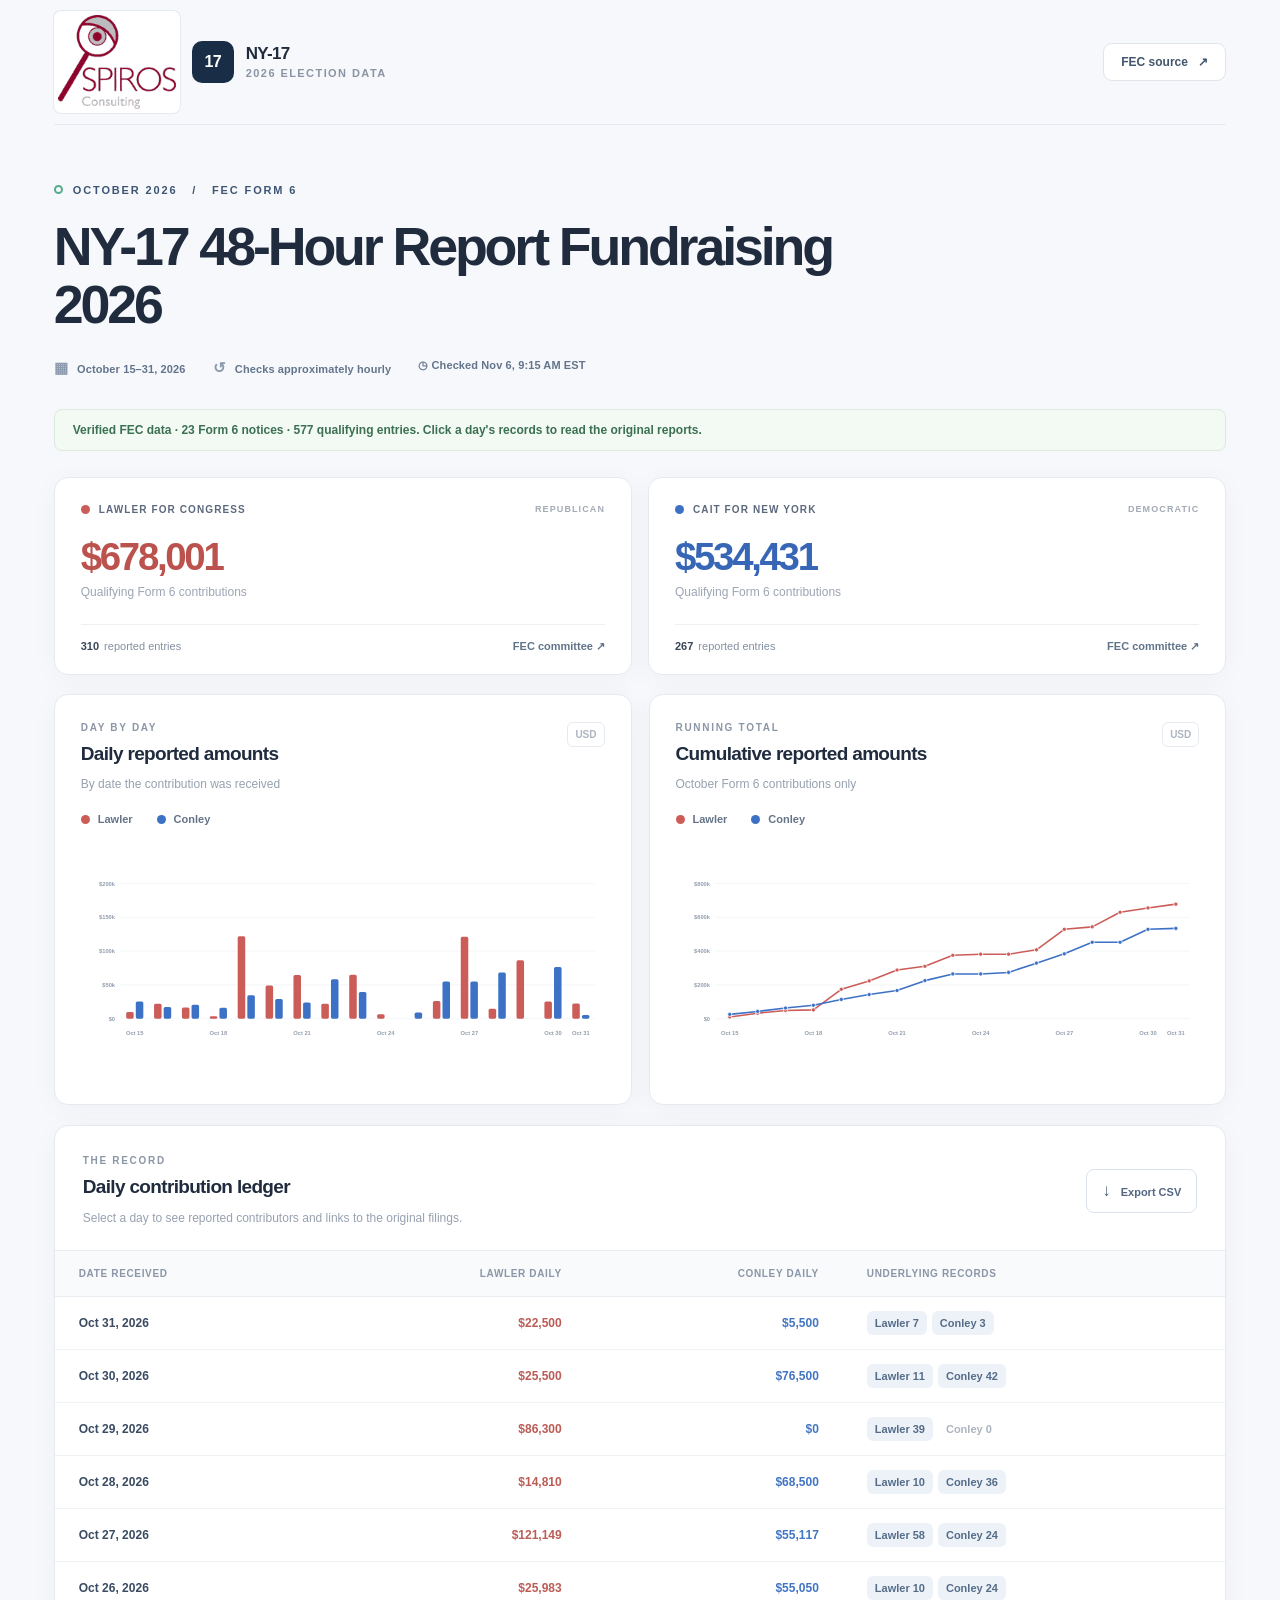
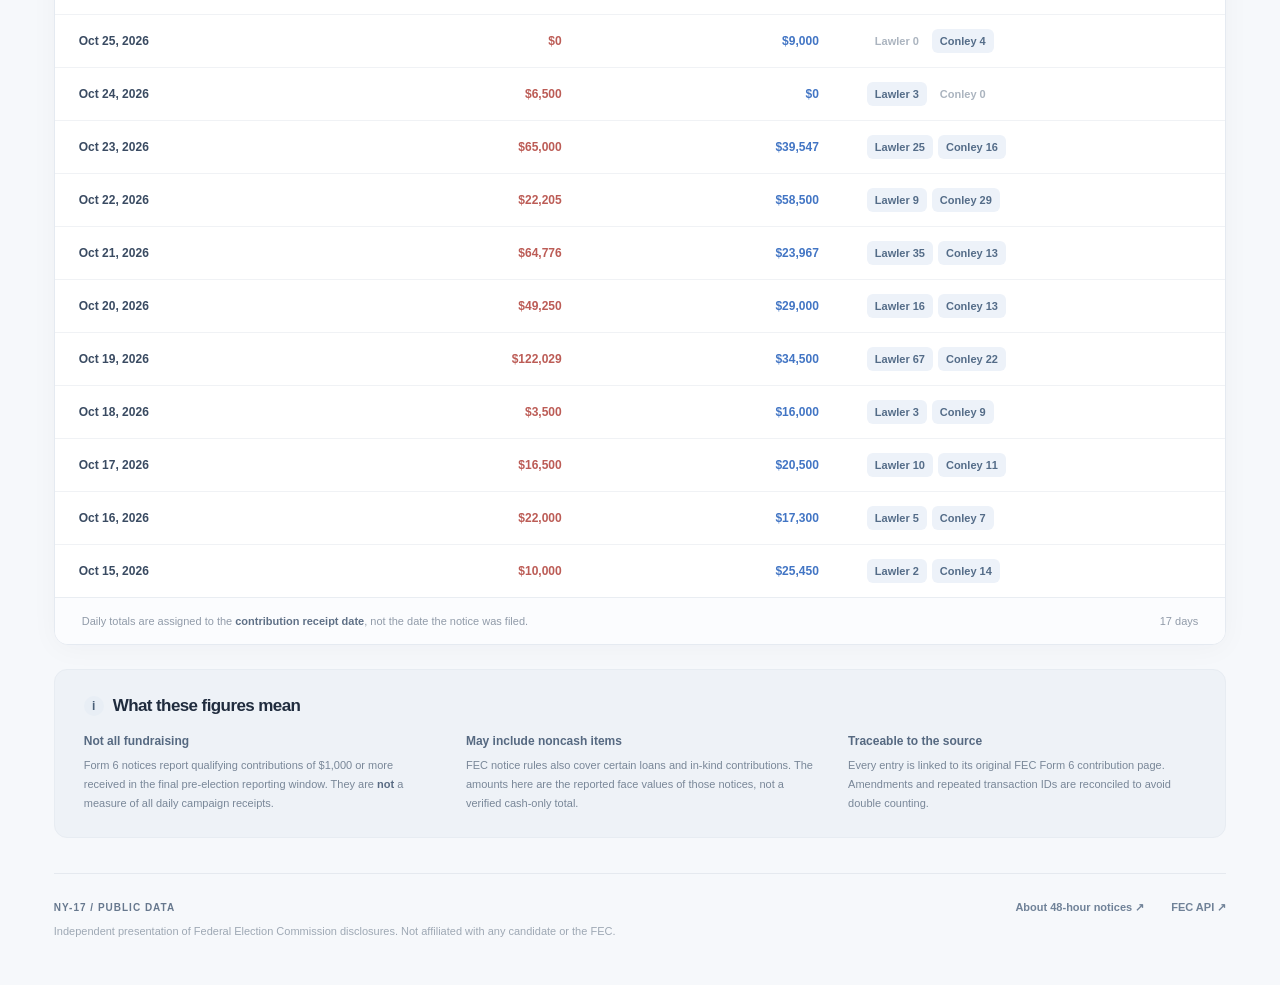
<file: index.html>
<!doctype html>
<html lang="en">
<head>
  <meta charset="utf-8">
  <meta name="viewport" content="width=device-width, initial-scale=1">
  <meta name="theme-color" content="#f6f7fa">
  <meta name="description" content="Compare October 2026 FEC 48-hour contribution notices filed by Lawler for Congress and Cait for New York. Daily and cumulative totals with sources.">
  <title>NY-17 | 48-Hour Fundraising Tracker</title>
  <link rel="stylesheet" href="./assets/styles.css?v=20261023-spiros-all-races-v1">
  <script defer src="./assets/app.js?v=20261021-hide-difference-v2"></script>
</head>
<body>
  <div class="page">
    <header class="topbar spiros-branded-header">
      <div class="brand"><img class="spiros-header-logo" src="./race-assets/spiros-consulting-logo.png" alt="Spiros Consulting" width="160" height="127" decoding="async"><span class="brand-mark" aria-hidden="true">17</span><div><strong>NY-17</strong><span>2026 Election Data</span></div></div>
      <a class="header-link" href="https://www.fec.gov/data/filings/?data_type=efiling" target="_blank" rel="noopener noreferrer">FEC source <span aria-hidden="true">↗</span></a>
    </header>
    <main>
      <div class="hero">
        <div class="eyebrow"><span class="eyebrow-dot"></span> OCTOBER 2026 &nbsp; / &nbsp; FEC FORM 6</div>
        <h1>NY-17 48-Hour Report Fundraising 2026</h1>
        <div class="hero-details"><span><span class="micro-icon">▦</span> October 15–31, 2026</span><span><span class="micro-icon">↺</span> Checks approximately hourly</span><span id="last-updated"><span class="micro-icon">◷</span> Not yet updated</span></div>
      </div>
      <section id="status" class="status status-pending" role="status" aria-live="polite">Connecting to published FEC filing data…</section>
      <section class="summary" aria-label="Reported totals">
        <article class="metric-card lawler">
          <div class="metric-top"><span class="person-mark mark-lawler" aria-hidden="true"></span><span>LAWLER FOR CONGRESS</span><span class="metric-type">REPUBLICAN</span></div>
          <div class="metric-value" id="lawler-total">—</div>
          <div class="metric-note">Qualifying Form 6 contributions</div>
          <div class="metric-bottom"><strong id="lawler-count">—</strong> reported entries <span class="metric-rule"></span> <a href="https://www.fec.gov/data/committee/C00815415/?tab=filings" target="_blank" rel="noopener noreferrer">FEC committee ↗</a></div>
        </article>
        <article class="metric-card conley">
          <div class="metric-top"><span class="person-mark mark-conley" aria-hidden="true"></span><span>CAIT FOR NEW YORK</span><span class="metric-type">DEMOCRATIC</span></div>
          <div class="metric-value" id="conley-total">—</div>
          <div class="metric-note">Qualifying Form 6 contributions</div>
          <div class="metric-bottom"><strong id="conley-count">—</strong> reported entries <span class="metric-rule"></span> <a href="https://www.fec.gov/data/committee/C00900431/?tab=filings" target="_blank" rel="noopener noreferrer">FEC committee ↗</a></div>
        </article>
      </section>
      <section class="charts" aria-label="Fundraising charts">
        <article class="chart-panel">
          <div class="panel-head"><div><div class="panel-kicker">DAY BY DAY</div><h2>Daily reported amounts</h2><p>By date the contribution was received</p></div><span class="chart-unit">USD</span></div>
          <div class="legend"><span><i class="legend-dot lawler-dot"></i>Lawler</span><span><i class="legend-dot conley-dot"></i>Conley</span></div>
          <div id="daily-chart" class="chart-host" role="img" aria-label="Grouped bar chart of daily reported contributions"><span class="chart-empty">Awaiting verified data</span></div>
        </article>
        <article class="chart-panel">
          <div class="panel-head"><div><div class="panel-kicker">RUNNING TOTAL</div><h2>Cumulative reported amounts</h2><p>October Form 6 contributions only</p></div><span class="chart-unit">USD</span></div>
          <div class="legend"><span><i class="legend-dot lawler-dot"></i>Lawler</span><span><i class="legend-dot conley-dot"></i>Conley</span></div>
          <div id="cumulative-chart" class="chart-host" role="img" aria-label="Line chart of cumulative reported contributions"><span class="chart-empty">Awaiting verified data</span></div>
        </article>
      </section>
      <section class="ledger">
        <div class="ledger-head"><div><div class="panel-kicker">THE RECORD</div><h2>Daily contribution ledger</h2><p>Select a day to see reported contributors and links to the original filings.</p></div><button class="export-button" type="button" id="download-csv" disabled><span aria-hidden="true">↓</span> Export CSV</button></div>
        <div class="table-scroll"><table>
          <thead><tr><th scope="col">Date received</th><th scope="col" class="right">Lawler daily</th><th scope="col" class="right">Conley daily</th><th scope="col">Underlying records</th></tr></thead>
          <tbody id="daily-table"><tr><td colspan="4" class="table-pending">The contribution ledger will appear after the first verified FEC refresh.</td></tr></tbody>
        </table></div>
        <div class="table-foot"><span>Daily totals are assigned to the <strong>contribution receipt date</strong>, not the date the notice was filed.</span><span id="row-count">0 days</span></div>
      </section>
      <section class="explainer">
        <div class="explainer-heading"><span class="tiny-badge">i</span><h2>What these figures mean</h2></div>
        <div class="explainer-grid">
          <div><h3>Not all fundraising</h3><p>Form 6 notices report qualifying contributions of $1,000 or more received in the final pre-election reporting window. They are <strong>not</strong> a measure of all daily campaign receipts.</p></div>
          <div><h3>May include noncash items</h3><p>FEC notice rules also cover certain loans and in-kind contributions. The amounts here are the reported face values of those notices, not a verified cash-only total.</p></div>
          <div><h3>Traceable to the source</h3><p>Every entry is linked to its original FEC Form 6 contribution page. Amendments and repeated transaction IDs are reconciled to avoid double counting.</p></div>
        </div>
      </section>
      <div id="data-warnings" class="warnings" hidden></div>
    </main>
    <footer class="footer"><div><strong>NY-17 / PUBLIC DATA</strong><p>Independent presentation of Federal Election Commission disclosures. Not affiliated with any candidate or the FEC.</p></div><div class="footer-links"><a href="https://www.fec.gov/help-candidates-and-committees/filing-reports/reporting-48-hour-notices/" target="_blank" rel="noopener noreferrer">About 48-hour notices ↗</a><a href="https://api.open.fec.gov/developers/" target="_blank" rel="noopener noreferrer">FEC API ↗</a></div></footer>
  </div>
  <dialog id="details-dialog" class="details-dialog" aria-labelledby="dialog-title"><div class="dialog-top"><div><div class="panel-kicker">CONTRIBUTION DETAILS</div><h2 id="dialog-title">October contributions</h2><p id="dialog-summary"></p></div><button type="button" class="close-button" id="close-dialog" aria-label="Close contribution details">×</button></div><div class="dialog-body" id="dialog-body"></div><div class="dialog-footer">Source: FEC Form 6 / F65. Donor mailing addresses are intentionally omitted.</div></dialog>
</body>
</html>
</file>
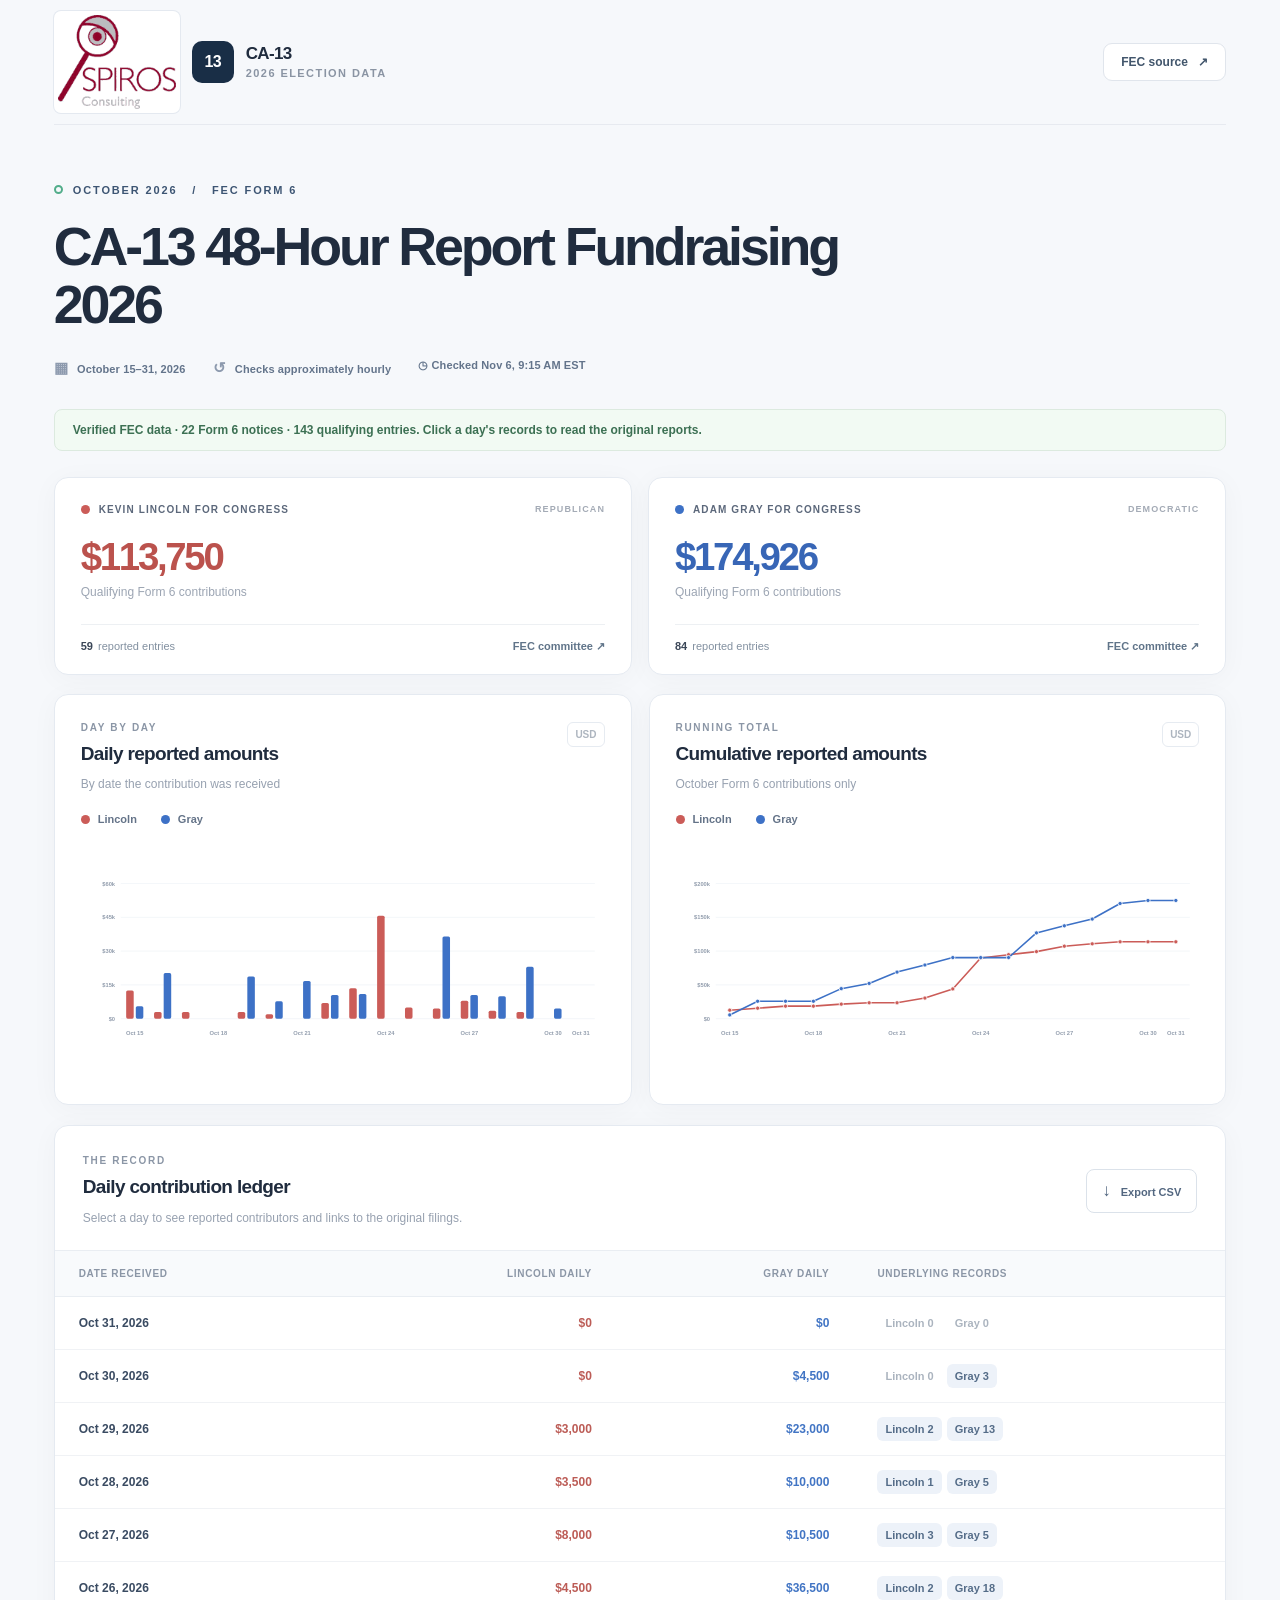
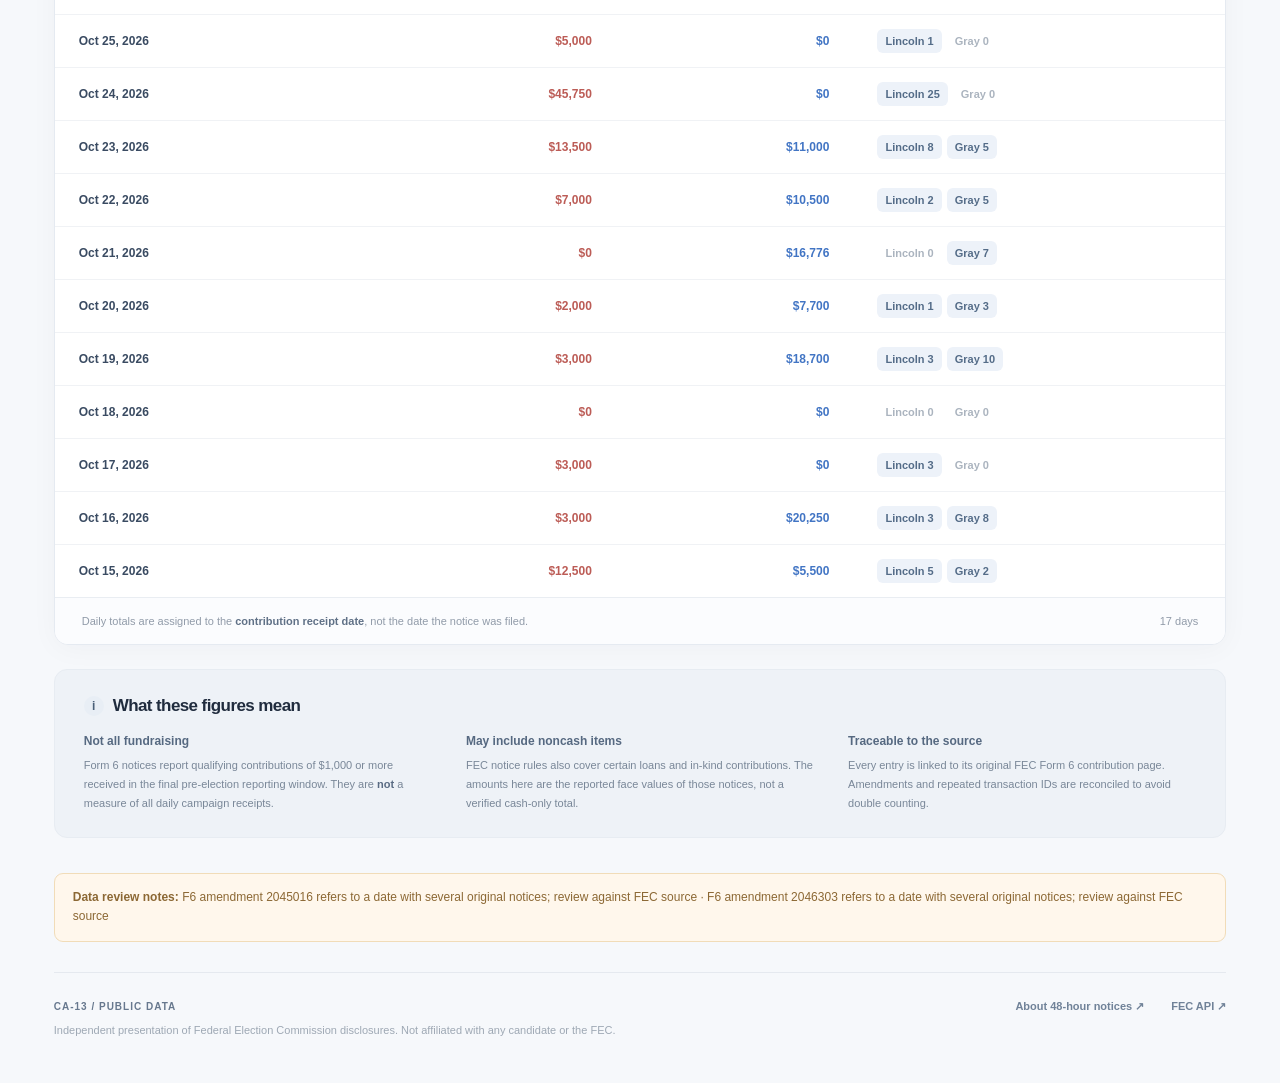
<file: ca-13/index.html>
<!doctype html>
<html lang="en">
<head>
  <meta charset="utf-8">
  <meta name="viewport" content="width=device-width, initial-scale=1">
  <meta name="theme-color" content="#f6f7fa">
  <meta name="description" content="CA-13 October 2026 FEC 48-hour fundraising: Kevin Lincoln versus Adam Gray. Daily totals, cumulative amounts, original filings, donor details.">
  <title>CA-13 | 2026 48-Hour Fundraising Tracker</title>
  <link rel="stylesheet" href="../race-assets/styles.css?v=20261021-hide-difference-v2">
  <script id="race-config" type="application/json">{"district":"CA-13","republican":{"name":"Kevin Lincoln","short":"Lincoln","committee":"Kevin Lincoln for Congress","id":"C00845826"},"democratic":{"name":"Adam Gray","short":"Gray","committee":"Adam Gray for Congress","id":"C00801431"},"slug":"ca-13"}</script>
  <script defer src="../race-assets/app.js?v=20261021-hide-difference-v2"></script>
  <!-- Trial branding is scoped to CA-13, not the shared race theme. -->
  <style>
    .ca13-branded-header {height:auto;min-height:120px;padding:11px 0;gap:16px}
    .ca13-branded-header .brand {gap:12px;min-width:0}
    .ca13-spiros-logo {display:block;flex:none;width:126px;height:auto;max-width:30vw;padding:4px;border-radius:7px;background:white;box-shadow:0 0 0 1px #e4e9f0}
    @media (max-width:680px) {
      .ca13-branded-header {min-height:98px;padding:9px 0;gap:10px}
      .ca13-spiros-logo {width:92px}
      .ca13-branded-header .brand {gap:8px}
      .ca13-branded-header .brand strong {font-size:15px}
      .ca13-branded-header .brand div span {letter-spacing:.05em;font-size:9px}
      .ca13-branded-header .header-link {font-size:10px;padding:9px;white-space:nowrap}
    }
    @media (max-width:400px) {
      .ca13-spiros-logo {width:82px}
      .ca13-branded-header .brand-mark {display:none}
      .ca13-branded-header .header-link {font-size:9px;padding:8px}
    }
  </style>
</head>
<body>
  <div class="page">
    <header class="topbar ca13-branded-header">
      <div class="brand"><img class="ca13-spiros-logo" src="./spiros-consulting-logo.png" alt="Spiros Consulting" width="160" height="127"><span class="brand-mark" aria-hidden="true">13</span><div><strong>CA-13</strong><span>2026 Election Data</span></div></div>
      <a class="header-link" href="https://www.fec.gov/data/filings/?data_type=efiling" target="_blank" rel="noopener noreferrer">FEC source <span aria-hidden="true">↗</span></a>
    </header>
    <main>
      <div class="hero">
        <div class="eyebrow"><span class="eyebrow-dot"></span> OCTOBER 2026 &nbsp; / &nbsp; FEC FORM 6</div>
        <h1>CA-13 48-Hour Report Fundraising 2026</h1>
        <div class="hero-details"><span><span class="micro-icon">▦</span> October 15–31, 2026</span><span><span class="micro-icon">↺</span> Checks approximately hourly</span><span id="last-updated"><span class="micro-icon">◷</span> Not yet updated</span></div>
      </div>
      <section id="status" class="status status-pending" role="status" aria-live="polite">Connecting to published FEC filing data…</section>
      <section class="summary" aria-label="Reported totals">
        <article class="metric-card lawler">
          <div class="metric-top"><span class="person-mark mark-lawler" aria-hidden="true"></span><span>KEVIN LINCOLN FOR CONGRESS</span><span class="metric-type">REPUBLICAN</span></div>
          <div class="metric-value" id="lawler-total">—</div>
          <div class="metric-note">Qualifying Form 6 contributions</div>
          <div class="metric-bottom"><strong id="lawler-count">—</strong> reported entries <span class="metric-rule"></span> <a href="https://www.fec.gov/data/committee/C00845826/?tab=filings" target="_blank" rel="noopener noreferrer">FEC committee ↗</a></div>
        </article>
        <article class="metric-card conley">
          <div class="metric-top"><span class="person-mark mark-conley" aria-hidden="true"></span><span>ADAM GRAY FOR CONGRESS</span><span class="metric-type">DEMOCRATIC</span></div>
          <div class="metric-value" id="conley-total">—</div>
          <div class="metric-note">Qualifying Form 6 contributions</div>
          <div class="metric-bottom"><strong id="conley-count">—</strong> reported entries <span class="metric-rule"></span> <a href="https://www.fec.gov/data/committee/C00801431/?tab=filings" target="_blank" rel="noopener noreferrer">FEC committee ↗</a></div>
        </article>
      </section>
      <section class="charts" aria-label="Fundraising charts">
        <article class="chart-panel">
          <div class="panel-head"><div><div class="panel-kicker">DAY BY DAY</div><h2>Daily reported amounts</h2><p>By date the contribution was received</p></div><span class="chart-unit">USD</span></div>
          <div class="legend"><span><i class="legend-dot lawler-dot"></i>Lincoln</span><span><i class="legend-dot conley-dot"></i>Gray</span></div>
          <div id="daily-chart" class="chart-host" role="img" aria-label="Grouped bar chart of daily reported contributions"><span class="chart-empty">Awaiting verified data</span></div>
        </article>
        <article class="chart-panel">
          <div class="panel-head"><div><div class="panel-kicker">RUNNING TOTAL</div><h2>Cumulative reported amounts</h2><p>October Form 6 contributions only</p></div><span class="chart-unit">USD</span></div>
          <div class="legend"><span><i class="legend-dot lawler-dot"></i>Lincoln</span><span><i class="legend-dot conley-dot"></i>Gray</span></div>
          <div id="cumulative-chart" class="chart-host" role="img" aria-label="Line chart of cumulative reported contributions"><span class="chart-empty">Awaiting verified data</span></div>
        </article>
      </section>
      <section class="ledger">
        <div class="ledger-head"><div><div class="panel-kicker">THE RECORD</div><h2>Daily contribution ledger</h2><p>Select a day to see reported contributors and links to the original filings.</p></div><button class="export-button" type="button" id="download-csv" disabled><span aria-hidden="true">↓</span> Export CSV</button></div>
        <div class="table-scroll"><table>
          <thead><tr><th scope="col">Date received</th><th scope="col" class="right">Lincoln daily</th><th scope="col" class="right">Gray daily</th><th scope="col">Underlying records</th></tr></thead>
          <tbody id="daily-table"><tr><td colspan="4" class="table-pending">The contribution ledger will appear after the first verified FEC refresh.</td></tr></tbody>
        </table></div>
        <div class="table-foot"><span>Daily totals are assigned to the <strong>contribution receipt date</strong>, not the date the notice was filed.</span><span id="row-count">0 days</span></div>
      </section>
      <section class="explainer">
        <div class="explainer-heading"><span class="tiny-badge">i</span><h2>What these figures mean</h2></div>
        <div class="explainer-grid">
          <div><h3>Not all fundraising</h3><p>Form 6 notices report qualifying contributions of $1,000 or more received in the final pre-election reporting window. They are <strong>not</strong> a measure of all daily campaign receipts.</p></div>
          <div><h3>May include noncash items</h3><p>FEC notice rules also cover certain loans and in-kind contributions. The amounts here are the reported face values of those notices, not a verified cash-only total.</p></div>
          <div><h3>Traceable to the source</h3><p>Every entry is linked to its original FEC Form 6 contribution page. Amendments and repeated transaction IDs are reconciled to avoid double counting.</p></div>
        </div>
      </section>
      <div id="data-warnings" class="warnings" hidden></div>
    </main>
    <footer class="footer"><div><strong>CA-13 / PUBLIC DATA</strong><p>Independent presentation of Federal Election Commission disclosures. Not affiliated with any candidate or the FEC.</p></div><div class="footer-links"><a href="https://www.fec.gov/help-candidates-and-committees/filing-reports/reporting-48-hour-notices/" target="_blank" rel="noopener noreferrer">About 48-hour notices ↗</a><a href="https://api.open.fec.gov/developers/" target="_blank" rel="noopener noreferrer">FEC API ↗</a></div></footer>
  </div>
  <dialog id="details-dialog" class="details-dialog" aria-labelledby="dialog-title"><div class="dialog-top"><div><div class="panel-kicker">CONTRIBUTION DETAILS</div><h2 id="dialog-title">October contributions</h2><p id="dialog-summary"></p></div><button type="button" class="close-button" id="close-dialog" aria-label="Close contribution details">×</button></div><div class="dialog-body" id="dialog-body"></div><div class="dialog-footer">Source: FEC Form 6 / F65. Donor mailing addresses are intentionally omitted.</div></dialog>
</body>
</html>
</file>
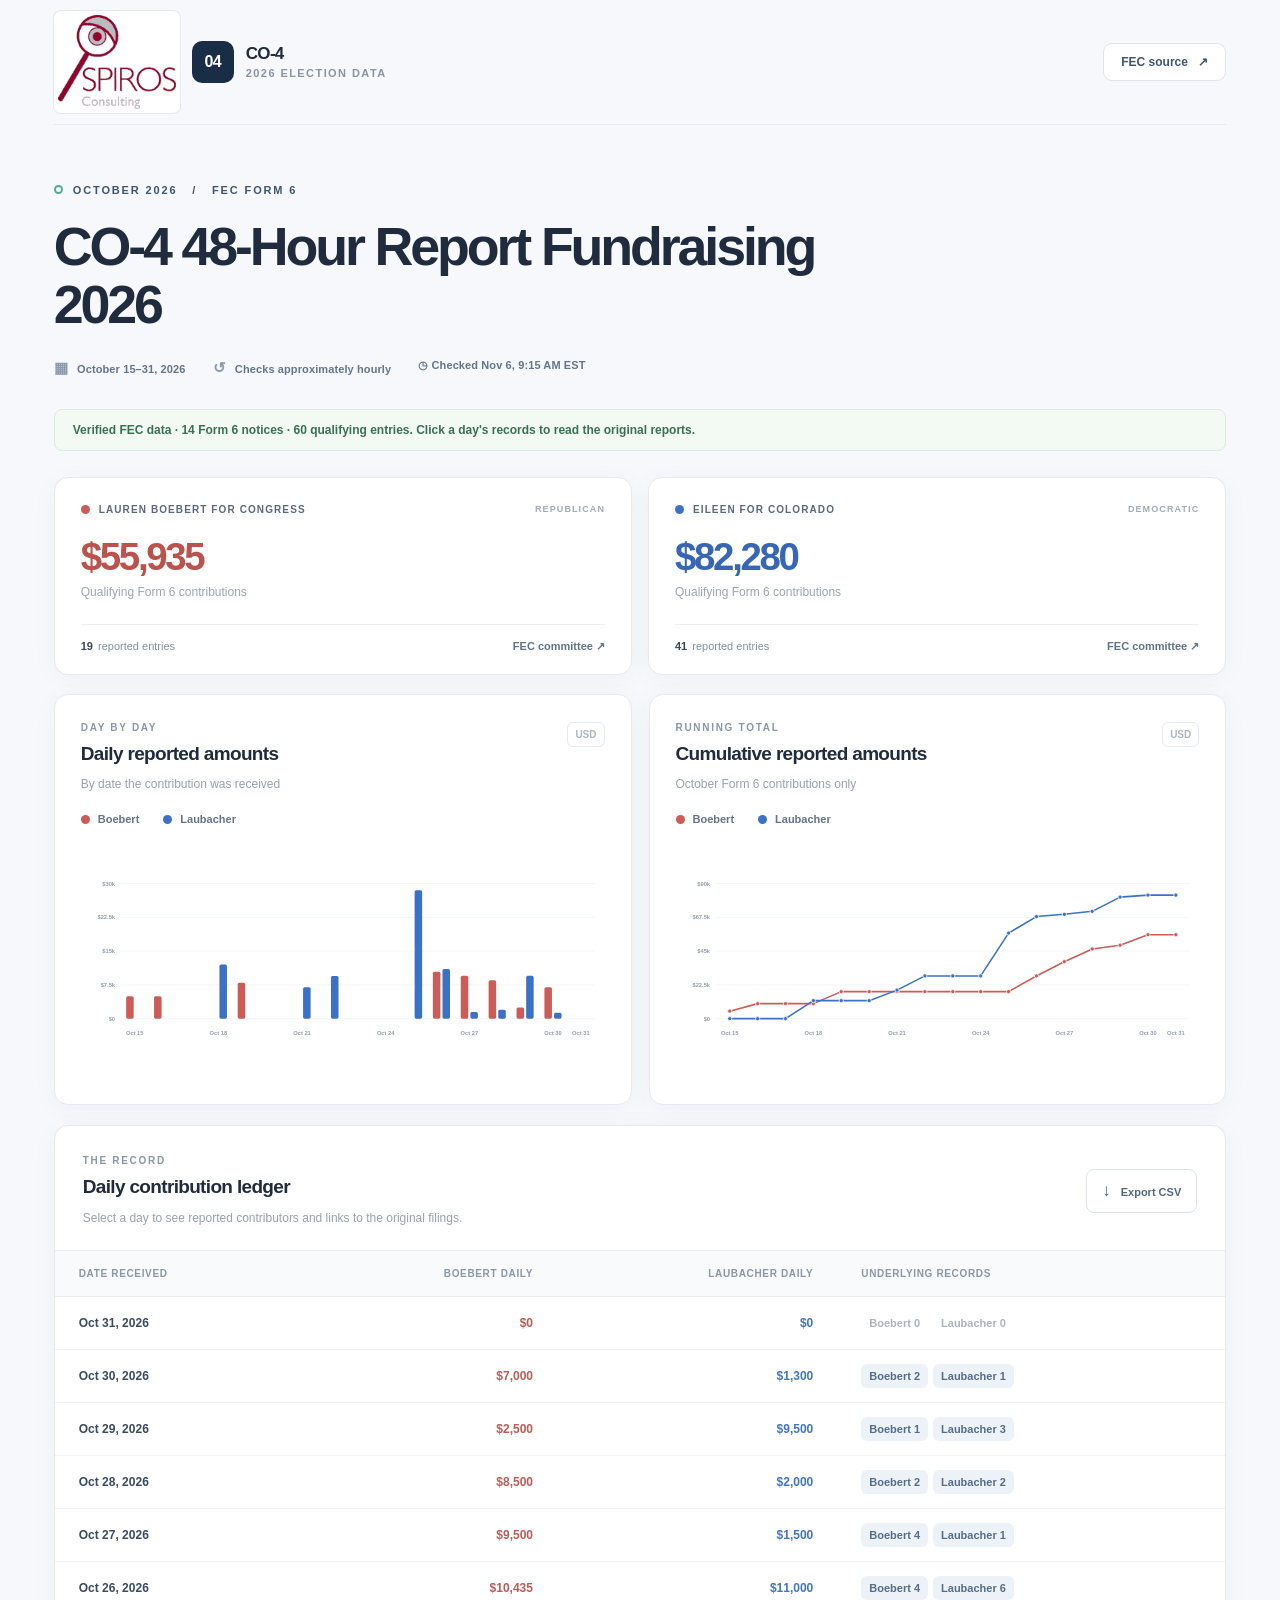
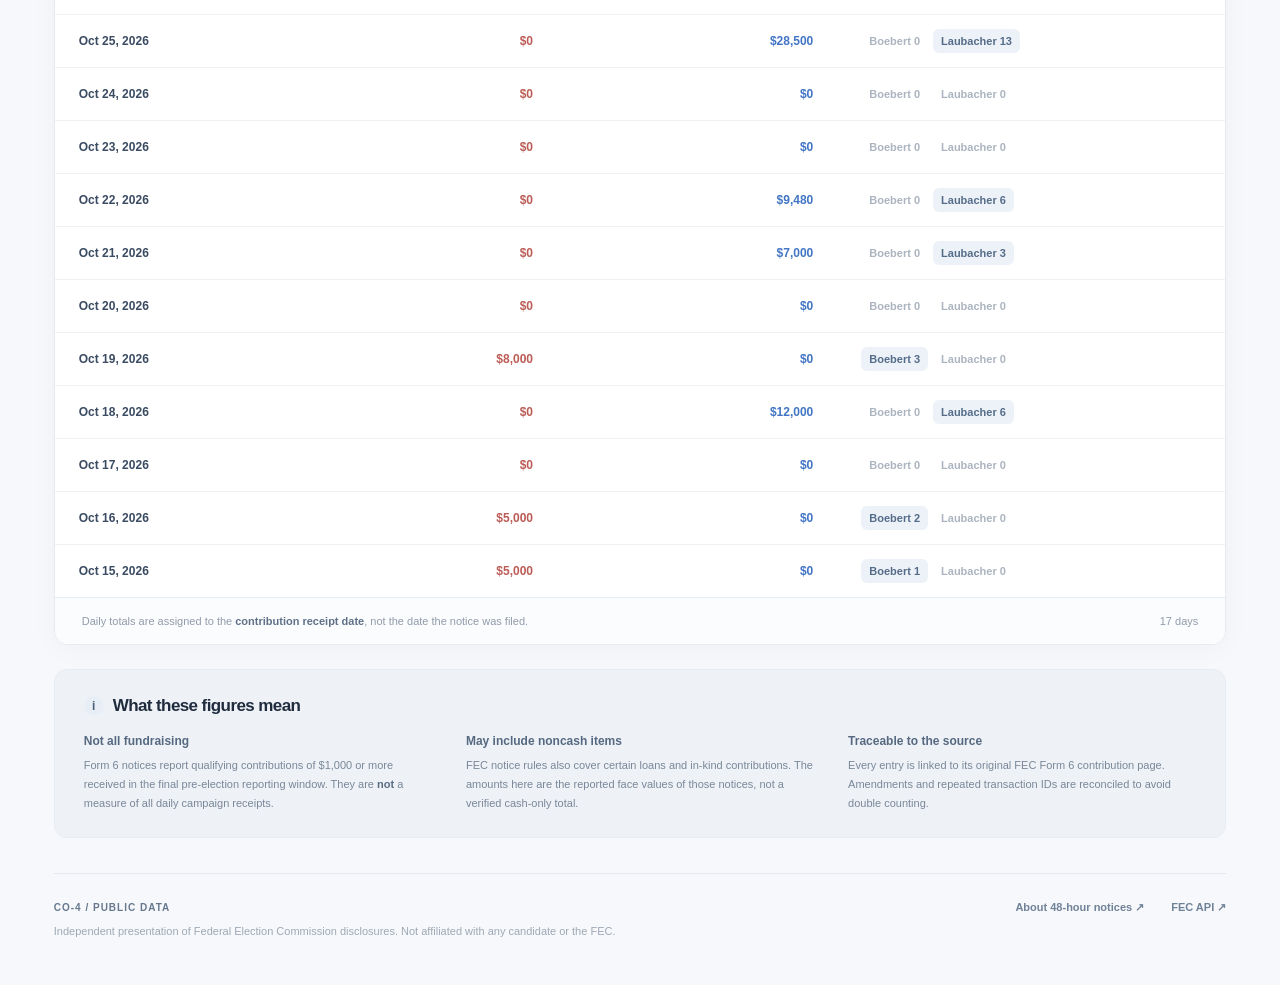
<file: co-4/index.html>
<!doctype html>
<html lang="en">
<head>
  <meta charset="utf-8">
  <meta name="viewport" content="width=device-width, initial-scale=1">
  <meta name="theme-color" content="#f6f7fa">
  <meta name="description" content="CO-4 October 2026 FEC 48-hour fundraising: Lauren Boebert versus Eileen Laubacher. Daily totals, cumulative amounts, original filings, donor details.">
  <title>CO-4 | 2026 48-Hour Fundraising Tracker</title>
  <link rel="stylesheet" href="../race-assets/styles.css?v=20261023-spiros-all-races-v1">
  <script id="race-config" type="application/json">{"district":"CO-4","republican":{"name":"Lauren Boebert","short":"Boebert","committee":"Lauren Boebert for Congress","id":"C00728238"},"democratic":{"name":"Eileen Laubacher","short":"Laubacher","committee":"Eileen for Colorado","id":"C00904284"},"slug":"co-4"}</script>
  <script defer src="../race-assets/app.js?v=20261021-hide-difference-v2"></script>
</head>
<body>
  <div class="page">
    <header class="topbar spiros-branded-header">
      <div class="brand"><img class="spiros-header-logo" src="../race-assets/spiros-consulting-logo.png" alt="Spiros Consulting" width="160" height="127" decoding="async"><span class="brand-mark" aria-hidden="true">04</span><div><strong>CO-4</strong><span>2026 Election Data</span></div></div>
      <a class="header-link" href="https://www.fec.gov/data/filings/?data_type=efiling" target="_blank" rel="noopener noreferrer">FEC source <span aria-hidden="true">↗</span></a>
    </header>
    <main>
      <div class="hero">
        <div class="eyebrow"><span class="eyebrow-dot"></span> OCTOBER 2026 &nbsp; / &nbsp; FEC FORM 6</div>
        <h1>CO-4 48-Hour Report Fundraising 2026</h1>
        <div class="hero-details"><span><span class="micro-icon">▦</span> October 15–31, 2026</span><span><span class="micro-icon">↺</span> Checks approximately hourly</span><span id="last-updated"><span class="micro-icon">◷</span> Not yet updated</span></div>
      </div>
      <section id="status" class="status status-pending" role="status" aria-live="polite">Connecting to published FEC filing data…</section>
      <section class="summary" aria-label="Reported totals">
        <article class="metric-card lawler">
          <div class="metric-top"><span class="person-mark mark-lawler" aria-hidden="true"></span><span>LAUREN BOEBERT FOR CONGRESS</span><span class="metric-type">REPUBLICAN</span></div>
          <div class="metric-value" id="lawler-total">—</div>
          <div class="metric-note">Qualifying Form 6 contributions</div>
          <div class="metric-bottom"><strong id="lawler-count">—</strong> reported entries <span class="metric-rule"></span> <a href="https://www.fec.gov/data/committee/C00728238/?tab=filings" target="_blank" rel="noopener noreferrer">FEC committee ↗</a></div>
        </article>
        <article class="metric-card conley">
          <div class="metric-top"><span class="person-mark mark-conley" aria-hidden="true"></span><span>EILEEN FOR COLORADO</span><span class="metric-type">DEMOCRATIC</span></div>
          <div class="metric-value" id="conley-total">—</div>
          <div class="metric-note">Qualifying Form 6 contributions</div>
          <div class="metric-bottom"><strong id="conley-count">—</strong> reported entries <span class="metric-rule"></span> <a href="https://www.fec.gov/data/committee/C00904284/?tab=filings" target="_blank" rel="noopener noreferrer">FEC committee ↗</a></div>
        </article>
      </section>
      <section class="charts" aria-label="Fundraising charts">
        <article class="chart-panel">
          <div class="panel-head"><div><div class="panel-kicker">DAY BY DAY</div><h2>Daily reported amounts</h2><p>By date the contribution was received</p></div><span class="chart-unit">USD</span></div>
          <div class="legend"><span><i class="legend-dot lawler-dot"></i>Boebert</span><span><i class="legend-dot conley-dot"></i>Laubacher</span></div>
          <div id="daily-chart" class="chart-host" role="img" aria-label="Grouped bar chart of daily reported contributions"><span class="chart-empty">Awaiting verified data</span></div>
        </article>
        <article class="chart-panel">
          <div class="panel-head"><div><div class="panel-kicker">RUNNING TOTAL</div><h2>Cumulative reported amounts</h2><p>October Form 6 contributions only</p></div><span class="chart-unit">USD</span></div>
          <div class="legend"><span><i class="legend-dot lawler-dot"></i>Boebert</span><span><i class="legend-dot conley-dot"></i>Laubacher</span></div>
          <div id="cumulative-chart" class="chart-host" role="img" aria-label="Line chart of cumulative reported contributions"><span class="chart-empty">Awaiting verified data</span></div>
        </article>
      </section>
      <section class="ledger">
        <div class="ledger-head"><div><div class="panel-kicker">THE RECORD</div><h2>Daily contribution ledger</h2><p>Select a day to see reported contributors and links to the original filings.</p></div><button class="export-button" type="button" id="download-csv" disabled><span aria-hidden="true">↓</span> Export CSV</button></div>
        <div class="table-scroll"><table>
          <thead><tr><th scope="col">Date received</th><th scope="col" class="right">Boebert daily</th><th scope="col" class="right">Laubacher daily</th><th scope="col">Underlying records</th></tr></thead>
          <tbody id="daily-table"><tr><td colspan="4" class="table-pending">The contribution ledger will appear after the first verified FEC refresh.</td></tr></tbody>
        </table></div>
        <div class="table-foot"><span>Daily totals are assigned to the <strong>contribution receipt date</strong>, not the date the notice was filed.</span><span id="row-count">0 days</span></div>
      </section>
      <section class="explainer">
        <div class="explainer-heading"><span class="tiny-badge">i</span><h2>What these figures mean</h2></div>
        <div class="explainer-grid">
          <div><h3>Not all fundraising</h3><p>Form 6 notices report qualifying contributions of $1,000 or more received in the final pre-election reporting window. They are <strong>not</strong> a measure of all daily campaign receipts.</p></div>
          <div><h3>May include noncash items</h3><p>FEC notice rules also cover certain loans and in-kind contributions. The amounts here are the reported face values of those notices, not a verified cash-only total.</p></div>
          <div><h3>Traceable to the source</h3><p>Every entry is linked to its original FEC Form 6 contribution page. Amendments and repeated transaction IDs are reconciled to avoid double counting.</p></div>
        </div>
      </section>
      <div id="data-warnings" class="warnings" hidden></div>
    </main>
    <footer class="footer"><div><strong>CO-4 / PUBLIC DATA</strong><p>Independent presentation of Federal Election Commission disclosures. Not affiliated with any candidate or the FEC.</p></div><div class="footer-links"><a href="https://www.fec.gov/help-candidates-and-committees/filing-reports/reporting-48-hour-notices/" target="_blank" rel="noopener noreferrer">About 48-hour notices ↗</a><a href="https://api.open.fec.gov/developers/" target="_blank" rel="noopener noreferrer">FEC API ↗</a></div></footer>
  </div>
  <dialog id="details-dialog" class="details-dialog" aria-labelledby="dialog-title"><div class="dialog-top"><div><div class="panel-kicker">CONTRIBUTION DETAILS</div><h2 id="dialog-title">October contributions</h2><p id="dialog-summary"></p></div><button type="button" class="close-button" id="close-dialog" aria-label="Close contribution details">×</button></div><div class="dialog-body" id="dialog-body"></div><div class="dialog-footer">Source: FEC Form 6 / F65. Donor mailing addresses are intentionally omitted.</div></dialog>
</body>
</html>
</file>
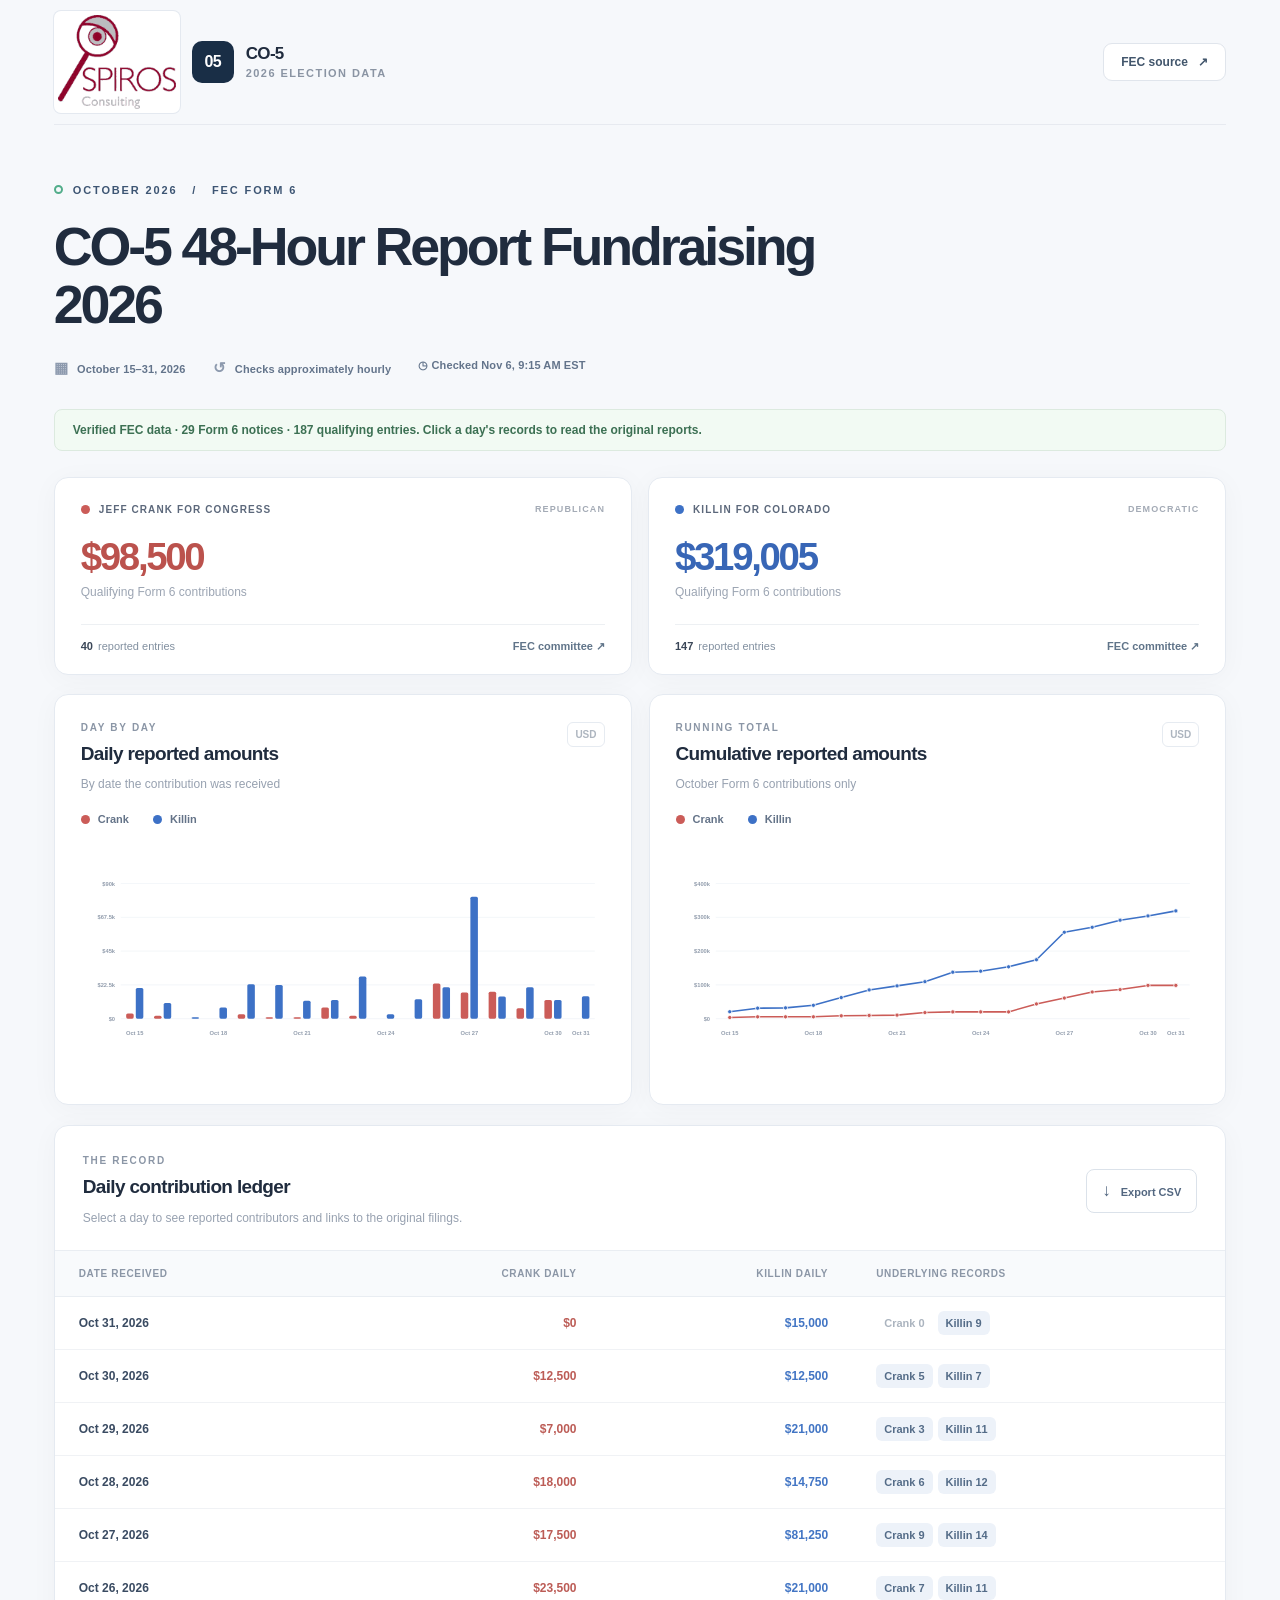
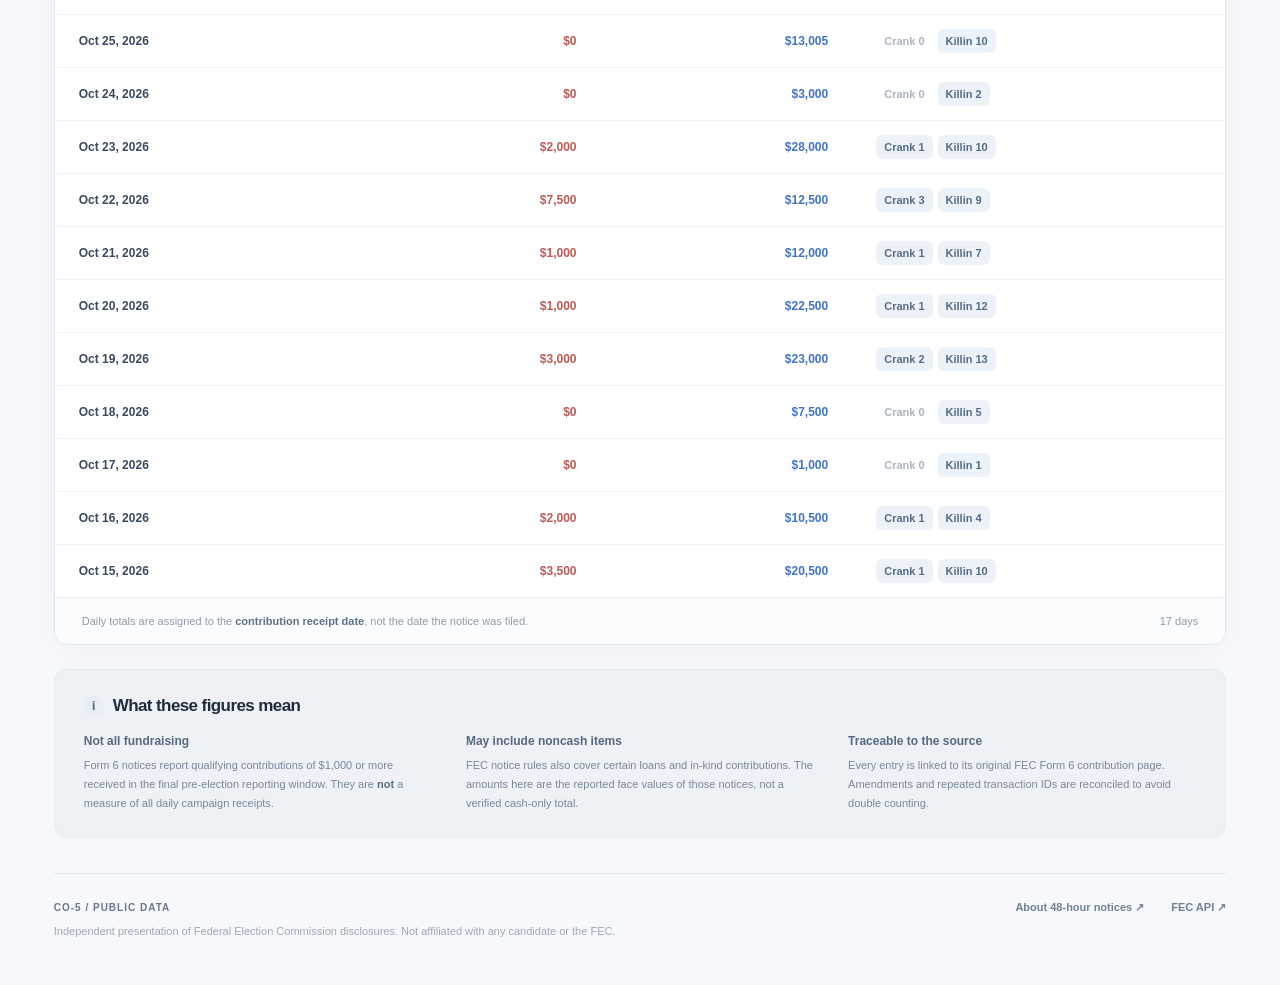
<file: co-5/index.html>
<!doctype html>
<html lang="en">
<head>
  <meta charset="utf-8">
  <meta name="viewport" content="width=device-width, initial-scale=1">
  <meta name="theme-color" content="#f6f7fa">
  <meta name="description" content="CO-5 October 2026 FEC 48-hour fundraising: Jeff Crank versus Jessica Killin. Daily totals, cumulative amounts, original filings, donor details.">
  <title>CO-5 | 2026 48-Hour Fundraising Tracker</title>
  <link rel="stylesheet" href="../race-assets/styles.css?v=20261023-spiros-all-races-v1">
  <script id="race-config" type="application/json">{"district":"CO-5","republican":{"name":"Jeff Crank","short":"Crank","committee":"Jeff Crank for Congress","id":"C00865592"},"democratic":{"name":"Jessica Killin","short":"Killin","committee":"Killin for Colorado","id":"C00911941"},"slug":"co-5"}</script>
  <script defer src="../race-assets/app.js?v=20261021-hide-difference-v2"></script>
</head>
<body>
  <div class="page">
    <header class="topbar spiros-branded-header">
      <div class="brand"><img class="spiros-header-logo" src="../race-assets/spiros-consulting-logo.png" alt="Spiros Consulting" width="160" height="127" decoding="async"><span class="brand-mark" aria-hidden="true">05</span><div><strong>CO-5</strong><span>2026 Election Data</span></div></div>
      <a class="header-link" href="https://www.fec.gov/data/filings/?data_type=efiling" target="_blank" rel="noopener noreferrer">FEC source <span aria-hidden="true">↗</span></a>
    </header>
    <main>
      <div class="hero">
        <div class="eyebrow"><span class="eyebrow-dot"></span> OCTOBER 2026 &nbsp; / &nbsp; FEC FORM 6</div>
        <h1>CO-5 48-Hour Report Fundraising 2026</h1>
        <div class="hero-details"><span><span class="micro-icon">▦</span> October 15–31, 2026</span><span><span class="micro-icon">↺</span> Checks approximately hourly</span><span id="last-updated"><span class="micro-icon">◷</span> Not yet updated</span></div>
      </div>
      <section id="status" class="status status-pending" role="status" aria-live="polite">Connecting to published FEC filing data…</section>
      <section class="summary" aria-label="Reported totals">
        <article class="metric-card lawler">
          <div class="metric-top"><span class="person-mark mark-lawler" aria-hidden="true"></span><span>JEFF CRANK FOR CONGRESS</span><span class="metric-type">REPUBLICAN</span></div>
          <div class="metric-value" id="lawler-total">—</div>
          <div class="metric-note">Qualifying Form 6 contributions</div>
          <div class="metric-bottom"><strong id="lawler-count">—</strong> reported entries <span class="metric-rule"></span> <a href="https://www.fec.gov/data/committee/C00865592/?tab=filings" target="_blank" rel="noopener noreferrer">FEC committee ↗</a></div>
        </article>
        <article class="metric-card conley">
          <div class="metric-top"><span class="person-mark mark-conley" aria-hidden="true"></span><span>KILLIN FOR COLORADO</span><span class="metric-type">DEMOCRATIC</span></div>
          <div class="metric-value" id="conley-total">—</div>
          <div class="metric-note">Qualifying Form 6 contributions</div>
          <div class="metric-bottom"><strong id="conley-count">—</strong> reported entries <span class="metric-rule"></span> <a href="https://www.fec.gov/data/committee/C00911941/?tab=filings" target="_blank" rel="noopener noreferrer">FEC committee ↗</a></div>
        </article>
      </section>
      <section class="charts" aria-label="Fundraising charts">
        <article class="chart-panel">
          <div class="panel-head"><div><div class="panel-kicker">DAY BY DAY</div><h2>Daily reported amounts</h2><p>By date the contribution was received</p></div><span class="chart-unit">USD</span></div>
          <div class="legend"><span><i class="legend-dot lawler-dot"></i>Crank</span><span><i class="legend-dot conley-dot"></i>Killin</span></div>
          <div id="daily-chart" class="chart-host" role="img" aria-label="Grouped bar chart of daily reported contributions"><span class="chart-empty">Awaiting verified data</span></div>
        </article>
        <article class="chart-panel">
          <div class="panel-head"><div><div class="panel-kicker">RUNNING TOTAL</div><h2>Cumulative reported amounts</h2><p>October Form 6 contributions only</p></div><span class="chart-unit">USD</span></div>
          <div class="legend"><span><i class="legend-dot lawler-dot"></i>Crank</span><span><i class="legend-dot conley-dot"></i>Killin</span></div>
          <div id="cumulative-chart" class="chart-host" role="img" aria-label="Line chart of cumulative reported contributions"><span class="chart-empty">Awaiting verified data</span></div>
        </article>
      </section>
      <section class="ledger">
        <div class="ledger-head"><div><div class="panel-kicker">THE RECORD</div><h2>Daily contribution ledger</h2><p>Select a day to see reported contributors and links to the original filings.</p></div><button class="export-button" type="button" id="download-csv" disabled><span aria-hidden="true">↓</span> Export CSV</button></div>
        <div class="table-scroll"><table>
          <thead><tr><th scope="col">Date received</th><th scope="col" class="right">Crank daily</th><th scope="col" class="right">Killin daily</th><th scope="col">Underlying records</th></tr></thead>
          <tbody id="daily-table"><tr><td colspan="4" class="table-pending">The contribution ledger will appear after the first verified FEC refresh.</td></tr></tbody>
        </table></div>
        <div class="table-foot"><span>Daily totals are assigned to the <strong>contribution receipt date</strong>, not the date the notice was filed.</span><span id="row-count">0 days</span></div>
      </section>
      <section class="explainer">
        <div class="explainer-heading"><span class="tiny-badge">i</span><h2>What these figures mean</h2></div>
        <div class="explainer-grid">
          <div><h3>Not all fundraising</h3><p>Form 6 notices report qualifying contributions of $1,000 or more received in the final pre-election reporting window. They are <strong>not</strong> a measure of all daily campaign receipts.</p></div>
          <div><h3>May include noncash items</h3><p>FEC notice rules also cover certain loans and in-kind contributions. The amounts here are the reported face values of those notices, not a verified cash-only total.</p></div>
          <div><h3>Traceable to the source</h3><p>Every entry is linked to its original FEC Form 6 contribution page. Amendments and repeated transaction IDs are reconciled to avoid double counting.</p></div>
        </div>
      </section>
      <div id="data-warnings" class="warnings" hidden></div>
    </main>
    <footer class="footer"><div><strong>CO-5 / PUBLIC DATA</strong><p>Independent presentation of Federal Election Commission disclosures. Not affiliated with any candidate or the FEC.</p></div><div class="footer-links"><a href="https://www.fec.gov/help-candidates-and-committees/filing-reports/reporting-48-hour-notices/" target="_blank" rel="noopener noreferrer">About 48-hour notices ↗</a><a href="https://api.open.fec.gov/developers/" target="_blank" rel="noopener noreferrer">FEC API ↗</a></div></footer>
  </div>
  <dialog id="details-dialog" class="details-dialog" aria-labelledby="dialog-title"><div class="dialog-top"><div><div class="panel-kicker">CONTRIBUTION DETAILS</div><h2 id="dialog-title">October contributions</h2><p id="dialog-summary"></p></div><button type="button" class="close-button" id="close-dialog" aria-label="Close contribution details">×</button></div><div class="dialog-body" id="dialog-body"></div><div class="dialog-footer">Source: FEC Form 6 / F65. Donor mailing addresses are intentionally omitted.</div></dialog>
</body>
</html>
</file>
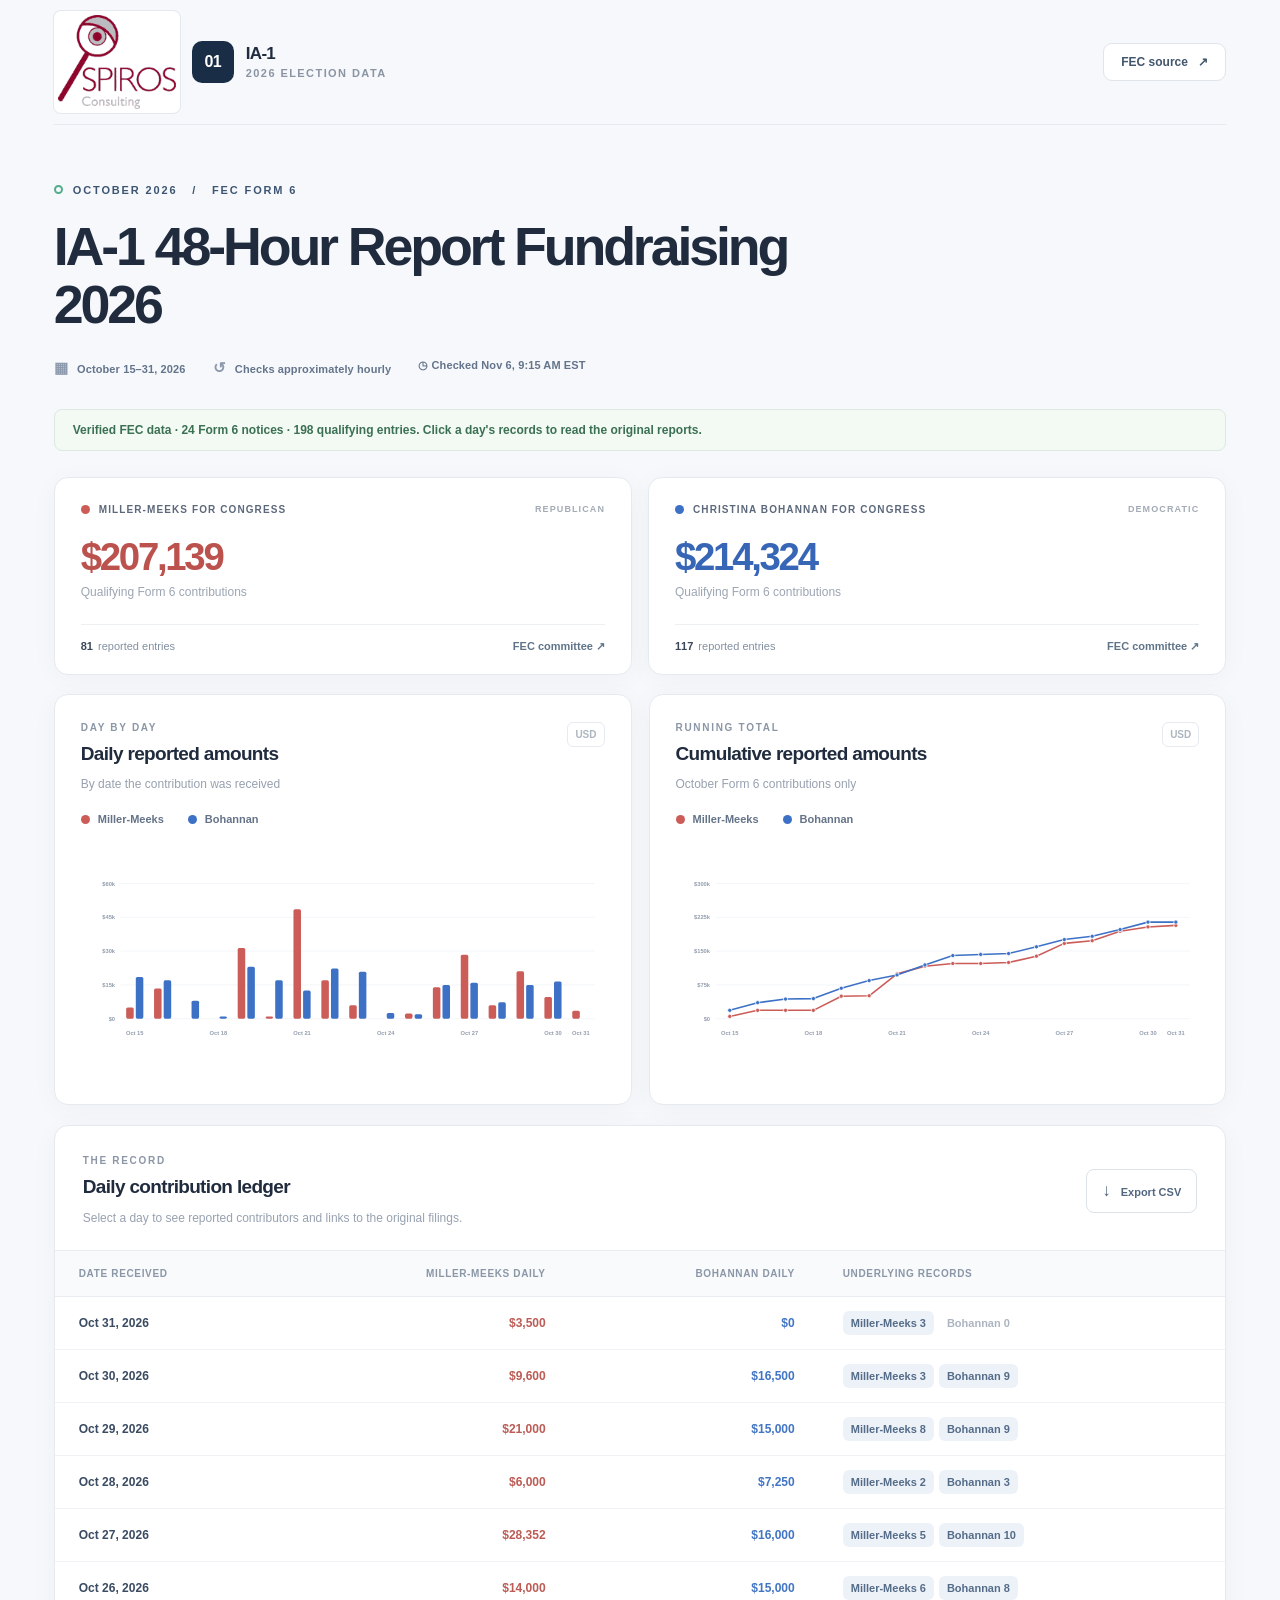
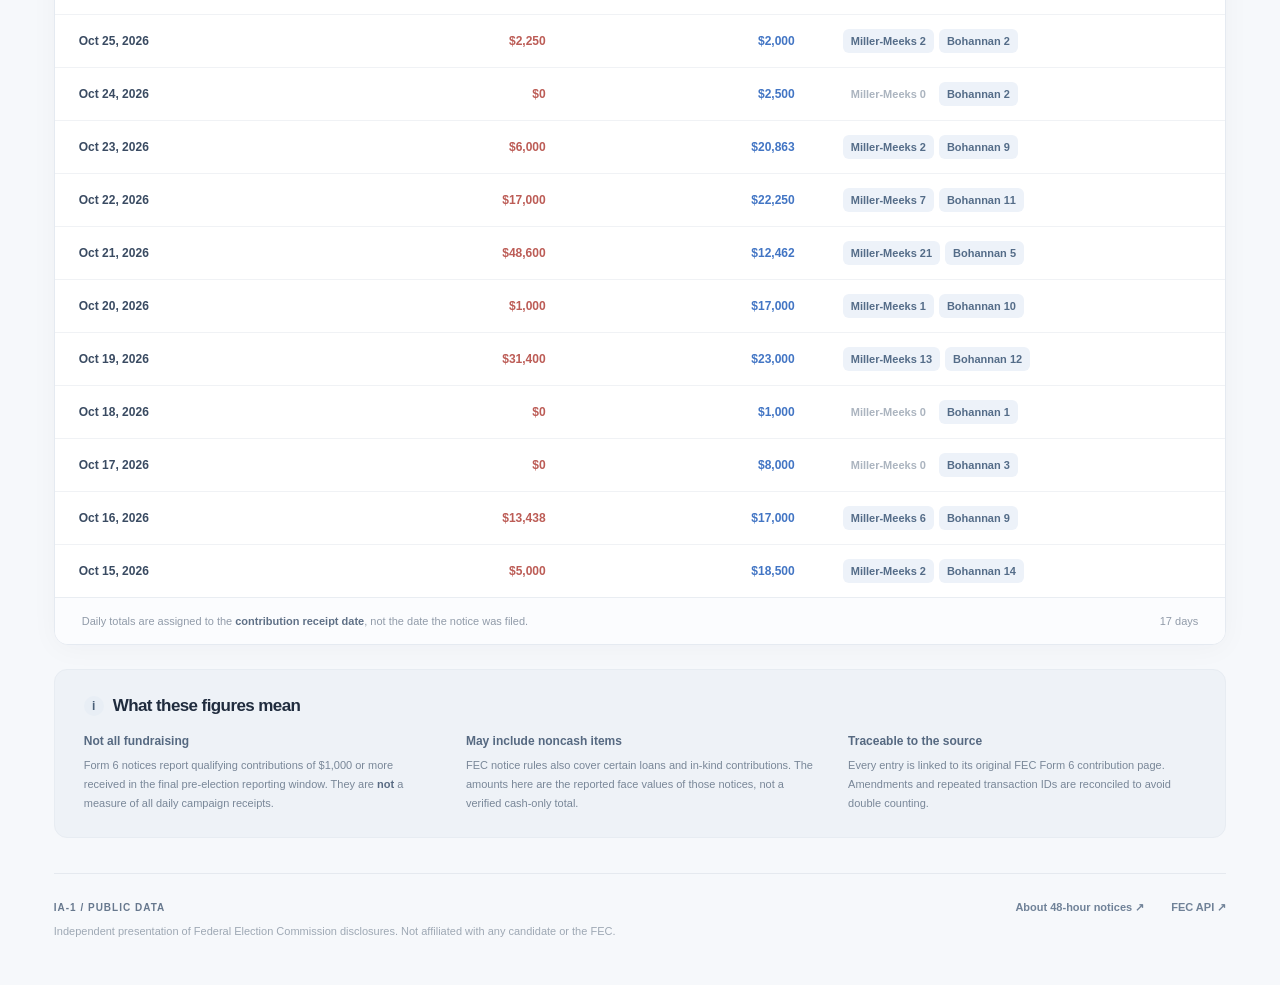
<file: ia-1/index.html>
<!doctype html>
<html lang="en">
<head>
  <meta charset="utf-8">
  <meta name="viewport" content="width=device-width, initial-scale=1">
  <meta name="theme-color" content="#f6f7fa">
  <meta name="description" content="IA-1 October 2026 FEC 48-hour fundraising: Mariannette Miller-Meeks versus Christina Bohannan. Daily totals, cumulative amounts, original filings, donor details.">
  <title>IA-1 | 2026 48-Hour Fundraising Tracker</title>
  <link rel="stylesheet" href="../race-assets/styles.css?v=20261023-spiros-all-races-v1">
  <script id="race-config" type="application/json">{"district":"IA-1","republican":{"name":"Mariannette Miller-Meeks","short":"Miller-Meeks","committee":"Miller-Meeks for Congress","id":"C00558825"},"democratic":{"name":"Christina Bohannan","short":"Bohannan","committee":"Christina Bohannan for Congress","id":"C00787820"},"slug":"ia-1"}</script>
  <script defer src="../race-assets/app.js?v=20261021-hide-difference-v2"></script>
</head>
<body>
  <div class="page">
    <header class="topbar spiros-branded-header">
      <div class="brand"><img class="spiros-header-logo" src="../race-assets/spiros-consulting-logo.png" alt="Spiros Consulting" width="160" height="127" decoding="async"><span class="brand-mark" aria-hidden="true">01</span><div><strong>IA-1</strong><span>2026 Election Data</span></div></div>
      <a class="header-link" href="https://www.fec.gov/data/filings/?data_type=efiling" target="_blank" rel="noopener noreferrer">FEC source <span aria-hidden="true">↗</span></a>
    </header>
    <main>
      <div class="hero">
        <div class="eyebrow"><span class="eyebrow-dot"></span> OCTOBER 2026 &nbsp; / &nbsp; FEC FORM 6</div>
        <h1>IA-1 48-Hour Report Fundraising 2026</h1>
        <div class="hero-details"><span><span class="micro-icon">▦</span> October 15–31, 2026</span><span><span class="micro-icon">↺</span> Checks approximately hourly</span><span id="last-updated"><span class="micro-icon">◷</span> Not yet updated</span></div>
      </div>
      <section id="status" class="status status-pending" role="status" aria-live="polite">Connecting to published FEC filing data…</section>
      <section class="summary" aria-label="Reported totals">
        <article class="metric-card lawler">
          <div class="metric-top"><span class="person-mark mark-lawler" aria-hidden="true"></span><span>MILLER-MEEKS FOR CONGRESS</span><span class="metric-type">REPUBLICAN</span></div>
          <div class="metric-value" id="lawler-total">—</div>
          <div class="metric-note">Qualifying Form 6 contributions</div>
          <div class="metric-bottom"><strong id="lawler-count">—</strong> reported entries <span class="metric-rule"></span> <a href="https://www.fec.gov/data/committee/C00558825/?tab=filings" target="_blank" rel="noopener noreferrer">FEC committee ↗</a></div>
        </article>
        <article class="metric-card conley">
          <div class="metric-top"><span class="person-mark mark-conley" aria-hidden="true"></span><span>CHRISTINA BOHANNAN FOR CONGRESS</span><span class="metric-type">DEMOCRATIC</span></div>
          <div class="metric-value" id="conley-total">—</div>
          <div class="metric-note">Qualifying Form 6 contributions</div>
          <div class="metric-bottom"><strong id="conley-count">—</strong> reported entries <span class="metric-rule"></span> <a href="https://www.fec.gov/data/committee/C00787820/?tab=filings" target="_blank" rel="noopener noreferrer">FEC committee ↗</a></div>
        </article>
      </section>
      <section class="charts" aria-label="Fundraising charts">
        <article class="chart-panel">
          <div class="panel-head"><div><div class="panel-kicker">DAY BY DAY</div><h2>Daily reported amounts</h2><p>By date the contribution was received</p></div><span class="chart-unit">USD</span></div>
          <div class="legend"><span><i class="legend-dot lawler-dot"></i>Miller-Meeks</span><span><i class="legend-dot conley-dot"></i>Bohannan</span></div>
          <div id="daily-chart" class="chart-host" role="img" aria-label="Grouped bar chart of daily reported contributions"><span class="chart-empty">Awaiting verified data</span></div>
        </article>
        <article class="chart-panel">
          <div class="panel-head"><div><div class="panel-kicker">RUNNING TOTAL</div><h2>Cumulative reported amounts</h2><p>October Form 6 contributions only</p></div><span class="chart-unit">USD</span></div>
          <div class="legend"><span><i class="legend-dot lawler-dot"></i>Miller-Meeks</span><span><i class="legend-dot conley-dot"></i>Bohannan</span></div>
          <div id="cumulative-chart" class="chart-host" role="img" aria-label="Line chart of cumulative reported contributions"><span class="chart-empty">Awaiting verified data</span></div>
        </article>
      </section>
      <section class="ledger">
        <div class="ledger-head"><div><div class="panel-kicker">THE RECORD</div><h2>Daily contribution ledger</h2><p>Select a day to see reported contributors and links to the original filings.</p></div><button class="export-button" type="button" id="download-csv" disabled><span aria-hidden="true">↓</span> Export CSV</button></div>
        <div class="table-scroll"><table>
          <thead><tr><th scope="col">Date received</th><th scope="col" class="right">Miller-Meeks daily</th><th scope="col" class="right">Bohannan daily</th><th scope="col">Underlying records</th></tr></thead>
          <tbody id="daily-table"><tr><td colspan="4" class="table-pending">The contribution ledger will appear after the first verified FEC refresh.</td></tr></tbody>
        </table></div>
        <div class="table-foot"><span>Daily totals are assigned to the <strong>contribution receipt date</strong>, not the date the notice was filed.</span><span id="row-count">0 days</span></div>
      </section>
      <section class="explainer">
        <div class="explainer-heading"><span class="tiny-badge">i</span><h2>What these figures mean</h2></div>
        <div class="explainer-grid">
          <div><h3>Not all fundraising</h3><p>Form 6 notices report qualifying contributions of $1,000 or more received in the final pre-election reporting window. They are <strong>not</strong> a measure of all daily campaign receipts.</p></div>
          <div><h3>May include noncash items</h3><p>FEC notice rules also cover certain loans and in-kind contributions. The amounts here are the reported face values of those notices, not a verified cash-only total.</p></div>
          <div><h3>Traceable to the source</h3><p>Every entry is linked to its original FEC Form 6 contribution page. Amendments and repeated transaction IDs are reconciled to avoid double counting.</p></div>
        </div>
      </section>
      <div id="data-warnings" class="warnings" hidden></div>
    </main>
    <footer class="footer"><div><strong>IA-1 / PUBLIC DATA</strong><p>Independent presentation of Federal Election Commission disclosures. Not affiliated with any candidate or the FEC.</p></div><div class="footer-links"><a href="https://www.fec.gov/help-candidates-and-committees/filing-reports/reporting-48-hour-notices/" target="_blank" rel="noopener noreferrer">About 48-hour notices ↗</a><a href="https://api.open.fec.gov/developers/" target="_blank" rel="noopener noreferrer">FEC API ↗</a></div></footer>
  </div>
  <dialog id="details-dialog" class="details-dialog" aria-labelledby="dialog-title"><div class="dialog-top"><div><div class="panel-kicker">CONTRIBUTION DETAILS</div><h2 id="dialog-title">October contributions</h2><p id="dialog-summary"></p></div><button type="button" class="close-button" id="close-dialog" aria-label="Close contribution details">×</button></div><div class="dialog-body" id="dialog-body"></div><div class="dialog-footer">Source: FEC Form 6 / F65. Donor mailing addresses are intentionally omitted.</div></dialog>
</body>
</html>
</file>
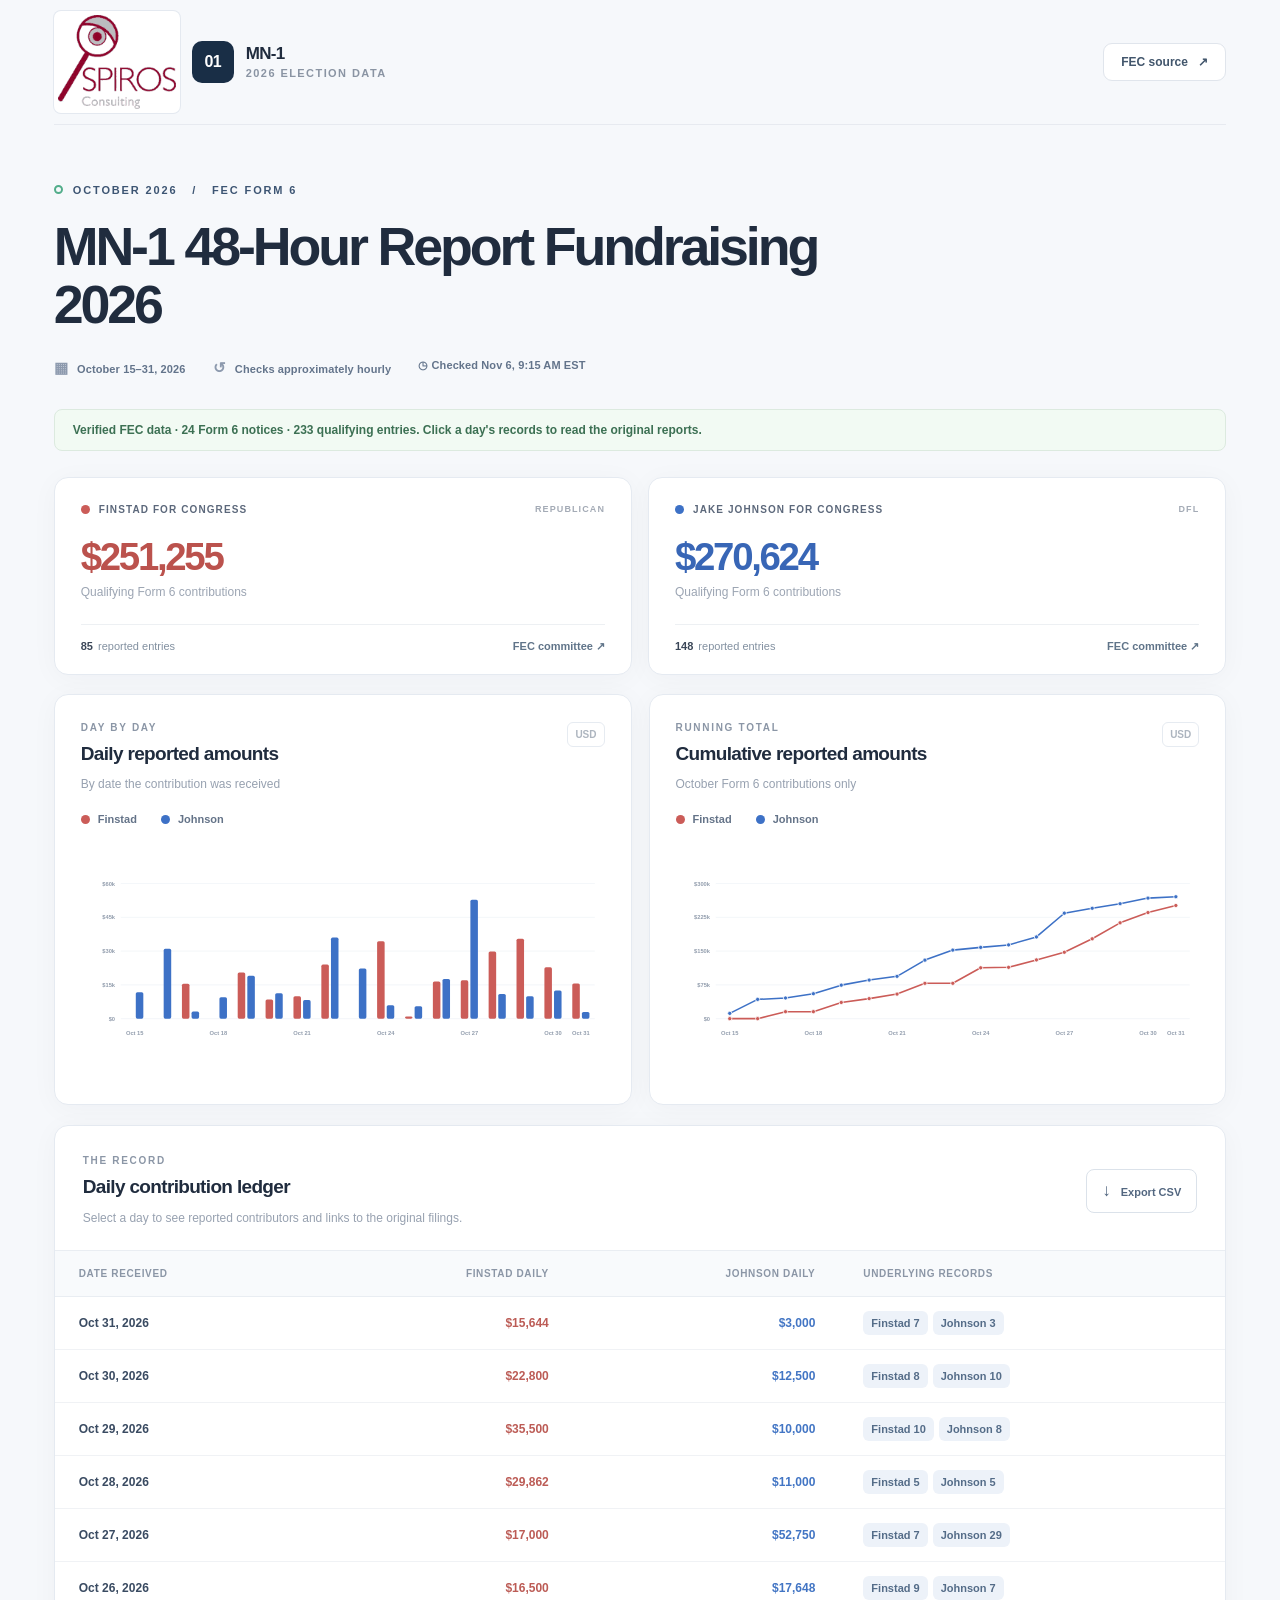
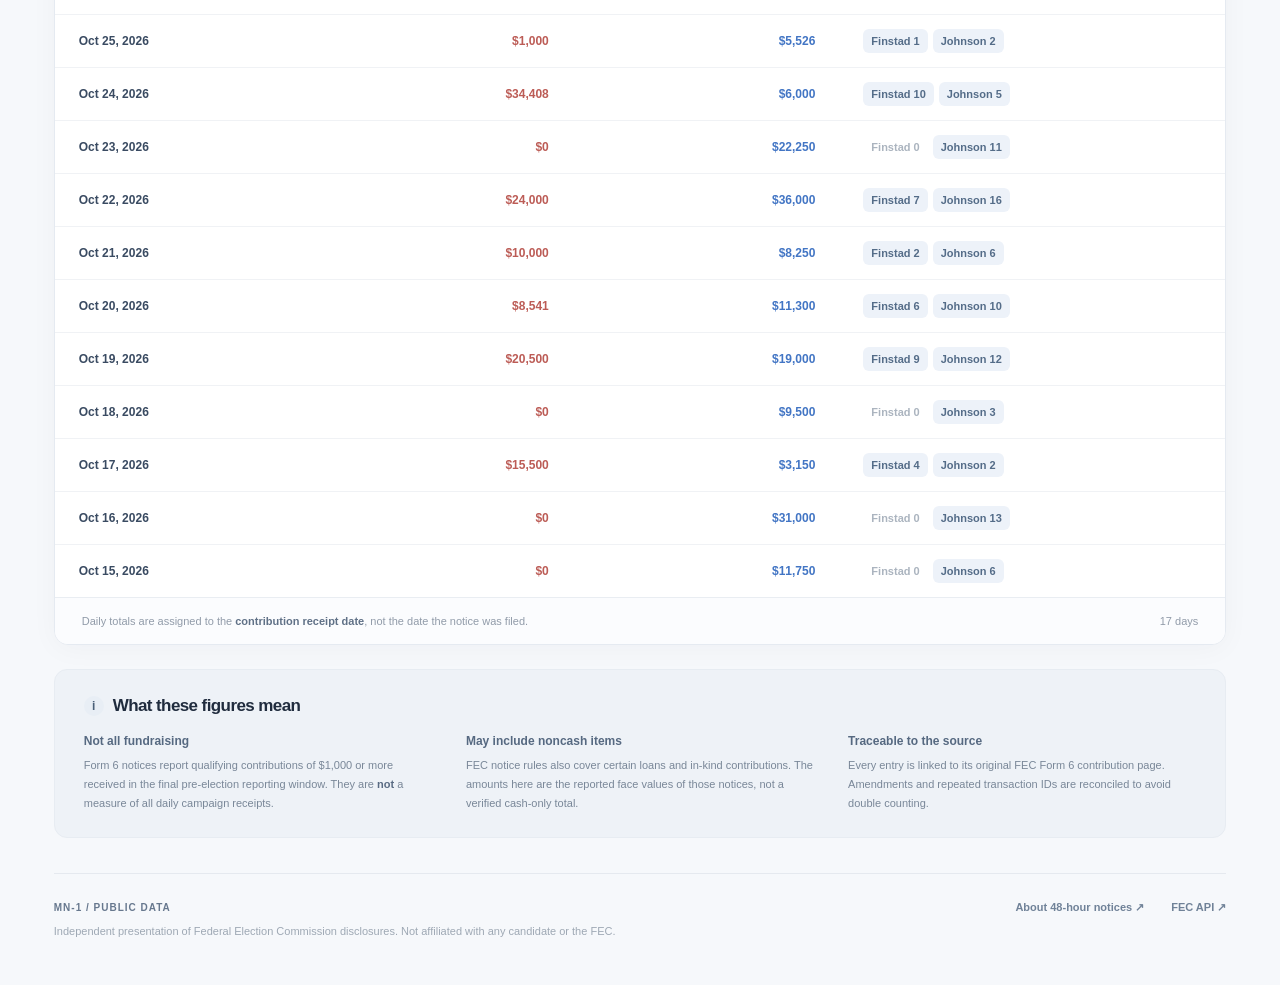
<file: mn-1/index.html>
<!doctype html>
<html lang="en">
<head>
  <meta charset="utf-8">
  <meta name="viewport" content="width=device-width, initial-scale=1">
  <meta name="theme-color" content="#f6f7fa">
  <meta name="description" content="MN-1 October 2026 FEC 48-hour fundraising: Brad Finstad versus Jake Johnson. Daily totals, cumulative amounts, original filings, donor details.">
  <title>MN-1 | 2026 48-Hour Fundraising Tracker</title>
  <link rel="stylesheet" href="../race-assets/styles.css?v=20261023-spiros-all-races-v1">
  <script id="race-config" type="application/json">{"district":"MN-1","republican":{"name":"Brad Finstad","short":"Finstad","committee":"Finstad for Congress","id":"C00807743"},"democratic":{"name":"Jake Johnson","short":"Johnson","committee":"Jake Johnson for Congress","id":"C00902684"},"slug":"mn-1"}</script>
  <script defer src="../race-assets/app.js?v=20261021-hide-difference-v2"></script>
</head>
<body>
  <div class="page">
    <header class="topbar spiros-branded-header">
      <div class="brand"><img class="spiros-header-logo" src="../race-assets/spiros-consulting-logo.png" alt="Spiros Consulting" width="160" height="127" decoding="async"><span class="brand-mark" aria-hidden="true">01</span><div><strong>MN-1</strong><span>2026 Election Data</span></div></div>
      <a class="header-link" href="https://www.fec.gov/data/filings/?data_type=efiling" target="_blank" rel="noopener noreferrer">FEC source <span aria-hidden="true">↗</span></a>
    </header>
    <main>
      <div class="hero">
        <div class="eyebrow"><span class="eyebrow-dot"></span> OCTOBER 2026 &nbsp; / &nbsp; FEC FORM 6</div>
        <h1>MN-1 48-Hour Report Fundraising 2026</h1>
        <div class="hero-details"><span><span class="micro-icon">▦</span> October 15–31, 2026</span><span><span class="micro-icon">↺</span> Checks approximately hourly</span><span id="last-updated"><span class="micro-icon">◷</span> Not yet updated</span></div>
      </div>
      <section id="status" class="status status-pending" role="status" aria-live="polite">Connecting to published FEC filing data…</section>
      <section class="summary" aria-label="Reported totals">
        <article class="metric-card lawler">
          <div class="metric-top"><span class="person-mark mark-lawler" aria-hidden="true"></span><span>FINSTAD FOR CONGRESS</span><span class="metric-type">REPUBLICAN</span></div>
          <div class="metric-value" id="lawler-total">—</div>
          <div class="metric-note">Qualifying Form 6 contributions</div>
          <div class="metric-bottom"><strong id="lawler-count">—</strong> reported entries <span class="metric-rule"></span> <a href="https://www.fec.gov/data/committee/C00807743/?tab=filings" target="_blank" rel="noopener noreferrer">FEC committee ↗</a></div>
        </article>
        <article class="metric-card conley">
          <div class="metric-top"><span class="person-mark mark-conley" aria-hidden="true"></span><span>JAKE JOHNSON FOR CONGRESS</span><span class="metric-type">DFL</span></div>
          <div class="metric-value" id="conley-total">—</div>
          <div class="metric-note">Qualifying Form 6 contributions</div>
          <div class="metric-bottom"><strong id="conley-count">—</strong> reported entries <span class="metric-rule"></span> <a href="https://www.fec.gov/data/committee/C00902684/?tab=filings" target="_blank" rel="noopener noreferrer">FEC committee ↗</a></div>
        </article>
      </section>
      <section class="charts" aria-label="Fundraising charts">
        <article class="chart-panel">
          <div class="panel-head"><div><div class="panel-kicker">DAY BY DAY</div><h2>Daily reported amounts</h2><p>By date the contribution was received</p></div><span class="chart-unit">USD</span></div>
          <div class="legend"><span><i class="legend-dot lawler-dot"></i>Finstad</span><span><i class="legend-dot conley-dot"></i>Johnson</span></div>
          <div id="daily-chart" class="chart-host" role="img" aria-label="Grouped bar chart of daily reported contributions"><span class="chart-empty">Awaiting verified data</span></div>
        </article>
        <article class="chart-panel">
          <div class="panel-head"><div><div class="panel-kicker">RUNNING TOTAL</div><h2>Cumulative reported amounts</h2><p>October Form 6 contributions only</p></div><span class="chart-unit">USD</span></div>
          <div class="legend"><span><i class="legend-dot lawler-dot"></i>Finstad</span><span><i class="legend-dot conley-dot"></i>Johnson</span></div>
          <div id="cumulative-chart" class="chart-host" role="img" aria-label="Line chart of cumulative reported contributions"><span class="chart-empty">Awaiting verified data</span></div>
        </article>
      </section>
      <section class="ledger">
        <div class="ledger-head"><div><div class="panel-kicker">THE RECORD</div><h2>Daily contribution ledger</h2><p>Select a day to see reported contributors and links to the original filings.</p></div><button class="export-button" type="button" id="download-csv" disabled><span aria-hidden="true">↓</span> Export CSV</button></div>
        <div class="table-scroll"><table>
          <thead><tr><th scope="col">Date received</th><th scope="col" class="right">Finstad daily</th><th scope="col" class="right">Johnson daily</th><th scope="col">Underlying records</th></tr></thead>
          <tbody id="daily-table"><tr><td colspan="4" class="table-pending">The contribution ledger will appear after the first verified FEC refresh.</td></tr></tbody>
        </table></div>
        <div class="table-foot"><span>Daily totals are assigned to the <strong>contribution receipt date</strong>, not the date the notice was filed.</span><span id="row-count">0 days</span></div>
      </section>
      <section class="explainer">
        <div class="explainer-heading"><span class="tiny-badge">i</span><h2>What these figures mean</h2></div>
        <div class="explainer-grid">
          <div><h3>Not all fundraising</h3><p>Form 6 notices report qualifying contributions of $1,000 or more received in the final pre-election reporting window. They are <strong>not</strong> a measure of all daily campaign receipts.</p></div>
          <div><h3>May include noncash items</h3><p>FEC notice rules also cover certain loans and in-kind contributions. The amounts here are the reported face values of those notices, not a verified cash-only total.</p></div>
          <div><h3>Traceable to the source</h3><p>Every entry is linked to its original FEC Form 6 contribution page. Amendments and repeated transaction IDs are reconciled to avoid double counting.</p></div>
        </div>
      </section>
      <div id="data-warnings" class="warnings" hidden></div>
    </main>
    <footer class="footer"><div><strong>MN-1 / PUBLIC DATA</strong><p>Independent presentation of Federal Election Commission disclosures. Not affiliated with any candidate or the FEC.</p></div><div class="footer-links"><a href="https://www.fec.gov/help-candidates-and-committees/filing-reports/reporting-48-hour-notices/" target="_blank" rel="noopener noreferrer">About 48-hour notices ↗</a><a href="https://api.open.fec.gov/developers/" target="_blank" rel="noopener noreferrer">FEC API ↗</a></div></footer>
  </div>
  <dialog id="details-dialog" class="details-dialog" aria-labelledby="dialog-title"><div class="dialog-top"><div><div class="panel-kicker">CONTRIBUTION DETAILS</div><h2 id="dialog-title">October contributions</h2><p id="dialog-summary"></p></div><button type="button" class="close-button" id="close-dialog" aria-label="Close contribution details">×</button></div><div class="dialog-body" id="dialog-body"></div><div class="dialog-footer">Source: FEC Form 6 / F65. Donor mailing addresses are intentionally omitted.</div></dialog>
</body>
</html>
</file>
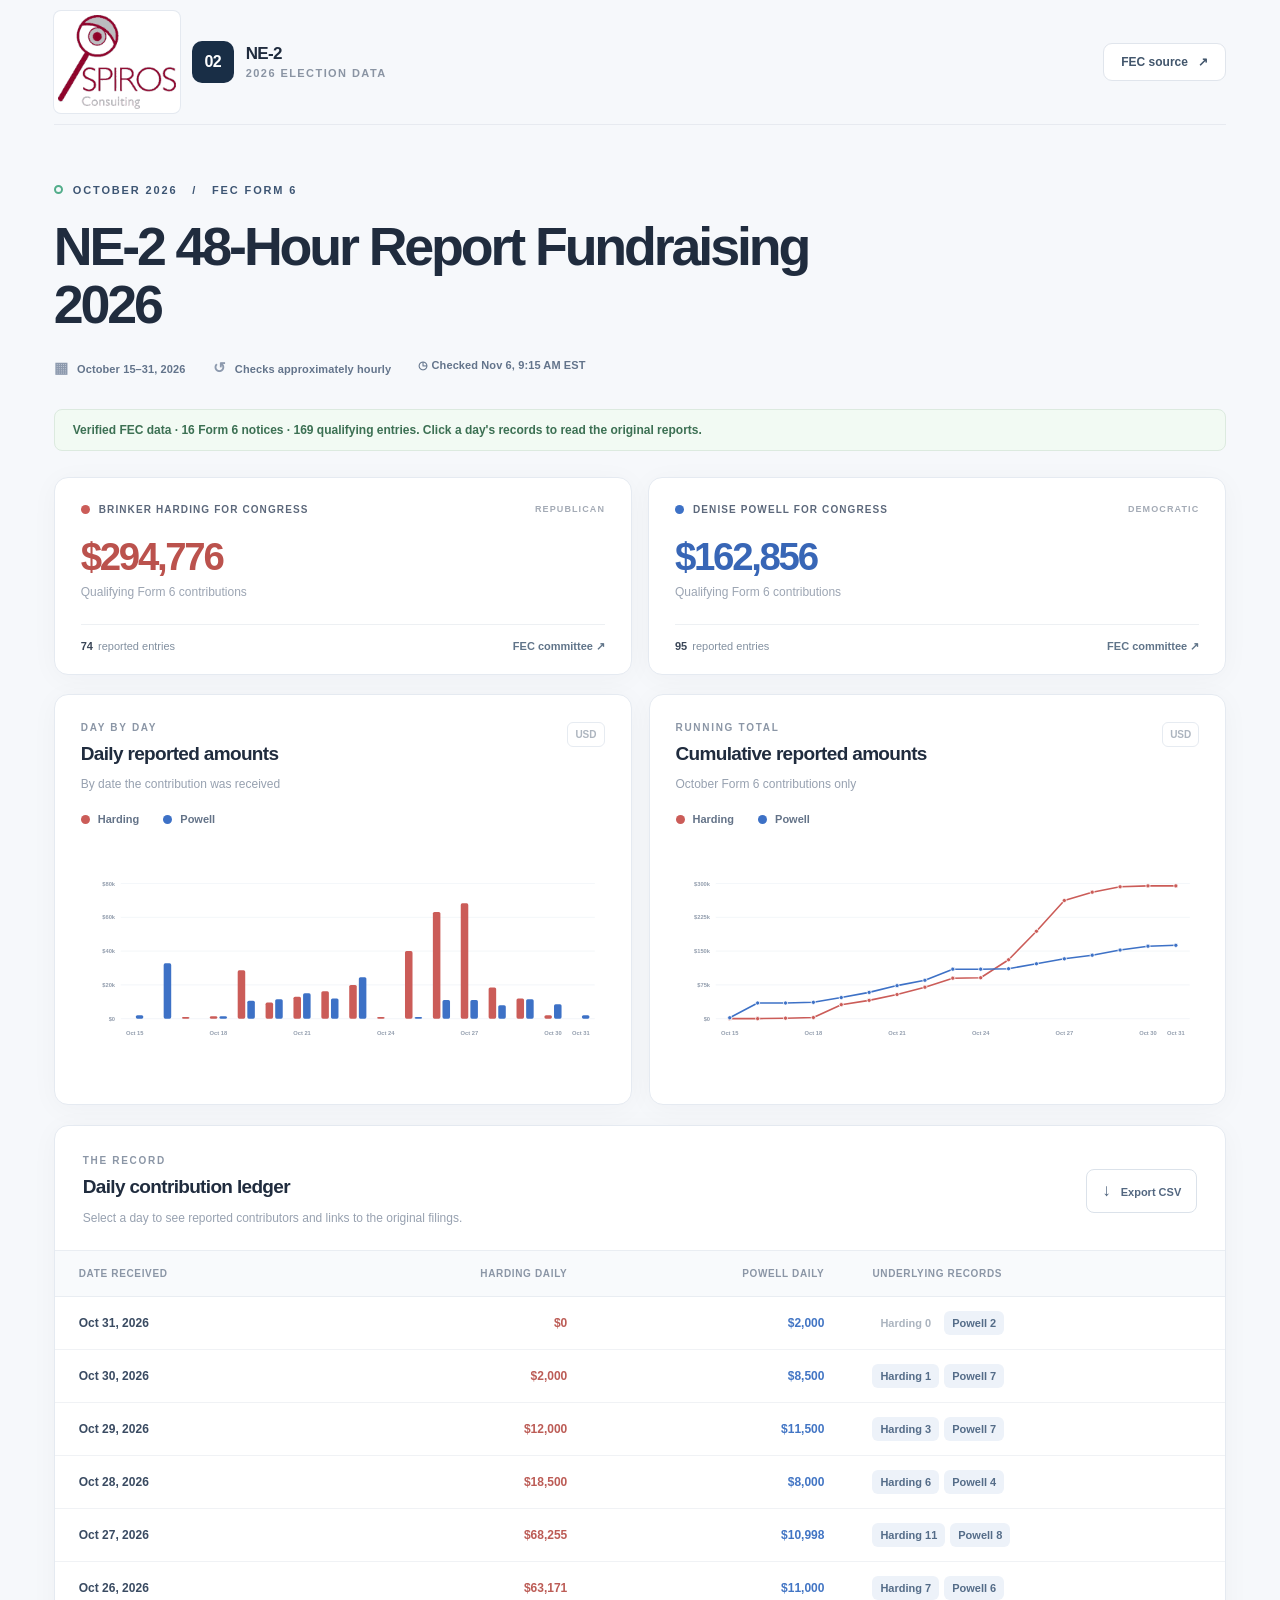
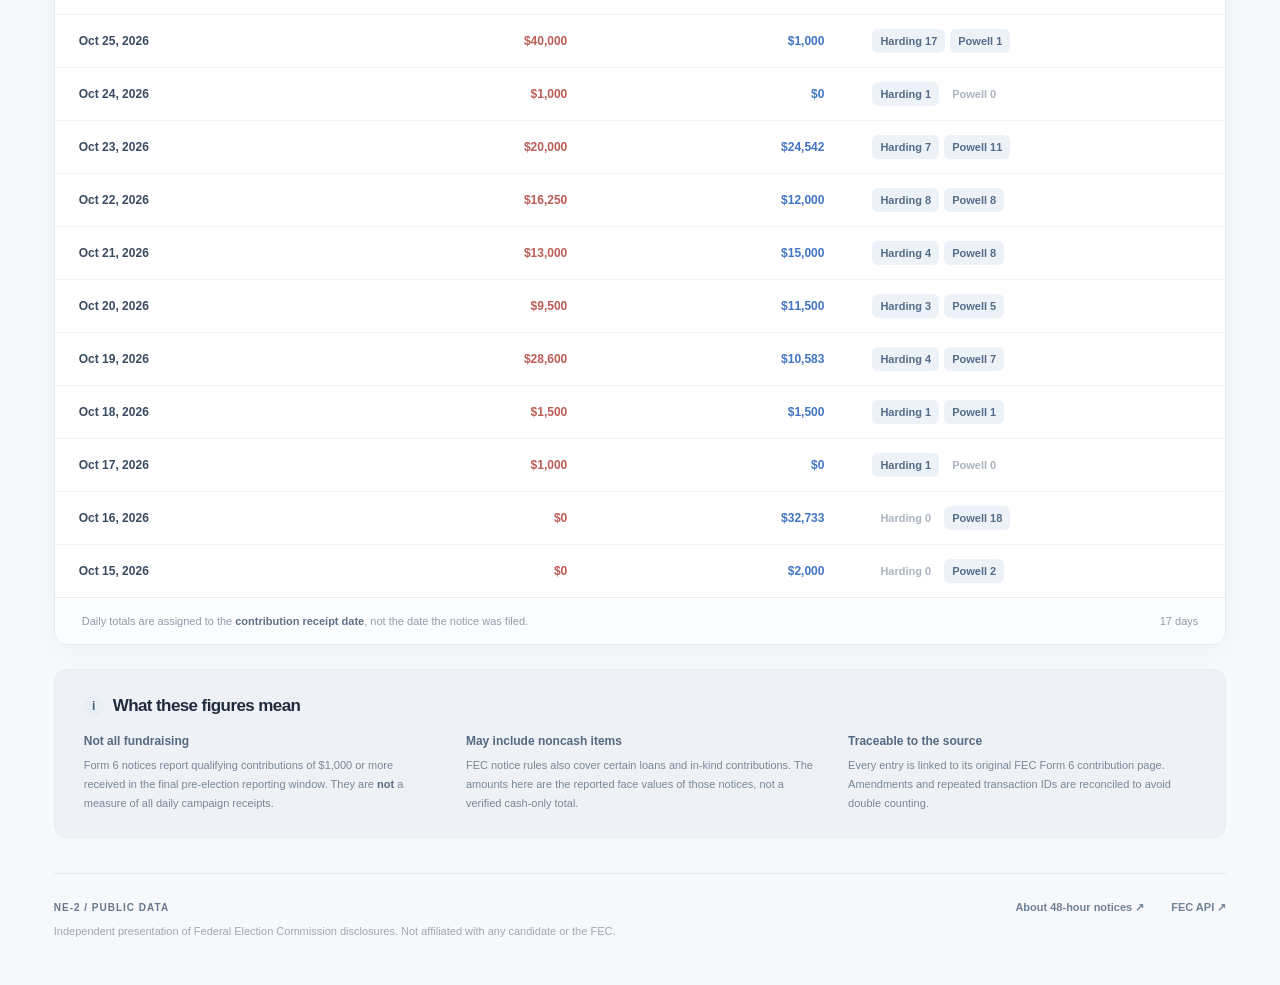
<file: ne-2/index.html>
<!doctype html>
<html lang="en">
<head>
  <meta charset="utf-8">
  <meta name="viewport" content="width=device-width, initial-scale=1">
  <meta name="theme-color" content="#f6f7fa">
  <meta name="description" content="NE-2 October 2026 FEC 48-hour fundraising: Brinker Harding versus Denise Powell. Daily totals, cumulative amounts, original filings, donor details.">
  <title>NE-2 | 2026 48-Hour Fundraising Tracker</title>
  <link rel="stylesheet" href="../race-assets/styles.css?v=20261023-spiros-all-races-v1">
  <script id="race-config" type="application/json">{"district":"NE-2","republican":{"name":"Brinker Harding","short":"Harding","committee":"Brinker Harding for Congress","id":"C00909515"},"democratic":{"name":"Denise Powell","short":"Powell","committee":"Denise Powell for Congress","id":"C00903948"},"slug":"ne-2"}</script>
  <script defer src="../race-assets/app.js?v=20261021-hide-difference-v2"></script>
</head>
<body>
  <div class="page">
    <header class="topbar spiros-branded-header">
      <div class="brand"><img class="spiros-header-logo" src="../race-assets/spiros-consulting-logo.png" alt="Spiros Consulting" width="160" height="127" decoding="async"><span class="brand-mark" aria-hidden="true">02</span><div><strong>NE-2</strong><span>2026 Election Data</span></div></div>
      <a class="header-link" href="https://www.fec.gov/data/filings/?data_type=efiling" target="_blank" rel="noopener noreferrer">FEC source <span aria-hidden="true">↗</span></a>
    </header>
    <main>
      <div class="hero">
        <div class="eyebrow"><span class="eyebrow-dot"></span> OCTOBER 2026 &nbsp; / &nbsp; FEC FORM 6</div>
        <h1>NE-2 48-Hour Report Fundraising 2026</h1>
        <div class="hero-details"><span><span class="micro-icon">▦</span> October 15–31, 2026</span><span><span class="micro-icon">↺</span> Checks approximately hourly</span><span id="last-updated"><span class="micro-icon">◷</span> Not yet updated</span></div>
      </div>
      <section id="status" class="status status-pending" role="status" aria-live="polite">Connecting to published FEC filing data…</section>
      <section class="summary" aria-label="Reported totals">
        <article class="metric-card lawler">
          <div class="metric-top"><span class="person-mark mark-lawler" aria-hidden="true"></span><span>BRINKER HARDING FOR CONGRESS</span><span class="metric-type">REPUBLICAN</span></div>
          <div class="metric-value" id="lawler-total">—</div>
          <div class="metric-note">Qualifying Form 6 contributions</div>
          <div class="metric-bottom"><strong id="lawler-count">—</strong> reported entries <span class="metric-rule"></span> <a href="https://www.fec.gov/data/committee/C00909515/?tab=filings" target="_blank" rel="noopener noreferrer">FEC committee ↗</a></div>
        </article>
        <article class="metric-card conley">
          <div class="metric-top"><span class="person-mark mark-conley" aria-hidden="true"></span><span>DENISE POWELL FOR CONGRESS</span><span class="metric-type">DEMOCRATIC</span></div>
          <div class="metric-value" id="conley-total">—</div>
          <div class="metric-note">Qualifying Form 6 contributions</div>
          <div class="metric-bottom"><strong id="conley-count">—</strong> reported entries <span class="metric-rule"></span> <a href="https://www.fec.gov/data/committee/C00903948/?tab=filings" target="_blank" rel="noopener noreferrer">FEC committee ↗</a></div>
        </article>
      </section>
      <section class="charts" aria-label="Fundraising charts">
        <article class="chart-panel">
          <div class="panel-head"><div><div class="panel-kicker">DAY BY DAY</div><h2>Daily reported amounts</h2><p>By date the contribution was received</p></div><span class="chart-unit">USD</span></div>
          <div class="legend"><span><i class="legend-dot lawler-dot"></i>Harding</span><span><i class="legend-dot conley-dot"></i>Powell</span></div>
          <div id="daily-chart" class="chart-host" role="img" aria-label="Grouped bar chart of daily reported contributions"><span class="chart-empty">Awaiting verified data</span></div>
        </article>
        <article class="chart-panel">
          <div class="panel-head"><div><div class="panel-kicker">RUNNING TOTAL</div><h2>Cumulative reported amounts</h2><p>October Form 6 contributions only</p></div><span class="chart-unit">USD</span></div>
          <div class="legend"><span><i class="legend-dot lawler-dot"></i>Harding</span><span><i class="legend-dot conley-dot"></i>Powell</span></div>
          <div id="cumulative-chart" class="chart-host" role="img" aria-label="Line chart of cumulative reported contributions"><span class="chart-empty">Awaiting verified data</span></div>
        </article>
      </section>
      <section class="ledger">
        <div class="ledger-head"><div><div class="panel-kicker">THE RECORD</div><h2>Daily contribution ledger</h2><p>Select a day to see reported contributors and links to the original filings.</p></div><button class="export-button" type="button" id="download-csv" disabled><span aria-hidden="true">↓</span> Export CSV</button></div>
        <div class="table-scroll"><table>
          <thead><tr><th scope="col">Date received</th><th scope="col" class="right">Harding daily</th><th scope="col" class="right">Powell daily</th><th scope="col">Underlying records</th></tr></thead>
          <tbody id="daily-table"><tr><td colspan="4" class="table-pending">The contribution ledger will appear after the first verified FEC refresh.</td></tr></tbody>
        </table></div>
        <div class="table-foot"><span>Daily totals are assigned to the <strong>contribution receipt date</strong>, not the date the notice was filed.</span><span id="row-count">0 days</span></div>
      </section>
      <section class="explainer">
        <div class="explainer-heading"><span class="tiny-badge">i</span><h2>What these figures mean</h2></div>
        <div class="explainer-grid">
          <div><h3>Not all fundraising</h3><p>Form 6 notices report qualifying contributions of $1,000 or more received in the final pre-election reporting window. They are <strong>not</strong> a measure of all daily campaign receipts.</p></div>
          <div><h3>May include noncash items</h3><p>FEC notice rules also cover certain loans and in-kind contributions. The amounts here are the reported face values of those notices, not a verified cash-only total.</p></div>
          <div><h3>Traceable to the source</h3><p>Every entry is linked to its original FEC Form 6 contribution page. Amendments and repeated transaction IDs are reconciled to avoid double counting.</p></div>
        </div>
      </section>
      <div id="data-warnings" class="warnings" hidden></div>
    </main>
    <footer class="footer"><div><strong>NE-2 / PUBLIC DATA</strong><p>Independent presentation of Federal Election Commission disclosures. Not affiliated with any candidate or the FEC.</p></div><div class="footer-links"><a href="https://www.fec.gov/help-candidates-and-committees/filing-reports/reporting-48-hour-notices/" target="_blank" rel="noopener noreferrer">About 48-hour notices ↗</a><a href="https://api.open.fec.gov/developers/" target="_blank" rel="noopener noreferrer">FEC API ↗</a></div></footer>
  </div>
  <dialog id="details-dialog" class="details-dialog" aria-labelledby="dialog-title"><div class="dialog-top"><div><div class="panel-kicker">CONTRIBUTION DETAILS</div><h2 id="dialog-title">October contributions</h2><p id="dialog-summary"></p></div><button type="button" class="close-button" id="close-dialog" aria-label="Close contribution details">×</button></div><div class="dialog-body" id="dialog-body"></div><div class="dialog-footer">Source: FEC Form 6 / F65. Donor mailing addresses are intentionally omitted.</div></dialog>
</body>
</html>
</file>
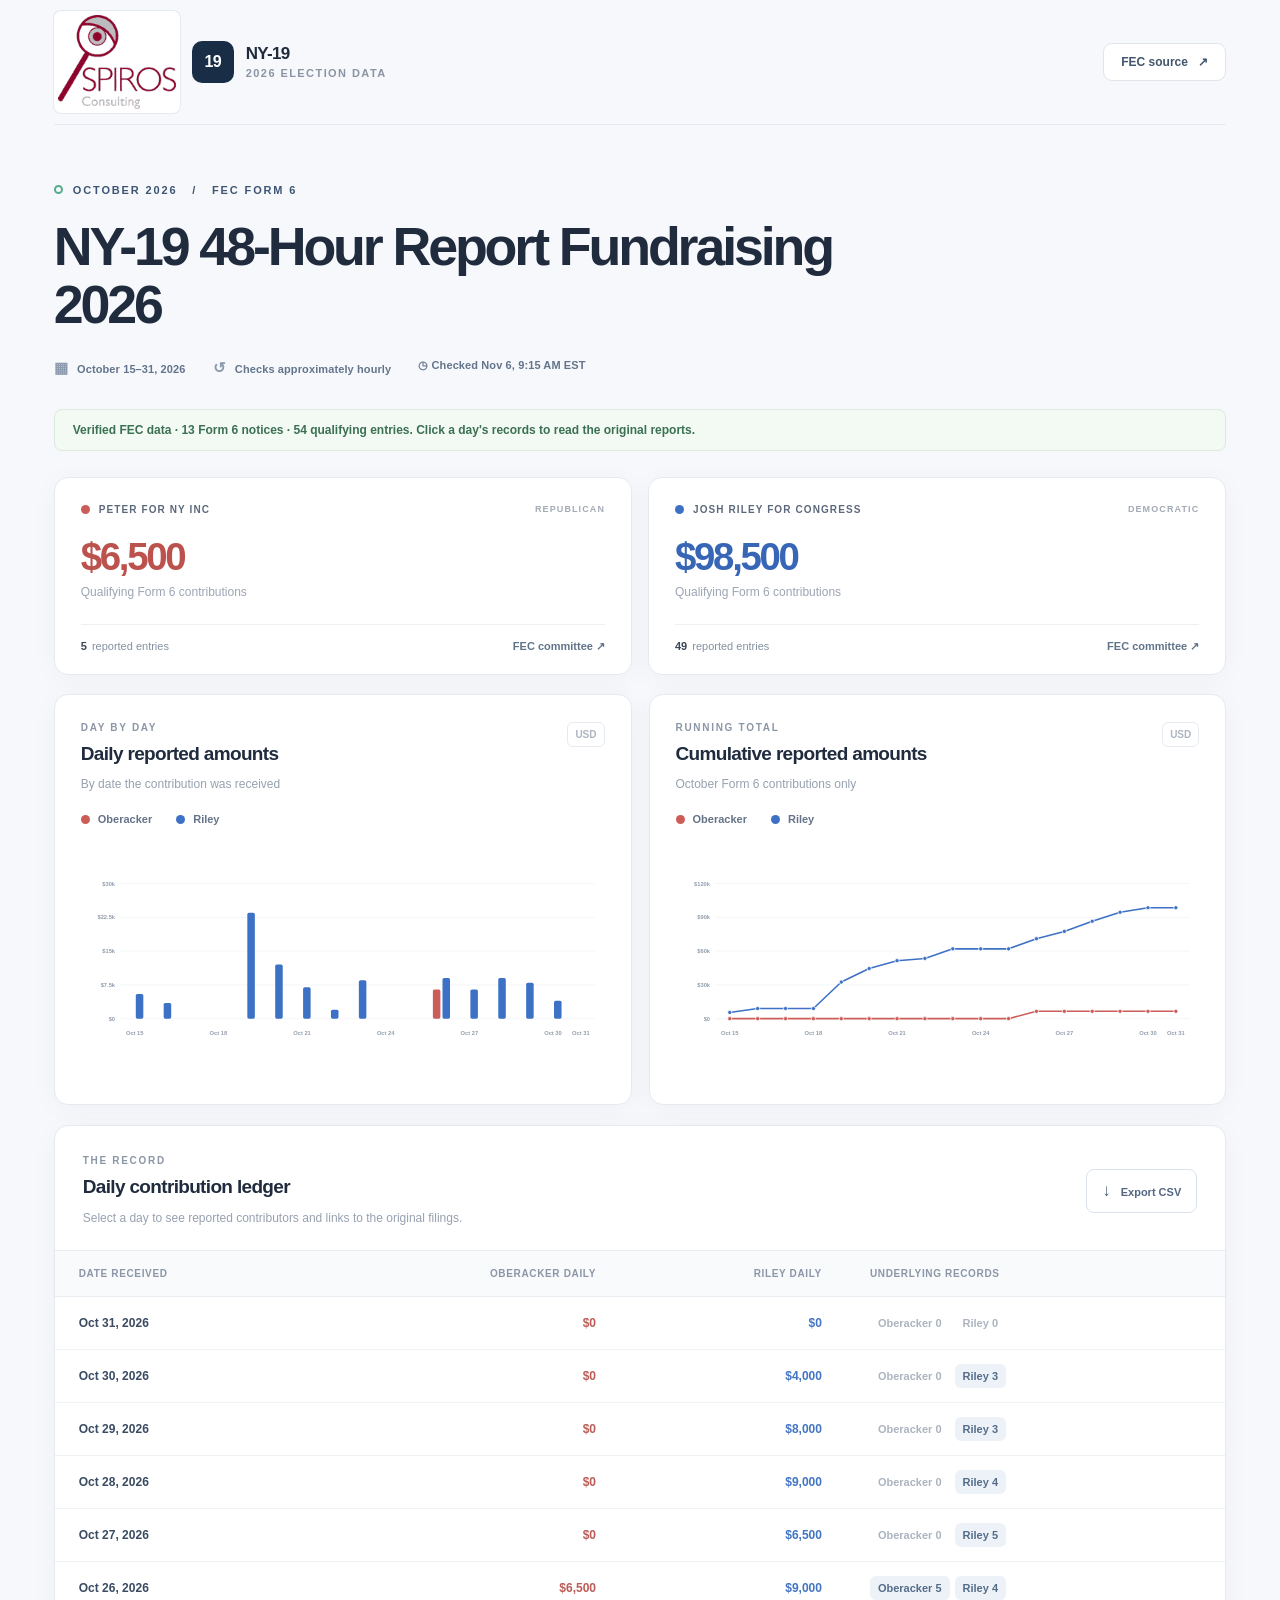
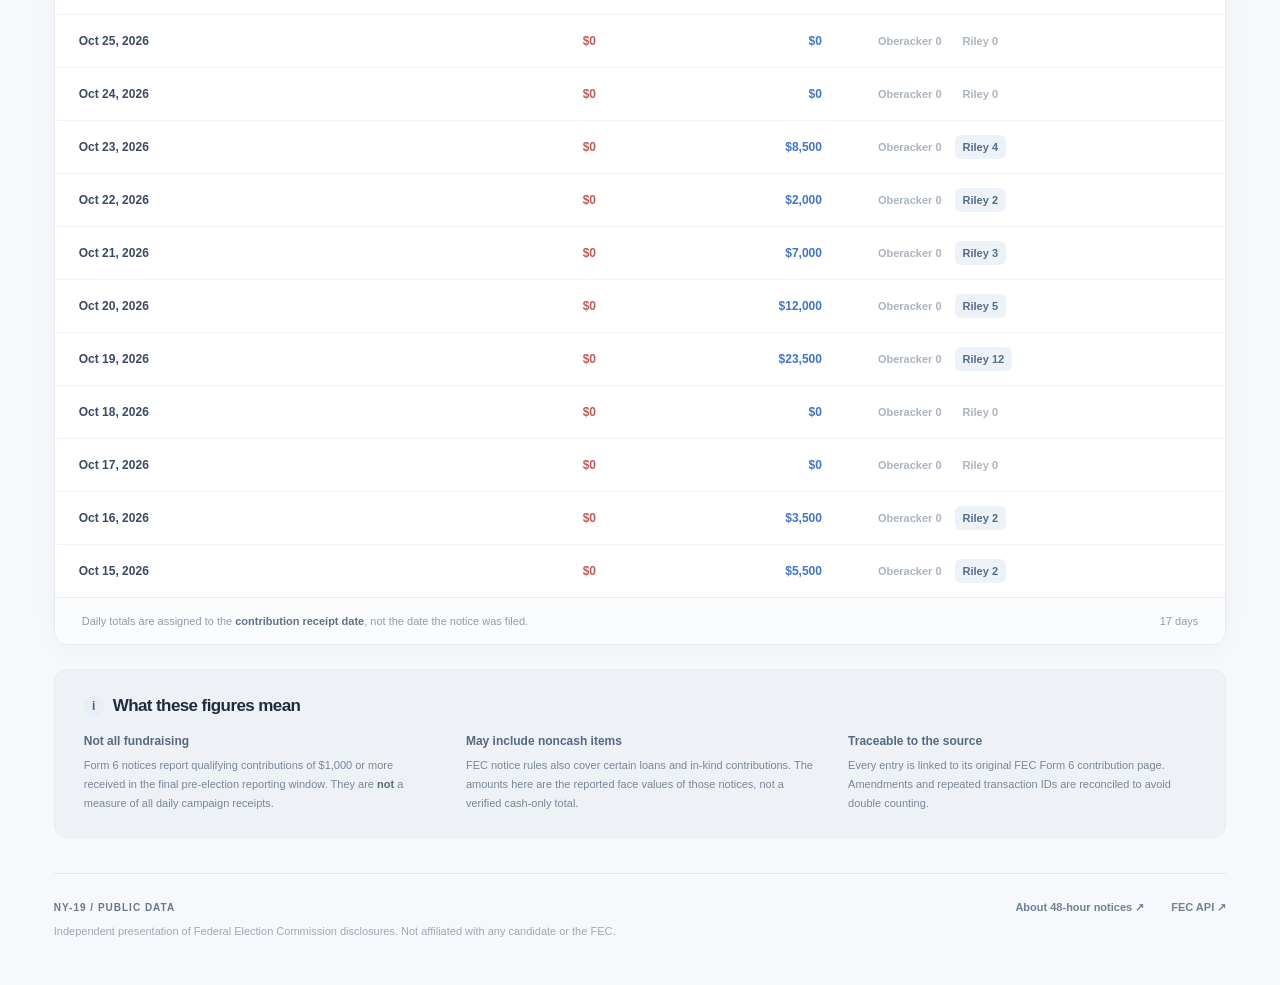
<file: ny-19/index.html>
<!doctype html>
<html lang="en">
<head>
  <meta charset="utf-8">
  <meta name="viewport" content="width=device-width, initial-scale=1">
  <meta name="theme-color" content="#f6f7fa">
  <meta name="description" content="NY-19 October 2026 FEC 48-hour fundraising: Peter Oberacker versus Josh Riley. Daily totals, cumulative amounts, original filings, donor details.">
  <title>NY-19 | 2026 48-Hour Fundraising Tracker</title>
  <link rel="stylesheet" href="../race-assets/styles.css?v=20261023-spiros-all-races-v1">
  <script id="race-config" type="application/json">{"district":"NY-19","republican":{"name":"Peter Oberacker","short":"Oberacker","committee":"Peter for NY Inc","id":"C00921668"},"democratic":{"name":"Josh Riley","short":"Riley","committee":"Josh Riley for Congress","id":"C00793760"},"slug":"ny-19"}</script>
  <script defer src="../race-assets/app.js?v=20261021-hide-difference-v2"></script>
</head>
<body>
  <div class="page">
    <header class="topbar spiros-branded-header">
      <div class="brand"><img class="spiros-header-logo" src="../race-assets/spiros-consulting-logo.png" alt="Spiros Consulting" width="160" height="127" decoding="async"><span class="brand-mark" aria-hidden="true">19</span><div><strong>NY-19</strong><span>2026 Election Data</span></div></div>
      <a class="header-link" href="https://www.fec.gov/data/filings/?data_type=efiling" target="_blank" rel="noopener noreferrer">FEC source <span aria-hidden="true">↗</span></a>
    </header>
    <main>
      <div class="hero">
        <div class="eyebrow"><span class="eyebrow-dot"></span> OCTOBER 2026 &nbsp; / &nbsp; FEC FORM 6</div>
        <h1>NY-19 48-Hour Report Fundraising 2026</h1>
        <div class="hero-details"><span><span class="micro-icon">▦</span> October 15–31, 2026</span><span><span class="micro-icon">↺</span> Checks approximately hourly</span><span id="last-updated"><span class="micro-icon">◷</span> Not yet updated</span></div>
      </div>
      <section id="status" class="status status-pending" role="status" aria-live="polite">Connecting to published FEC filing data…</section>
      <section class="summary" aria-label="Reported totals">
        <article class="metric-card lawler">
          <div class="metric-top"><span class="person-mark mark-lawler" aria-hidden="true"></span><span>PETER FOR NY INC</span><span class="metric-type">REPUBLICAN</span></div>
          <div class="metric-value" id="lawler-total">—</div>
          <div class="metric-note">Qualifying Form 6 contributions</div>
          <div class="metric-bottom"><strong id="lawler-count">—</strong> reported entries <span class="metric-rule"></span> <a href="https://www.fec.gov/data/committee/C00921668/?tab=filings" target="_blank" rel="noopener noreferrer">FEC committee ↗</a></div>
        </article>
        <article class="metric-card conley">
          <div class="metric-top"><span class="person-mark mark-conley" aria-hidden="true"></span><span>JOSH RILEY FOR CONGRESS</span><span class="metric-type">DEMOCRATIC</span></div>
          <div class="metric-value" id="conley-total">—</div>
          <div class="metric-note">Qualifying Form 6 contributions</div>
          <div class="metric-bottom"><strong id="conley-count">—</strong> reported entries <span class="metric-rule"></span> <a href="https://www.fec.gov/data/committee/C00793760/?tab=filings" target="_blank" rel="noopener noreferrer">FEC committee ↗</a></div>
        </article>
      </section>
      <section class="charts" aria-label="Fundraising charts">
        <article class="chart-panel">
          <div class="panel-head"><div><div class="panel-kicker">DAY BY DAY</div><h2>Daily reported amounts</h2><p>By date the contribution was received</p></div><span class="chart-unit">USD</span></div>
          <div class="legend"><span><i class="legend-dot lawler-dot"></i>Oberacker</span><span><i class="legend-dot conley-dot"></i>Riley</span></div>
          <div id="daily-chart" class="chart-host" role="img" aria-label="Grouped bar chart of daily reported contributions"><span class="chart-empty">Awaiting verified data</span></div>
        </article>
        <article class="chart-panel">
          <div class="panel-head"><div><div class="panel-kicker">RUNNING TOTAL</div><h2>Cumulative reported amounts</h2><p>October Form 6 contributions only</p></div><span class="chart-unit">USD</span></div>
          <div class="legend"><span><i class="legend-dot lawler-dot"></i>Oberacker</span><span><i class="legend-dot conley-dot"></i>Riley</span></div>
          <div id="cumulative-chart" class="chart-host" role="img" aria-label="Line chart of cumulative reported contributions"><span class="chart-empty">Awaiting verified data</span></div>
        </article>
      </section>
      <section class="ledger">
        <div class="ledger-head"><div><div class="panel-kicker">THE RECORD</div><h2>Daily contribution ledger</h2><p>Select a day to see reported contributors and links to the original filings.</p></div><button class="export-button" type="button" id="download-csv" disabled><span aria-hidden="true">↓</span> Export CSV</button></div>
        <div class="table-scroll"><table>
          <thead><tr><th scope="col">Date received</th><th scope="col" class="right">Oberacker daily</th><th scope="col" class="right">Riley daily</th><th scope="col">Underlying records</th></tr></thead>
          <tbody id="daily-table"><tr><td colspan="4" class="table-pending">The contribution ledger will appear after the first verified FEC refresh.</td></tr></tbody>
        </table></div>
        <div class="table-foot"><span>Daily totals are assigned to the <strong>contribution receipt date</strong>, not the date the notice was filed.</span><span id="row-count">0 days</span></div>
      </section>
      <section class="explainer">
        <div class="explainer-heading"><span class="tiny-badge">i</span><h2>What these figures mean</h2></div>
        <div class="explainer-grid">
          <div><h3>Not all fundraising</h3><p>Form 6 notices report qualifying contributions of $1,000 or more received in the final pre-election reporting window. They are <strong>not</strong> a measure of all daily campaign receipts.</p></div>
          <div><h3>May include noncash items</h3><p>FEC notice rules also cover certain loans and in-kind contributions. The amounts here are the reported face values of those notices, not a verified cash-only total.</p></div>
          <div><h3>Traceable to the source</h3><p>Every entry is linked to its original FEC Form 6 contribution page. Amendments and repeated transaction IDs are reconciled to avoid double counting.</p></div>
        </div>
      </section>
      <div id="data-warnings" class="warnings" hidden></div>
    </main>
    <footer class="footer"><div><strong>NY-19 / PUBLIC DATA</strong><p>Independent presentation of Federal Election Commission disclosures. Not affiliated with any candidate or the FEC.</p></div><div class="footer-links"><a href="https://www.fec.gov/help-candidates-and-committees/filing-reports/reporting-48-hour-notices/" target="_blank" rel="noopener noreferrer">About 48-hour notices ↗</a><a href="https://api.open.fec.gov/developers/" target="_blank" rel="noopener noreferrer">FEC API ↗</a></div></footer>
  </div>
  <dialog id="details-dialog" class="details-dialog" aria-labelledby="dialog-title"><div class="dialog-top"><div><div class="panel-kicker">CONTRIBUTION DETAILS</div><h2 id="dialog-title">October contributions</h2><p id="dialog-summary"></p></div><button type="button" class="close-button" id="close-dialog" aria-label="Close contribution details">×</button></div><div class="dialog-body" id="dialog-body"></div><div class="dialog-footer">Source: FEC Form 6 / F65. Donor mailing addresses are intentionally omitted.</div></dialog>
</body>
</html>
</file>
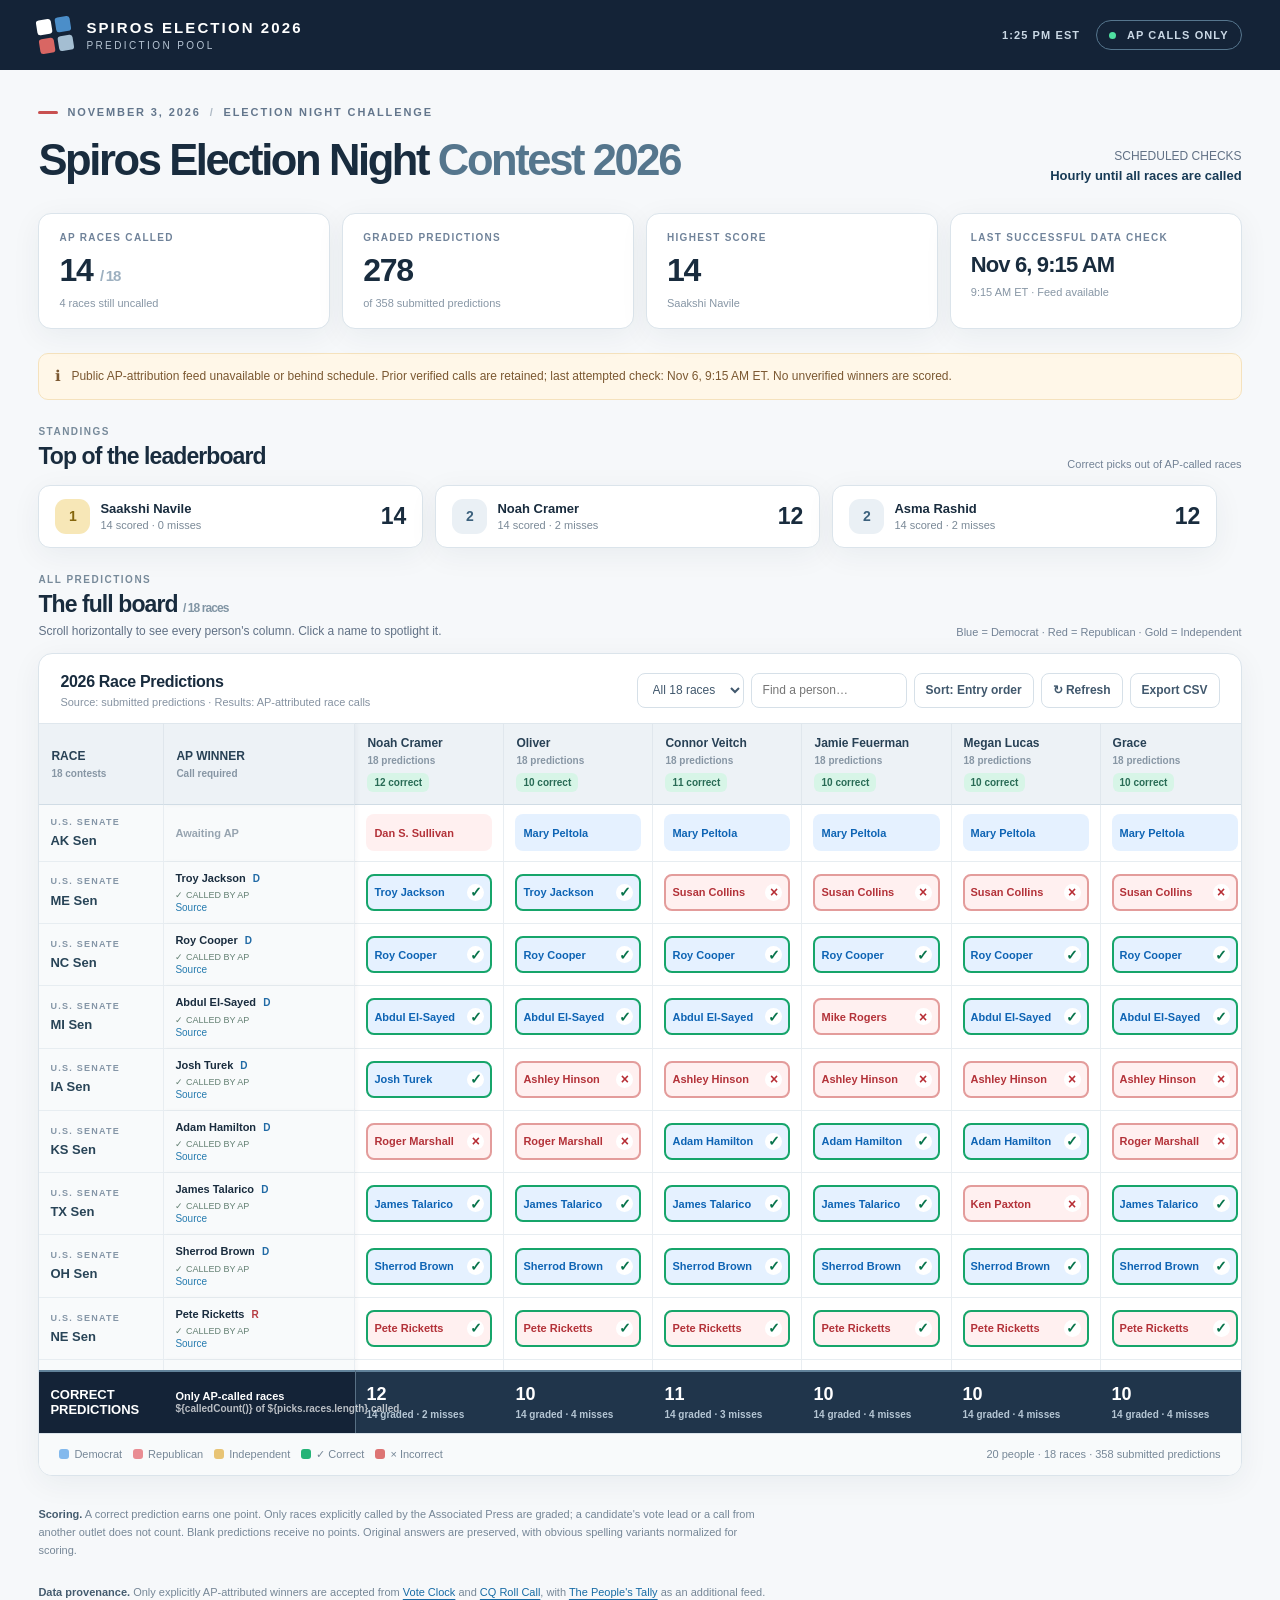
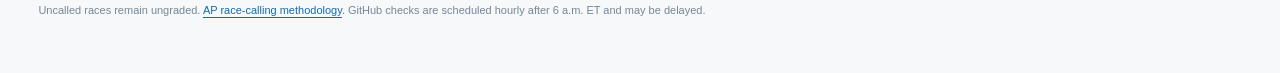
<file: predictions/index.html>
<!doctype html>
<html lang="en">
<head>
  <meta charset="utf-8">
  <meta name="viewport" content="width=device-width, initial-scale=1">
  <meta name="color-scheme" content="light">
  <meta name="theme-color" content="#102234">
  <meta name="description" content="2026 election predictions from twenty participants across eighteen races, graded only after AP race calls.">
  <title>Spiros Election Night Contest 2026</title>
  <style>
    :root{--navy:#142337;--navy2:#20354b;--ink:#192c3e;--muted:#617185;--stroke:#dbe4eb;--base:#f6f8fa;--white:#fff;--blue:#0e64b4;--blue-bg:#e5f1ff;--red:#b33239;--red-bg:#fff0f0;--other:#795522;--other-bg:#fff5df;--green:#08744b;--green-bg:#d4f7e7;--shadow:0 7px 30px rgba(24,45,70,.06)}
    *{box-sizing:border-box}html{font-family:Inter,ui-sans-serif,-apple-system,BlinkMacSystemFont,"Segoe UI",sans-serif;color:var(--ink);scroll-behavior:smooth}body{margin:0;background:var(--base);min-width:320px}button,select,input{font:inherit}button{cursor:pointer}a{color:#176ba5;text-underline-offset:3px}button:focus-visible,select:focus-visible,input:focus-visible,a:focus-visible{outline:3px solid #75acd5;outline-offset:2px}
    .top{background:var(--navy);color:white;padding:18px clamp(22px,3vw,52px);display:flex;align-items:center;justify-content:space-between;gap:16px}.brand{display:flex;align-items:center;gap:14px}.mark{height:34px;width:34px;display:grid;grid-template-columns:repeat(2,1fr);gap:4px;transform:rotate(-9deg)}.mark b{display:block;border-radius:3px;background:#fff}.mark b:nth-child(2){background:#4b8ec9}.mark b:nth-child(3){background:#d96663}.mark b:nth-child(4){background:#a4bed2}.brand strong{font-size:15px;font-weight:800;letter-spacing:.14em;display:block}.brand small{font-size:10px;color:#b7c5d4;display:block;letter-spacing:.24em;margin-top:4px}.top-right{display:flex;align-items:center;gap:16px;font-size:11px;letter-spacing:.1em;font-weight:750;color:#cad8e5}.live-pill{padding:8px 12px;border:1px solid #56768e;border-radius:30px;white-space:nowrap}.live-pill i{display:inline-block;width:7px;height:7px;border-radius:50%;background:#4fe0a1;margin-right:7px}.clock{font-variant-numeric:tabular-nums}
    main{padding:36px clamp(16px,3vw,52px) 50px;max-width:1800px;margin:0 auto}.kicker{display:flex;gap:9px;align-items:center;font-size:11px;letter-spacing:.17em;color:#63768c;font-weight:800;text-transform:uppercase}.kicker::before{content:"";display:block;width:20px;height:3px;background:#c85050;border-radius:2px}.hero{display:flex;align-items:end;justify-content:space-between;gap:18px;flex-wrap:wrap;margin:19px 0 30px}.hero h1{font-size:clamp(31px,3.4vw,53px);line-height:1.06;letter-spacing:-.055em;margin:0;font-weight:760}.hero h1 span{color:#55768d}.hero p{color:var(--muted);font-size:14px;line-height:1.6;margin:13px 0 0;max-width:750px}.hero-aside{text-align:right;font-size:12px;color:var(--muted)}.hero-aside strong{color:#183b56;display:block;font-size:13px;font-weight:800;margin-top:5px}
    .stats{display:grid;grid-template-columns:repeat(4,minmax(0,1fr));gap:12px;margin-bottom:24px}.stat{background:white;border:1px solid var(--stroke);border-radius:13px;padding:18px 20px 16px;box-shadow:var(--shadow);min-height:116px}.stat-label{font-size:10px;color:#70839a;letter-spacing:.13em;text-transform:uppercase;font-weight:800}.stat strong{display:block;font-size:32px;letter-spacing:-.04em;line-height:1.1;margin:10px 0 5px;font-variant-numeric:tabular-nums}.stat strong.compact{font-size:22px}.stat-foot{font-size:11px;color:#8796a5}.info{border:1px solid #d9e6ed;background:#eff5f9;color:#3b566e;padding:11px 16px;border-radius:10px;font-size:12px;line-height:1.5;display:flex;gap:10px;align-items:center;margin-bottom:25px}.info.warn{background:#fff7e8;color:#7b5831;border-color:#f5e2bd}.info-icon{font-size:15px;flex:none}
    .sec-head{display:flex;align-items:end;justify-content:space-between;gap:15px;margin:26px 0 15px;flex-wrap:wrap}.sec-head .eyebrow{font-size:10px;letter-spacing:.15em;text-transform:uppercase;font-weight:850;color:#778a9a}.sec-head h2{font-size:23px;letter-spacing:-.04em;margin:6px 0 0}.sec-head p{font-size:12px;color:var(--muted);margin:6px 0 0}.caption-note{color:#728295;font-size:11px}
    .podium{display:flex;gap:12px;flex-wrap:wrap}.leader{display:flex;align-items:center;gap:10px;background:white;border:1px solid var(--stroke);padding:13px 16px;border-radius:12px;box-shadow:var(--shadow);flex:1 1 220px;max-width:385px}.rank-circle{width:35px;height:35px;border-radius:11px;background:#eaf0f5;display:grid;place-items:center;font-size:14px;font-weight:800;color:#3c617d}.leader:first-child .rank-circle{background:#f7e7b7;color:#85660c}.leader .name{font-size:13px;font-weight:780;display:block}.leader .small{font-size:11px;color:#7a8997;margin-top:3px;display:block}.leader b.score{margin-left:auto;font-size:23px;font-variant-numeric:tabular-nums}
    .board{background:#fff;border:1px solid var(--stroke);border-radius:14px;box-shadow:var(--shadow);overflow:hidden}.board-top{padding:19px 21px 15px;display:flex;align-items:center;justify-content:space-between;gap:12px;flex-wrap:wrap}.board-top strong{font-size:16px;letter-spacing:-.02em}.board-top small{font-size:11px;color:#8592a1;display:block;margin-top:5px}.tools{display:flex;gap:7px;flex-wrap:wrap;align-items:center}.tools select,.tools input,.tools button{height:35px;border:1px solid #d6e0e8;border-radius:8px;background:#fff;color:#41586d;font-size:12px;padding:0 11px}.tools input{width:156px}.tools button{font-weight:680}.tools button:hover{background:#f1f5f8}.tools .active{background:#eaf3f9;color:#184f76;border-color:#bfd4e4}.table-wrap{overflow:auto;max-width:100%;max-height:calc(100vh - 190px);min-height:350px;scrollbar-color:#9bb0bd #f4f7f9;position:relative}table{border-collapse:separate;border-spacing:0;font-size:12px;white-space:nowrap;width:max-content;min-width:100%;font-variant-numeric:tabular-nums}thead th{position:sticky;top:0;z-index:4;background:#edf2f6;border-top:1px solid #dfe7ed;border-bottom:1px solid #d0dce5;height:74px;min-width:139px;text-align:left;padding:12px 12px;vertical-align:middle;border-right:1px solid #e0e7ed}.th-main{display:block;font-size:12px;color:#284155;font-weight:780;max-width:130px;overflow:hidden;text-overflow:ellipsis}.th-sub{display:block;font-size:10px;color:#8796a4;font-weight:610;margin-top:5px}.th-score{display:inline-flex;font-size:10px;font-weight:750;color:#286b55;background:#d7f5e7;padding:4px 7px;border-radius:6px;margin-top:7px}.th-person button{border:0;padding:0;background:transparent;color:inherit;text-align:left;white-space:inherit;cursor:pointer}.th-person button:hover .th-main{text-decoration:underline}.th-person.highlighted{box-shadow:inset 0 3px #496f92}
    .race-col{position:sticky;left:0;z-index:5;min-width:125px;width:125px;max-width:125px;background:#f8fafb;box-shadow:1px 0 #d9e4eb}.winner-col{position:sticky;left:125px;z-index:5;width:191px;min-width:191px;max-width:191px;background:#f8fafb;box-shadow:2px 0 5px rgba(16,34,52,.04)}thead th.race-col,thead th.winner-col{z-index:8;background:#edf2f6}.race-cell{font-weight:830;color:#284457;line-height:1.35}.race-type{display:block;color:#8596a7;font-size:9px;letter-spacing:.14em;margin-bottom:4px;font-weight:800}.race-tag{padding:0;font-size:13px}.winner-value{font-size:11px;font-weight:800;display:block;white-space:normal;line-height:1.3}.winner-wait{color:#97a4b0;font-size:11px;font-weight:640}.called-sub{display:block;color:#648073;font-size:9px;margin-top:5px}.winner-link{font-size:10px;color:#267baf;text-decoration:none}.winner-link:hover{text-decoration:underline}.party-inline{font-size:10px;font-weight:850;margin-left:4px}.party-inline.D{color:#216aa5}.party-inline.R{color:#b63c42}.party-inline.I{color:#9b742b}
    tbody tr{height:57px}tbody td{height:57px;min-width:139px;padding:9px 11px;border-bottom:1px solid #e7edf1;border-right:1px solid #e9eef2;background:white;vertical-align:middle}tbody tr:hover td.race-col,tbody tr:hover td.winner-col{background:#eef5f8}.pick{border-radius:8px;min-height:37px;display:flex;align-items:center;gap:5px;padding:7px 8px;position:relative;font-size:11px;font-weight:700;max-width:168px}.pick .pick-name{overflow:hidden;text-overflow:ellipsis;white-space:nowrap;flex:1;min-width:0}.pick.D{color:var(--blue);background:var(--blue-bg)}.pick.R{color:var(--red);background:var(--red-bg)}.pick.I{color:var(--other);background:var(--other-bg)}.pick.blank{color:#a2acb5;background:#f0f3f5}.pick.correct{outline:2px solid #16a56a;outline-offset:-2px}.pick.incorrect{outline:2px solid #e39c9b;outline-offset:-2px}.score-indicator{font-size:14px;line-height:1;font-weight:900;background:#fff;border-radius:100%;width:17px;height:17px;display:grid;place-items:center;flex:none}.score-indicator.correct{color:var(--green)}.score-indicator.incorrect{color:#b72e35}.selected-column{box-shadow:inset 2px 0 0 #5188b6,inset -2px 0 0 #5188b6}
    tfoot th,tfoot td{height:63px;background:var(--navy2);color:white;position:sticky;bottom:0;z-index:4;border-top:2px solid #61829a;padding:12px 11px;text-align:left;font-size:13px;font-weight:800}tfoot th.race-col,tfoot th.winner-col{background:var(--navy);z-index:8;box-shadow:1px 0 #587084}tfoot td .bottom-count{font-size:18px;display:block;font-weight:850;line-height:1.15}tfoot td .bottom-sub{font-size:10px;display:block;color:#b5c6d4;margin-top:4px;font-weight:600}.board-footer{display:flex;align-items:center;justify-content:space-between;flex-wrap:wrap;gap:10px;padding:14px 20px;background:#f8fafb;border-top:1px solid var(--stroke);font-size:11px;color:#768797}.legend{display:flex;align-items:center;gap:11px;flex-wrap:wrap}.legend span{display:inline-flex;gap:5px;align-items:center}.sq{display:inline-block;width:10px;height:10px;border-radius:3px;background:#ddd}.sq.D{background:#83b9ed}.sq.R{background:#e98c93}.sq.I{background:#e8c475}.sq.good{background:#24b377}.sq.bad{background:#dd7474}
    .fineprint{display:flex;justify-content:space-between;gap:24px;flex-wrap:wrap;padding:29px 0 4px;font-size:11px;color:#768797;line-height:1.65}.fineprint p{margin:0;max-width:740px}.fineprint strong{color:#455c6f}.empty{font-size:12px;color:#728396;padding:24px 15px}.sr-only{position:absolute;width:1px;height:1px;padding:0;margin:-1px;overflow:hidden;clip:rect(0,0,0,0);white-space:nowrap;border:0}
    @media(max-width:950px){.stats{grid-template-columns:repeat(2,1fr)}.top-right .clock{display:none}.hero-aside{text-align:left}.table-wrap{max-height:66vh}.top{padding:15px 19px}}
    @media(max-width:590px){main{padding:25px 12px}.top{padding:13px}.brand strong{font-size:12px}.brand small{font-size:8px}.top-right{font-size:10px}.hero{margin-bottom:22px}.stats{gap:8px}.stat{min-height:98px;padding:14px}.stat strong{font-size:25px}.stat strong.compact{font-size:18px}.stat-label{font-size:9px}.sec-head h2{font-size:21px}.board-top{padding:15px 12px}.tools input{width:125px}.race-col{min-width:90px;width:90px;max-width:90px}.winner-col{left:90px;min-width:133px;width:133px;max-width:133px}.race-tag{font-size:11px}thead th,tbody td{min-width:127px}.winner-value{font-size:10px}.pick{font-size:10px}}
  </style>
</head>
<body>
  <header class="top">
    <div class="brand"><div class="mark" aria-hidden="true"><b></b><b></b><b></b><b></b></div><div><strong>SPIROS ELECTION 2026</strong><small>PREDICTION POOL</small></div></div>
    <div class="top-right"><span class="clock" id="eastern-clock">EASTERN TIME</span><span class="live-pill"><i></i> AP CALLS ONLY</span></div>
  </header>
  <main>
    <div class="kicker">NOVEMBER 3, 2026 <span style="color:#afbac5">/</span> ELECTION NIGHT CHALLENGE</div>
    <section class="hero">
      <div><h1>Spiros Election Night <span>Contest 2026</span></h1></div>
      <div class="hero-aside">SCHEDULED CHECKS <strong id="schedule-label">Every 10 min until 6 AM ET, then hourly</strong></div>
    </section>
    <section class="stats" aria-label="Pool summary">
      <article class="stat"><div class="stat-label">AP races called</div><strong id="called-total">0 <span style="font-size:15px;color:#9db0c0">/ 18</span></strong><span class="stat-foot" id="called-foot">Awaiting calls</span></article>
      <article class="stat"><div class="stat-label">Graded predictions</div><strong id="graded-total">0</strong><span class="stat-foot" id="graded-foot">358 submitted predictions</span></article>
      <article class="stat"><div class="stat-label">Highest score</div><strong id="high-score">—</strong><span class="stat-foot" id="high-score-name">No calls yet</span></article>
      <article class="stat"><div class="stat-label">Last successful data check</div><strong class="compact" id="last-check">Not yet</strong><span class="stat-foot" id="feed-status">Waiting for feed</span></article>
    </section>
    <div class="info" id="status-banner" role="status"><span class="info-icon" aria-hidden="true">ℹ</span><span id="status-text">Standings are provisional. No prediction is graded until an AP call is confirmed.</span></div>
    <section id="leader-section">
      <div class="sec-head"><div><div class="eyebrow">STANDINGS</div><h2>Top of the leaderboard</h2></div><span class="caption-note" id="standings-note">Correct picks out of AP-called races</span></div>
      <div id="podium" class="podium"><div class="empty">Leaderboard activates after the first AP race call.</div></div>
    </section>
    <section id="prediction-board">
      <div class="sec-head"><div><div class="eyebrow">ALL PREDICTIONS</div><h2>The full board <span style="font-size:12px;color:#8195a4;font-weight:600">/ 18 races</span></h2><p>Scroll horizontally to see every person's column. Click a name to spotlight it.</p></div><span class="caption-note">Blue = Democrat · Red = Republican · Gold = Independent</span></div>
      <div class="board">
        <div class="board-top"><div><strong>2026 Race Predictions</strong><small>Source: submitted predictions · Results: AP-attributed race calls</small></div>
          <div class="tools"><label class="sr-only" for="race-filter">Filter races</label><select id="race-filter"><option value="all">All 18 races</option><option value="Senate">Senate</option><option value="Governor">Governors</option><option value="House">U.S. House</option><option value="called">Called only</option><option value="pending">Not called</option></select><label class="sr-only" for="person-search">Find participant</label><input id="person-search" type="search" placeholder="Find a person…"><button id="sort-button" type="button">Sort: Entry order</button><button id="refresh-button" type="button" title="Reload latest verified AP race calls">↻ Refresh</button><button id="export-button" type="button">Export CSV</button></div>
        </div>
        <div class="table-wrap" tabindex="0" role="region" aria-label="Scrollable prediction grid">
          <table aria-label="Election prediction entries and correctness scores"><thead id="prediction-head"></thead><tbody id="prediction-body"></tbody><tfoot id="prediction-foot"></tfoot></table>
        </div>
        <div class="board-footer"><div class="legend" aria-label="Color and scoring legend"><span><i class="sq D"></i> Democrat</span><span><i class="sq R"></i> Republican</span><span><i class="sq I"></i> Independent</span><span><i class="sq good"></i> ✓ Correct</span><span><i class="sq bad"></i> × Incorrect</span></div><span id="board-meta">20 people · 18 races · 2 blank picks</span></div>
      </div>
    </section>
    <footer class="fineprint"><p><strong>Scoring.</strong> A correct prediction earns one point. Only races explicitly called by the Associated Press are graded; a candidate's vote lead or a call from another outlet does not count. Blank predictions receive no points. Original answers are preserved, with obvious spelling variants normalized for scoring.</p><p><strong>Data provenance.</strong> Only explicitly AP-attributed winners are accepted from <a href="https://voteclock.org/2026-election-results" target="_blank" rel="noopener noreferrer">Vote Clock</a> and <a href="https://rollcall.com/2026/11/03/key-midterm-election-results/" target="_blank" rel="noopener noreferrer">CQ Roll Call</a>, with <a href="https://thepeoplestally.com/open-data/" target="_blank" rel="noopener noreferrer">The People's Tally</a> as an additional feed. Uncalled races remain ungraded. <a href="https://www.ap.org/elections/our-role-in-the-u-s-elections/how-we-declare-winners/" target="_blank" rel="noopener noreferrer">AP race-calling methodology</a>. GitHub checks are scheduled hourly after 6 a.m. ET and may be delayed.</p></footer>
  </main>
  <script id="source-picks" type="application/json">{
  "title": "Spiros Election 2026 predictions",
  "electionDate": "2026-11-03",
  "timezone": "America/New_York",
  "people": [
    {
      "id": "p01",
      "name": "Noah Cramer",
      "originalName": "Noah Cramer"
    },
    {
      "id": "p02",
      "name": "Oliver",
      "originalName": "Oliver"
    },
    {
      "id": "p03",
      "name": "Connor Veitch",
      "originalName": "Connor Veitch"
    },
    {
      "id": "p04",
      "name": "Jamie Feuerman",
      "originalName": "Jamie Feuerman"
    },
    {
      "id": "p05",
      "name": "Megan Lucas",
      "originalName": "Megan Lucas"
    },
    {
      "id": "p06",
      "name": "Grace",
      "originalName": "Grace"
    },
    {
      "id": "p07",
      "name": "Sam",
      "originalName": "Sam"
    },
    {
      "id": "p08",
      "name": "owen boxer",
      "originalName": "owen boxer"
    },
    {
      "id": "p09",
      "name": "Matt",
      "originalName": "Matt"
    },
    {
      "id": "p10",
      "name": "Ben",
      "originalName": "Ben"
    },
    {
      "id": "p11",
      "name": "William L",
      "originalName": "William L"
    },
    {
      "id": "p12",
      "name": "Clayton",
      "originalName": "Clayton"
    },
    {
      "id": "p13",
      "name": "Elise Sturgeon",
      "originalName": "Elise Sturgeon"
    },
    {
      "id": "p14",
      "name": "Saakshi Navile",
      "originalName": "Saakshi Navile"
    },
    {
      "id": "p15",
      "name": "Gabriel Moskal-Linder",
      "originalName": "Gabriel Moskal-Linder"
    },
    {
      "id": "p16",
      "name": "Brennan",
      "originalName": "Brennan (I hope I place dead last and my judgment was just clouded by pessimism!!!)"
    },
    {
      "id": "p17",
      "name": "Isabel ghazal",
      "originalName": "Isabel ghazal"
    },
    {
      "id": "p18",
      "name": "Asma Rashid",
      "originalName": "Asma Rashid"
    },
    {
      "id": "p19",
      "name": "Jordan",
      "originalName": "Jordan"
    },
    {
      "id": "p20",
      "name": "Layla Harmon",
      "originalName": "Layla Harmon"
    }
  ],
  "races": [
    {
      "short": "AK Sen",
      "id": "S-AK",
      "office": "Senate",
      "state": "Alaska",
      "stateCode": "AK",
      "district": null,
      "candidates": [
        {
          "name": "Mary Peltola",
          "party": "D"
        },
        {
          "name": "Dan S. Sullivan",
          "party": "R"
        }
      ],
      "picks": [
        {
          "name": "Dan S. Sullivan",
          "raw": "Dan S. Sullivan",
          "party": "R"
        },
        {
          "name": "Mary Peltola",
          "raw": "Mary Peltola",
          "party": "D"
        },
        {
          "name": "Mary Peltola",
          "raw": "Mary Peltola",
          "party": "D"
        },
        {
          "name": "Mary Peltola",
          "raw": "Mary Peltola",
          "party": "D"
        },
        {
          "name": "Mary Peltola",
          "raw": "Mary Peltola",
          "party": "D"
        },
        {
          "name": "Mary Peltola",
          "raw": "Mary Peltola",
          "party": "D"
        },
        {
          "name": "Dan S. Sullivan",
          "raw": "Dan S. Sullivan",
          "party": "R"
        },
        {
          "name": "Dan S. Sullivan",
          "raw": "Dan S. Sullivan",
          "party": "R"
        },
        {
          "name": "Mary Peltola",
          "raw": "Mary Peltola",
          "party": "D"
        },
        {
          "name": "Mary Peltola",
          "raw": "Mary Peltola",
          "party": "D"
        },
        {
          "name": "Mary Peltola",
          "raw": "Mary Peltola",
          "party": "D"
        },
        {
          "name": "Dan S. Sullivan",
          "raw": "Dan S. Sullivan",
          "party": "R"
        },
        {
          "name": "Mary Peltola",
          "raw": "Mary Peltola",
          "party": "D"
        },
        {
          "name": "Mary Peltola",
          "raw": "Mary Peltola",
          "party": "D"
        },
        {
          "name": "Mary Peltola",
          "raw": "Mary Peltola",
          "party": "D"
        },
        {
          "name": "Dan S. Sullivan",
          "raw": "Dan S. Sullivan",
          "party": "R"
        },
        {
          "name": "Mary Peltola",
          "raw": "Mary Peltola",
          "party": "D"
        },
        {
          "name": "Mary Peltola",
          "raw": "Mary Peltola",
          "party": "D"
        },
        {
          "name": "Mary Peltola",
          "raw": "Mary Peltola",
          "party": "D"
        },
        {
          "name": "Mary Peltola",
          "raw": "Mary Peltola",
          "party": "D"
        }
      ]
    },
    {
      "short": "ME Sen",
      "id": "S-ME",
      "office": "Senate",
      "state": "Maine",
      "stateCode": "ME",
      "district": null,
      "candidates": [
        {
          "name": "Troy Jackson",
          "party": "D"
        },
        {
          "name": "Susan Collins",
          "party": "R"
        }
      ],
      "picks": [
        {
          "name": "Troy Jackson",
          "raw": "Troy Jackson",
          "party": "D"
        },
        {
          "name": "Troy Jackson",
          "raw": "Troy Jackson",
          "party": "D"
        },
        {
          "name": "Susan Collins",
          "raw": "Susan Collins",
          "party": "R"
        },
        {
          "name": "Susan Collins",
          "raw": "Susan Collins",
          "party": "R"
        },
        {
          "name": "Susan Collins",
          "raw": "Susan Collins",
          "party": "R"
        },
        {
          "name": "Susan Collins",
          "raw": "Susan Collins",
          "party": "R"
        },
        {
          "name": "Susan Collins",
          "raw": "Susan Collins",
          "party": "R"
        },
        {
          "name": "Susan Collins",
          "raw": "Susan Collins",
          "party": "R"
        },
        {
          "name": "Troy Jackson",
          "raw": "Troy Jackson",
          "party": "D"
        },
        {
          "name": "Troy Jackson",
          "raw": "Troy Jackson",
          "party": "D"
        },
        {
          "name": "Troy Jackson",
          "raw": "Troy Jackson",
          "party": "D"
        },
        {
          "name": "Susan Collins",
          "raw": "Susan Collins",
          "party": "R"
        },
        {
          "name": "Troy Jackson",
          "raw": "Troy Jackson",
          "party": "D"
        },
        {
          "name": "Troy Jackson",
          "raw": "Troy Jackson",
          "party": "D"
        },
        {
          "name": "Troy Jackson",
          "raw": "Troy Jackson",
          "party": "D"
        },
        {
          "name": "Troy Jackson",
          "raw": "Troy Jackson",
          "party": "D"
        },
        {
          "name": "Troy Jackson",
          "raw": "Troy Jackson",
          "party": "D"
        },
        {
          "name": "Troy Jackson",
          "raw": "Troy Jackson",
          "party": "D"
        },
        {
          "name": "Susan Collins",
          "raw": "Susan Collins",
          "party": "R"
        },
        {
          "name": "Troy Jackson",
          "raw": "Troy Jackson",
          "party": "D"
        }
      ]
    },
    {
      "short": "NC Sen",
      "id": "S-NC",
      "office": "Senate",
      "state": "North Carolina",
      "stateCode": "NC",
      "district": null,
      "candidates": [
        {
          "name": "Roy Cooper",
          "party": "D"
        },
        {
          "name": "Michael Whatley",
          "party": "R"
        }
      ],
      "picks": [
        {
          "name": "Roy Cooper",
          "raw": "Roy Cooper",
          "party": "D"
        },
        {
          "name": "Roy Cooper",
          "raw": "Roy Cooper",
          "party": "D"
        },
        {
          "name": "Roy Cooper",
          "raw": "Roy Cooper",
          "party": "D"
        },
        {
          "name": "Roy Cooper",
          "raw": "Roy Cooper",
          "party": "D"
        },
        {
          "name": "Roy Cooper",
          "raw": "Roy Cooper",
          "party": "D"
        },
        {
          "name": "Roy Cooper",
          "raw": "Roy Cooper",
          "party": "D"
        },
        {
          "name": "Michael Whatley",
          "raw": "Michael Watley",
          "party": "R"
        },
        {
          "name": "Roy Cooper",
          "raw": "Roy Cooper",
          "party": "D"
        },
        {
          "name": "Roy Cooper",
          "raw": "Roy Cooper",
          "party": "D"
        },
        {
          "name": "Roy Cooper",
          "raw": "Roy Cooper",
          "party": "D"
        },
        {
          "name": "Roy Cooper",
          "raw": "Roy Cooper",
          "party": "D"
        },
        {
          "name": "Roy Cooper",
          "raw": "Roy Cooper",
          "party": "D"
        },
        {
          "name": "Roy Cooper",
          "raw": "Roy Cooper",
          "party": "D"
        },
        {
          "name": "Roy Cooper",
          "raw": "Roy Cooper",
          "party": "D"
        },
        {
          "name": "Roy Cooper",
          "raw": "Roy Cooper",
          "party": "D"
        },
        {
          "name": "Roy Cooper",
          "raw": "Roy Cooper",
          "party": "D"
        },
        {
          "name": "Roy Cooper",
          "raw": "Roy Cooper",
          "party": "D"
        },
        {
          "name": "Roy Cooper",
          "raw": "Roy Cooper",
          "party": "D"
        },
        {
          "name": "Roy Cooper",
          "raw": "Roy Cooper",
          "party": "D"
        },
        {
          "name": "Roy Cooper",
          "raw": "Roy Cooper",
          "party": "D"
        }
      ]
    },
    {
      "short": "MI Sen",
      "id": "S-MI",
      "office": "Senate",
      "state": "Michigan",
      "stateCode": "MI",
      "district": null,
      "candidates": [
        {
          "name": "Abdul El-Sayed",
          "party": "D"
        },
        {
          "name": "Mike Rogers",
          "party": "R"
        }
      ],
      "picks": [
        {
          "name": "Abdul El-Sayed",
          "raw": "Abdul El-Sayed",
          "party": "D"
        },
        {
          "name": "Abdul El-Sayed",
          "raw": "Abdul El-Sayed",
          "party": "D"
        },
        {
          "name": "Abdul El-Sayed",
          "raw": "Abdul El-Sayed",
          "party": "D"
        },
        {
          "name": "Mike Rogers",
          "raw": "Mike Rogers",
          "party": "R"
        },
        {
          "name": "Abdul El-Sayed",
          "raw": "Abdul El-Sayed",
          "party": "D"
        },
        {
          "name": "Abdul El-Sayed",
          "raw": "Abdul El-Sayed",
          "party": "D"
        },
        {
          "name": "Abdul El-Sayed",
          "raw": "Abdul El-Sayed",
          "party": "D"
        },
        {
          "name": "Abdul El-Sayed",
          "raw": "Abdul El-Sayed",
          "party": "D"
        },
        {
          "name": "Abdul El-Sayed",
          "raw": "Abdul El-Sayed",
          "party": "D"
        },
        {
          "name": "Abdul El-Sayed",
          "raw": "Abdul El-Sayed",
          "party": "D"
        },
        {
          "name": "Abdul El-Sayed",
          "raw": "Abdul El-Sayed",
          "party": "D"
        },
        {
          "name": "Mike Rogers",
          "raw": "Mike Rogers",
          "party": "R"
        },
        {
          "name": "Abdul El-Sayed",
          "raw": "Abdul El-Sayed",
          "party": "D"
        },
        {
          "name": "Abdul El-Sayed",
          "raw": "Abdul El-Sayed",
          "party": "D"
        },
        {
          "name": "Abdul El-Sayed",
          "raw": "Abdul El-Sayed",
          "party": "D"
        },
        {
          "name": "Abdul El-Sayed",
          "raw": "Abdul El-Sayed",
          "party": "D"
        },
        {
          "name": "Abdul El-Sayed",
          "raw": "Abdul El-Sayed",
          "party": "D"
        },
        {
          "name": "Abdul El-Sayed",
          "raw": "Abdul El-Sayed",
          "party": "D"
        },
        {
          "name": "Abdul El-Sayed",
          "raw": "Abdul El-Sayed",
          "party": "D"
        },
        {
          "name": "Abdul El-Sayed",
          "raw": "Abdul El-Sayed",
          "party": "D"
        }
      ]
    },
    {
      "short": "IA Sen",
      "id": "S-IA",
      "office": "Senate",
      "state": "Iowa",
      "stateCode": "IA",
      "district": null,
      "candidates": [
        {
          "name": "Ashley Hinson",
          "party": "R"
        },
        {
          "name": "Josh Turek",
          "party": "D"
        }
      ],
      "picks": [
        {
          "name": "Josh Turek",
          "raw": "Josh Turek",
          "party": "D"
        },
        {
          "name": "Ashley Hinson",
          "raw": "Ashley Hinson",
          "party": "R"
        },
        {
          "name": "Ashley Hinson",
          "raw": "Ashley Hinson",
          "party": "R"
        },
        {
          "name": "Ashley Hinson",
          "raw": "Ashley Hinson",
          "party": "R"
        },
        {
          "name": "Ashley Hinson",
          "raw": "Ashley Hinson",
          "party": "R"
        },
        {
          "name": "Ashley Hinson",
          "raw": "Ashley Hinson",
          "party": "R"
        },
        {
          "name": "Ashley Hinson",
          "raw": "Ashley Hinson",
          "party": "R"
        },
        {
          "name": "Ashley Hinson",
          "raw": "Ashley Hinson",
          "party": "R"
        },
        {
          "name": "Ashley Hinson",
          "raw": "Ashley Hinson",
          "party": "R"
        },
        {
          "name": "Josh Turek",
          "raw": "Josh Turek",
          "party": "D"
        },
        {
          "name": "Ashley Hinson",
          "raw": "Ashley Hinson",
          "party": "R"
        },
        {
          "name": "Ashley Hinson",
          "raw": "Ashley Hinson",
          "party": "R"
        },
        {
          "name": "Ashley Hinson",
          "raw": "Ashley Hinson",
          "party": "R"
        },
        {
          "name": "Josh Turek",
          "raw": "Josh Turek",
          "party": "D"
        },
        {
          "name": "Ashley Hinson",
          "raw": "Ashley Hinson",
          "party": "R"
        },
        {
          "name": "Ashley Hinson",
          "raw": "Ashley Hinson",
          "party": "R"
        },
        {
          "name": "Ashley Hinson",
          "raw": "Ashley Hinson",
          "party": "R"
        },
        {
          "name": "Josh Turek",
          "raw": "Josh Turek",
          "party": "D"
        },
        {
          "name": "Ashley Hinson",
          "raw": "Ashley Hinson",
          "party": "R"
        },
        {
          "name": "Josh Turek",
          "raw": "Josh Turek",
          "party": "D"
        }
      ]
    },
    {
      "short": "KS Sen",
      "id": "S-KS",
      "office": "Senate",
      "state": "Kansas",
      "stateCode": "KS",
      "district": null,
      "candidates": [
        {
          "name": "Adam Hamilton",
          "party": "D"
        },
        {
          "name": "Roger Marshall",
          "party": "R"
        }
      ],
      "picks": [
        {
          "name": "Roger Marshall",
          "raw": "Roger Marshall",
          "party": "R"
        },
        {
          "name": "Roger Marshall",
          "raw": "Roger Marshall",
          "party": "R"
        },
        {
          "name": "Adam Hamilton",
          "raw": "Adam Hamilton",
          "party": "D"
        },
        {
          "name": "Adam Hamilton",
          "raw": "Adam Hamilton",
          "party": "D"
        },
        {
          "name": "Adam Hamilton",
          "raw": "Adam Hamilton",
          "party": "D"
        },
        {
          "name": "Roger Marshall",
          "raw": "Roger Marshall",
          "party": "R"
        },
        {
          "name": "Adam Hamilton",
          "raw": "Adam Hamilton",
          "party": "D"
        },
        {
          "name": "Roger Marshall",
          "raw": "Roger Marshall",
          "party": "R"
        },
        {
          "name": "Roger Marshall",
          "raw": "Roger Marshall",
          "party": "R"
        },
        {
          "name": "Roger Marshall",
          "raw": "Roger Marshall",
          "party": "R"
        },
        {
          "name": "Adam Hamilton",
          "raw": "Adam Hamilton",
          "party": "D"
        },
        {
          "name": "Adam Hamilton",
          "raw": "Adam Hamilton",
          "party": "D"
        },
        {
          "name": "Roger Marshall",
          "raw": "Roger Marshall",
          "party": "R"
        },
        {
          "name": "Adam Hamilton",
          "raw": "Adam Hamilton",
          "party": "D"
        },
        {
          "name": "Adam Hamilton",
          "raw": "Adam Hamilton",
          "party": "D"
        },
        {
          "name": "Adam Hamilton",
          "raw": "Adam Hamilton",
          "party": "D"
        },
        {
          "name": "Roger Marshall",
          "raw": "Roger Marshall",
          "party": "R"
        },
        {
          "name": "Adam Hamilton",
          "raw": "Adam Hamilton",
          "party": "D"
        },
        {
          "name": "Roger Marshall",
          "raw": "Roger Marshall",
          "party": "R"
        },
        {
          "name": "Adam Hamilton",
          "raw": "Adam Hamilton",
          "party": "D"
        }
      ]
    },
    {
      "short": "TX Sen",
      "id": "S-TX",
      "office": "Senate",
      "state": "Texas",
      "stateCode": "TX",
      "district": null,
      "candidates": [
        {
          "name": "James Talarico",
          "party": "D"
        },
        {
          "name": "Ken Paxton",
          "party": "R"
        }
      ],
      "picks": [
        {
          "name": "James Talarico",
          "raw": "James Talarico",
          "party": "D"
        },
        {
          "name": "James Talarico",
          "raw": "James Talarico",
          "party": "D"
        },
        {
          "name": "James Talarico",
          "raw": "James Talarico",
          "party": "D"
        },
        {
          "name": "James Talarico",
          "raw": "James Talarico",
          "party": "D"
        },
        {
          "name": "Ken Paxton",
          "raw": "Ken Paxton",
          "party": "R"
        },
        {
          "name": "James Talarico",
          "raw": "James Talarico",
          "party": "D"
        },
        {
          "name": "James Talarico",
          "raw": "James Talarico",
          "party": "D"
        },
        {
          "name": "James Talarico",
          "raw": "James Talarico",
          "party": "D"
        },
        {
          "name": "Ken Paxton",
          "raw": "Ken Paxton",
          "party": "R"
        },
        {
          "name": "Ken Paxton",
          "raw": "Ken Paxton",
          "party": "R"
        },
        {
          "name": "James Talarico",
          "raw": "James Talarico",
          "party": "D"
        },
        {
          "name": "James Talarico",
          "raw": "James Talarico",
          "party": "D"
        },
        {
          "name": "James Talarico",
          "raw": "James Talarico",
          "party": "D"
        },
        {
          "name": "James Talarico",
          "raw": "James Talarico",
          "party": "D"
        },
        {
          "name": "James Talarico",
          "raw": "James Talarico",
          "party": "D"
        },
        {
          "name": "Ken Paxton",
          "raw": "Ken Paxton",
          "party": "R"
        },
        {
          "name": "James Talarico",
          "raw": "James Talarico",
          "party": "D"
        },
        {
          "name": "James Talarico",
          "raw": "James Talarico",
          "party": "D"
        },
        {
          "name": "Ken Paxton",
          "raw": "Ken Paxton",
          "party": "R"
        },
        {
          "name": "James Talarico",
          "raw": "James Talarico",
          "party": "D"
        }
      ]
    },
    {
      "short": "OH Sen",
      "id": "S-OH-sp",
      "office": "Senate",
      "state": "Ohio",
      "stateCode": "OH",
      "district": null,
      "candidates": [
        {
          "name": "Sherrod Brown",
          "party": "D"
        },
        {
          "name": "Jon Husted",
          "party": "R"
        }
      ],
      "picks": [
        {
          "name": "Sherrod Brown",
          "raw": "Sherrod Brown",
          "party": "D"
        },
        {
          "name": "Sherrod Brown",
          "raw": "Sherrod Brown",
          "party": "D"
        },
        {
          "name": "Sherrod Brown",
          "raw": "Sherrod Brown",
          "party": "D"
        },
        {
          "name": "Sherrod Brown",
          "raw": "Sherrod Brown",
          "party": "D"
        },
        {
          "name": "Sherrod Brown",
          "raw": "Sherrod Brown",
          "party": "D"
        },
        {
          "name": "Sherrod Brown",
          "raw": "Sherrod Brown",
          "party": "D"
        },
        {
          "name": "Sherrod Brown",
          "raw": "Sherrod Brown",
          "party": "D"
        },
        {
          "name": "Sherrod Brown",
          "raw": "Sherrod Brown",
          "party": "D"
        },
        {
          "name": "Sherrod Brown",
          "raw": "Sherrod Brown",
          "party": "D"
        },
        {
          "name": "Sherrod Brown",
          "raw": "Sherrod Brown",
          "party": "D"
        },
        {
          "name": "Sherrod Brown",
          "raw": "Sherrod Brown",
          "party": "D"
        },
        {
          "name": "Sherrod Brown",
          "raw": "Sherrod Brown",
          "party": "D"
        },
        {
          "name": "Sherrod Brown",
          "raw": "Sherrod Brown",
          "party": "D"
        },
        {
          "name": "Sherrod Brown",
          "raw": "Sherrod Brown",
          "party": "D"
        },
        {
          "name": "Sherrod Brown",
          "raw": "Sherrod Brown",
          "party": "D"
        },
        {
          "name": "Sherrod Brown",
          "raw": "Sherrod Brown",
          "party": "D"
        },
        {
          "name": "Sherrod Brown",
          "raw": "Sherrod Brown",
          "party": "D"
        },
        {
          "name": "Sherrod Brown",
          "raw": "Sherrod Brown",
          "party": "D"
        },
        {
          "name": "Sherrod Brown",
          "raw": "Sherrod Brown",
          "party": "D"
        },
        {
          "name": "Sherrod Brown",
          "raw": "Sherrod Brown",
          "party": "D"
        }
      ]
    },
    {
      "short": "NE Sen",
      "id": "S-NE",
      "office": "Senate",
      "state": "Nebraska",
      "stateCode": "NE",
      "district": null,
      "candidates": [
        {
          "name": "Dan Osborn",
          "party": "I"
        },
        {
          "name": "Pete Ricketts",
          "party": "R"
        }
      ],
      "picks": [
        {
          "name": "Pete Ricketts",
          "raw": "Pete Ricketts",
          "party": "R"
        },
        {
          "name": "Pete Ricketts",
          "raw": "Pete Ricketts",
          "party": "R"
        },
        {
          "name": "Pete Ricketts",
          "raw": "Pete Ricketts",
          "party": "R"
        },
        {
          "name": "Pete Ricketts",
          "raw": "Pete Ricketts",
          "party": "R"
        },
        {
          "name": "Pete Ricketts",
          "raw": "Pete Ricketts",
          "party": "R"
        },
        {
          "name": "Pete Ricketts",
          "raw": "Pete Ricketts",
          "party": "R"
        },
        {
          "name": "Pete Ricketts",
          "raw": "Pete Ricketts",
          "party": "R"
        },
        {
          "name": "Pete Ricketts",
          "raw": "Pete Ricketts",
          "party": "R"
        },
        {
          "name": "Pete Ricketts",
          "raw": "Pete Ricketts",
          "party": "R"
        },
        {
          "name": "Pete Ricketts",
          "raw": "Pete Ricketts",
          "party": "R"
        },
        {
          "name": "Dan Osborn",
          "raw": "Dan Osborn",
          "party": "I"
        },
        {
          "name": "Pete Ricketts",
          "raw": "Pete Ricketts",
          "party": "R"
        },
        {
          "name": "Pete Ricketts",
          "raw": "Pete Ricketts",
          "party": "R"
        },
        {
          "name": "Pete Ricketts",
          "raw": "Pete Ricketts",
          "party": "R"
        },
        {
          "name": "Dan Osborn",
          "raw": "Dan Osborn",
          "party": "I"
        },
        {
          "name": "Pete Ricketts",
          "raw": "Pete Ricketts",
          "party": "R"
        },
        {
          "name": "Pete Ricketts",
          "raw": "Pete Ricketts",
          "party": "R"
        },
        {
          "name": "Pete Ricketts",
          "raw": "Pete Ricketts",
          "party": "R"
        },
        {
          "name": "Pete Ricketts",
          "raw": "Pete Ricketts",
          "party": "R"
        },
        {
          "name": "Dan Osborn",
          "raw": "Dan Osborn",
          "party": "I"
        }
      ]
    },
    {
      "short": "OH Gov",
      "id": "G-OH",
      "office": "Governor",
      "state": "Ohio",
      "stateCode": "OH",
      "district": null,
      "candidates": [
        {
          "name": "Amy Acton",
          "party": "D"
        },
        {
          "name": "Vivek Ramaswamy",
          "party": "R"
        }
      ],
      "picks": [
        {
          "name": "Amy Acton",
          "raw": "Amy Acton",
          "party": "D"
        },
        {
          "name": "Amy Acton",
          "raw": "Amy Acton",
          "party": "D"
        },
        {
          "name": "Amy Acton",
          "raw": "Amy Acton",
          "party": "D"
        },
        {
          "name": "Amy Acton",
          "raw": "Amy Acton",
          "party": "D"
        },
        {
          "name": "Amy Acton",
          "raw": "Amy Acton",
          "party": "D"
        },
        {
          "name": "Amy Acton",
          "raw": "Amy Acton",
          "party": "D"
        },
        {
          "name": "Amy Acton",
          "raw": "Amy Acton",
          "party": "D"
        },
        {
          "name": "Amy Acton",
          "raw": "Amy Acton",
          "party": "D"
        },
        {
          "name": "Amy Acton",
          "raw": "Amy Acton",
          "party": "D"
        },
        {
          "name": "Amy Acton",
          "raw": "Amy Acton",
          "party": "D"
        },
        {
          "name": "Amy Acton",
          "raw": "Amy Acton",
          "party": "D"
        },
        {
          "name": "Amy Acton",
          "raw": "Amy Acton",
          "party": "D"
        },
        {
          "name": "Amy Acton",
          "raw": "Amy Acton",
          "party": "D"
        },
        {
          "name": "Amy Acton",
          "raw": "Amy Acton",
          "party": "D"
        },
        {
          "name": "Amy Acton",
          "raw": "Amy Acton",
          "party": "D"
        },
        {
          "name": "Amy Acton",
          "raw": "Amy Acton",
          "party": "D"
        },
        {
          "name": "Amy Acton",
          "raw": "Amy Acton",
          "party": "D"
        },
        {
          "name": "Amy Acton",
          "raw": "Amy Acton",
          "party": "D"
        },
        {
          "name": "Amy Acton",
          "raw": "Amy Acton",
          "party": "D"
        },
        {
          "name": "Amy Acton",
          "raw": "Amy Acton",
          "party": "D"
        }
      ]
    },
    {
      "short": "NE Gov",
      "id": "G-NE",
      "office": "Governor",
      "state": "Nebraska",
      "stateCode": "NE",
      "district": null,
      "candidates": [
        {
          "name": "Jim Pillen",
          "party": "R"
        },
        {
          "name": "Lynne Walz",
          "party": "D"
        }
      ],
      "picks": [
        {
          "name": "Jim Pillen",
          "raw": "Jim Pillon",
          "party": "R"
        },
        {
          "name": "Lynne Walz",
          "raw": "Lynne Walz",
          "party": "D"
        },
        {
          "name": "Jim Pillen",
          "raw": "Jim Pillon",
          "party": "R"
        },
        {
          "name": "Jim Pillen",
          "raw": "Jim Pillon",
          "party": "R"
        },
        {
          "name": "Jim Pillen",
          "raw": "Jim Pillon",
          "party": "R"
        },
        {
          "name": "Jim Pillen",
          "raw": "Jim Pillon",
          "party": "R"
        },
        {
          "name": "Jim Pillen",
          "raw": "Jim Pillon",
          "party": "R"
        },
        {
          "name": null,
          "raw": null,
          "party": null
        },
        {
          "name": "Lynne Walz",
          "raw": "Lynne Walz",
          "party": "D"
        },
        {
          "name": "Lynne Walz",
          "raw": "Lynne Walz",
          "party": "D"
        },
        {
          "name": "Jim Pillen",
          "raw": "Jim Pillen",
          "party": "R"
        },
        {
          "name": "Jim Pillen",
          "raw": "Jim Pillen",
          "party": "R"
        },
        {
          "name": "Jim Pillen",
          "raw": "Jim Pillen",
          "party": "R"
        },
        {
          "name": "Jim Pillen",
          "raw": "Jim Pillen",
          "party": "R"
        },
        {
          "name": "Jim Pillen",
          "raw": "Jim Pillen",
          "party": "R"
        },
        {
          "name": "Jim Pillen",
          "raw": "Jim Pillen",
          "party": "R"
        },
        {
          "name": "Jim Pillen",
          "raw": "Jim Pillen",
          "party": "R"
        },
        {
          "name": "Jim Pillen",
          "raw": "Jim Pillen",
          "party": "R"
        },
        {
          "name": "Jim Pillen",
          "raw": "Jim Pillen",
          "party": "R"
        },
        {
          "name": null,
          "raw": null,
          "party": null
        }
      ]
    },
    {
      "short": "IA Gov",
      "id": "G-IA",
      "office": "Governor",
      "state": "Iowa",
      "stateCode": "IA",
      "district": null,
      "candidates": [
        {
          "name": "Rob Sand",
          "party": "D"
        },
        {
          "name": "Zach Lahn",
          "party": "R"
        }
      ],
      "picks": [
        {
          "name": "Rob Sand",
          "raw": "Rob Sand",
          "party": "D"
        },
        {
          "name": "Rob Sand",
          "raw": "Rob Sand",
          "party": "D"
        },
        {
          "name": "Rob Sand",
          "raw": "Rob Sand",
          "party": "D"
        },
        {
          "name": "Rob Sand",
          "raw": "Rob Sand",
          "party": "D"
        },
        {
          "name": "Rob Sand",
          "raw": "Rob Sand",
          "party": "D"
        },
        {
          "name": "Rob Sand",
          "raw": "Rob Sand",
          "party": "D"
        },
        {
          "name": "Rob Sand",
          "raw": "Rob Sand",
          "party": "D"
        },
        {
          "name": "Rob Sand",
          "raw": "Rob Sand",
          "party": "D"
        },
        {
          "name": "Rob Sand",
          "raw": "Rob Sand",
          "party": "D"
        },
        {
          "name": "Rob Sand",
          "raw": "Rob Sand",
          "party": "D"
        },
        {
          "name": "Rob Sand",
          "raw": "Rob Sand",
          "party": "D"
        },
        {
          "name": "Rob Sand",
          "raw": "Rob Sand",
          "party": "D"
        },
        {
          "name": "Rob Sand",
          "raw": "Rob Sand",
          "party": "D"
        },
        {
          "name": "Rob Sand",
          "raw": "Rob Sand",
          "party": "D"
        },
        {
          "name": "Rob Sand",
          "raw": "Rob Sand",
          "party": "D"
        },
        {
          "name": "Rob Sand",
          "raw": "Rob Sand",
          "party": "D"
        },
        {
          "name": "Rob Sand",
          "raw": "Rob Sand",
          "party": "D"
        },
        {
          "name": "Rob Sand",
          "raw": "Rob Sand",
          "party": "D"
        },
        {
          "name": "Zach Lahn",
          "raw": "Zach Lahn",
          "party": "R"
        },
        {
          "name": "Rob Sand",
          "raw": "Rob Sand",
          "party": "D"
        }
      ]
    },
    {
      "short": "NV Gov",
      "id": "G-NV",
      "office": "Governor",
      "state": "Nevada",
      "stateCode": "NV",
      "district": null,
      "candidates": [
        {
          "name": "Aaron Ford",
          "party": "D"
        },
        {
          "name": "Joe Lombardo",
          "party": "R"
        }
      ],
      "picks": [
        {
          "name": "Aaron Ford",
          "raw": "Aaron Ford",
          "party": "D"
        },
        {
          "name": "Joe Lombardo",
          "raw": "Joe Lombardo",
          "party": "R"
        },
        {
          "name": "Joe Lombardo",
          "raw": "Joe Lombardo",
          "party": "R"
        },
        {
          "name": "Aaron Ford",
          "raw": "Aaron Ford",
          "party": "D"
        },
        {
          "name": "Aaron Ford",
          "raw": "Aaron Ford",
          "party": "D"
        },
        {
          "name": "Joe Lombardo",
          "raw": "Joe Lombardo",
          "party": "R"
        },
        {
          "name": "Aaron Ford",
          "raw": "Aaron Ford",
          "party": "D"
        },
        {
          "name": "Joe Lombardo",
          "raw": "Joe Lombardo",
          "party": "R"
        },
        {
          "name": "Aaron Ford",
          "raw": "Aaron Ford",
          "party": "D"
        },
        {
          "name": "Aaron Ford",
          "raw": "Aaron Ford",
          "party": "D"
        },
        {
          "name": "Aaron Ford",
          "raw": "Aaron Ford",
          "party": "D"
        },
        {
          "name": "Joe Lombardo",
          "raw": "Joe Lombardo",
          "party": "R"
        },
        {
          "name": "Aaron Ford",
          "raw": "Aaron Ford",
          "party": "D"
        },
        {
          "name": "Aaron Ford",
          "raw": "Aaron Ford",
          "party": "D"
        },
        {
          "name": "Aaron Ford",
          "raw": "Aaron Ford",
          "party": "D"
        },
        {
          "name": "Joe Lombardo",
          "raw": "Joe Lombardo",
          "party": "R"
        },
        {
          "name": "Aaron Ford",
          "raw": "Aaron Ford",
          "party": "D"
        },
        {
          "name": "Aaron Ford",
          "raw": "Aaron Ford",
          "party": "D"
        },
        {
          "name": "Joe Lombardo",
          "raw": "Joe Lombardo",
          "party": "R"
        },
        {
          "name": "Joe Lombardo",
          "raw": "Joe Lombardo",
          "party": "R"
        }
      ]
    },
    {
      "short": "NY-17",
      "id": "H-NY-17",
      "office": "House",
      "state": "New York",
      "stateCode": "NY",
      "district": 17,
      "candidates": [
        {
          "name": "Cait Conley",
          "party": "D"
        },
        {
          "name": "Mike Lawler",
          "party": "R"
        }
      ],
      "picks": [
        {
          "name": "Cait Conley",
          "raw": "Cait Conley",
          "party": "D"
        },
        {
          "name": "Cait Conley",
          "raw": "Cait Conley",
          "party": "D"
        },
        {
          "name": "Cait Conley",
          "raw": "Cait Conley",
          "party": "D"
        },
        {
          "name": "Cait Conley",
          "raw": "Cait Conley",
          "party": "D"
        },
        {
          "name": "Cait Conley",
          "raw": "Cait Conley",
          "party": "D"
        },
        {
          "name": "Cait Conley",
          "raw": "Cait Conley",
          "party": "D"
        },
        {
          "name": "Cait Conley",
          "raw": "Cait Conley",
          "party": "D"
        },
        {
          "name": "Mike Lawler",
          "raw": "Mike Lawler",
          "party": "R"
        },
        {
          "name": "Cait Conley",
          "raw": "Cait Conley",
          "party": "D"
        },
        {
          "name": "Mike Lawler",
          "raw": "Mike Lawler",
          "party": "R"
        },
        {
          "name": "Cait Conley",
          "raw": "Cait Conley",
          "party": "D"
        },
        {
          "name": "Mike Lawler",
          "raw": "Mike Lawler",
          "party": "R"
        },
        {
          "name": "Cait Conley",
          "raw": "Cait Conley",
          "party": "D"
        },
        {
          "name": "Cait Conley",
          "raw": "Cait Conley",
          "party": "D"
        },
        {
          "name": "Cait Conley",
          "raw": "Cait Conley",
          "party": "D"
        },
        {
          "name": "Cait Conley",
          "raw": "Cait Conley",
          "party": "D"
        },
        {
          "name": "Cait Conley",
          "raw": "Cait Conley",
          "party": "D"
        },
        {
          "name": "Cait Conley",
          "raw": "Cait Conley",
          "party": "D"
        },
        {
          "name": "Cait Conley",
          "raw": "Cait Conley",
          "party": "D"
        },
        {
          "name": "Cait Conley",
          "raw": "Cait Conley",
          "party": "D"
        }
      ]
    },
    {
      "short": "OH-7",
      "id": "H-OH-07",
      "office": "House",
      "state": "Ohio",
      "stateCode": "OH",
      "district": 7,
      "candidates": [
        {
          "name": "Brian Poindexter",
          "party": "D"
        },
        {
          "name": "Max Miller",
          "party": "R"
        }
      ],
      "picks": [
        {
          "name": "Brian Poindexter",
          "raw": "Brian Poindexter",
          "party": "D"
        },
        {
          "name": "Brian Poindexter",
          "raw": "Brian Poindexter",
          "party": "D"
        },
        {
          "name": "Brian Poindexter",
          "raw": "Brian Poindexter",
          "party": "D"
        },
        {
          "name": "Brian Poindexter",
          "raw": "Brian Poindexter",
          "party": "D"
        },
        {
          "name": "Brian Poindexter",
          "raw": "Brian Poindexter",
          "party": "D"
        },
        {
          "name": "Brian Poindexter",
          "raw": "Brian Poindexter",
          "party": "D"
        },
        {
          "name": "Brian Poindexter",
          "raw": "Brian Poindexter",
          "party": "D"
        },
        {
          "name": "Brian Poindexter",
          "raw": "Brian Poindexter",
          "party": "D"
        },
        {
          "name": "Brian Poindexter",
          "raw": "Brian Poindexter",
          "party": "D"
        },
        {
          "name": "Brian Poindexter",
          "raw": "Brian Poindexter",
          "party": "D"
        },
        {
          "name": "Brian Poindexter",
          "raw": "Brian Poindexter",
          "party": "D"
        },
        {
          "name": "Brian Poindexter",
          "raw": "Brian Poindexter",
          "party": "D"
        },
        {
          "name": "Brian Poindexter",
          "raw": "Brian Poindexter",
          "party": "D"
        },
        {
          "name": "Brian Poindexter",
          "raw": "Brian Poindexter",
          "party": "D"
        },
        {
          "name": "Brian Poindexter",
          "raw": "Brian Poindexter",
          "party": "D"
        },
        {
          "name": "Brian Poindexter",
          "raw": "Brian Poindexter",
          "party": "D"
        },
        {
          "name": "Brian Poindexter",
          "raw": "Brian Poindexter",
          "party": "D"
        },
        {
          "name": "Max Miller",
          "raw": "Max Miller",
          "party": "R"
        },
        {
          "name": "Brian Poindexter",
          "raw": "Brian Poindexter",
          "party": "D"
        },
        {
          "name": "Brian Poindexter",
          "raw": "Brian Poindexter",
          "party": "D"
        }
      ]
    },
    {
      "short": "WI-1",
      "id": "H-WI-01",
      "office": "House",
      "state": "Wisconsin",
      "stateCode": "WI",
      "district": 1,
      "candidates": [
        {
          "name": "Bryan Steil",
          "party": "R"
        },
        {
          "name": "Mitchell Berman",
          "party": "D"
        }
      ],
      "picks": [
        {
          "name": "Bryan Steil",
          "raw": "Bryan Steil",
          "party": "R"
        },
        {
          "name": "Mitchell Berman",
          "raw": "Mitchell Berman",
          "party": "D"
        },
        {
          "name": "Mitchell Berman",
          "raw": "Mitchell Berman",
          "party": "D"
        },
        {
          "name": "Bryan Steil",
          "raw": "Bryan Steil",
          "party": "R"
        },
        {
          "name": "Bryan Steil",
          "raw": "Bryan Steil",
          "party": "R"
        },
        {
          "name": "Mitchell Berman",
          "raw": "Mitchell Berman",
          "party": "D"
        },
        {
          "name": "Bryan Steil",
          "raw": "Bryan Steil",
          "party": "R"
        },
        {
          "name": "Mitchell Berman",
          "raw": "Mitchell Berman",
          "party": "D"
        },
        {
          "name": "Bryan Steil",
          "raw": "Bryan Steil",
          "party": "R"
        },
        {
          "name": "Bryan Steil",
          "raw": "Bryan Steil",
          "party": "R"
        },
        {
          "name": "Bryan Steil",
          "raw": "Bryan Steil",
          "party": "R"
        },
        {
          "name": "Bryan Steil",
          "raw": "Bryan Steil",
          "party": "R"
        },
        {
          "name": "Bryan Steil",
          "raw": "Bryan Steil",
          "party": "R"
        },
        {
          "name": "Mitchell Berman",
          "raw": "Mitchell Berman",
          "party": "D"
        },
        {
          "name": "Bryan Steil",
          "raw": "Bryan Steil",
          "party": "R"
        },
        {
          "name": "Bryan Steil",
          "raw": "Bryan Steil",
          "party": "R"
        },
        {
          "name": "Bryan Steil",
          "raw": "Bryan Steil",
          "party": "R"
        },
        {
          "name": "Bryan Steil",
          "raw": "Bryan Steil",
          "party": "R"
        },
        {
          "name": "Bryan Steil",
          "raw": "Bryan Steil",
          "party": "R"
        },
        {
          "name": "Mitchell Berman",
          "raw": "Mitchell Berman",
          "party": "D"
        }
      ]
    },
    {
      "short": "SC-1",
      "id": "H-SC-01",
      "office": "House",
      "state": "South Carolina",
      "stateCode": "SC",
      "district": 1,
      "candidates": [
        {
          "name": "Jenny Honeycutt",
          "party": "R"
        },
        {
          "name": "Nancy Lacore",
          "party": "D"
        }
      ],
      "picks": [
        {
          "name": "Jenny Honeycutt",
          "raw": "Jenny Honeycut",
          "party": "R"
        },
        {
          "name": "Nancy Lacore",
          "raw": "Nancy Lacore",
          "party": "D"
        },
        {
          "name": "Jenny Honeycutt",
          "raw": "Jenny Honeycut",
          "party": "R"
        },
        {
          "name": "Nancy Lacore",
          "raw": "Nancy Lacore",
          "party": "D"
        },
        {
          "name": "Nancy Lacore",
          "raw": "Nancy Lacore",
          "party": "D"
        },
        {
          "name": "Nancy Lacore",
          "raw": "Nancy Lacore",
          "party": "D"
        },
        {
          "name": "Nancy Lacore",
          "raw": "Nancy Lacore",
          "party": "D"
        },
        {
          "name": "Jenny Honeycutt",
          "raw": "Jenny Honeycut",
          "party": "R"
        },
        {
          "name": "Jenny Honeycutt",
          "raw": "Jenny Honeycut",
          "party": "R"
        },
        {
          "name": "Jenny Honeycutt",
          "raw": "Jenny Honeycut",
          "party": "R"
        },
        {
          "name": "Nancy Lacore",
          "raw": "Nancy Lacore",
          "party": "D"
        },
        {
          "name": "Nancy Lacore",
          "raw": "Nancy Lacore",
          "party": "D"
        },
        {
          "name": "Jenny Honeycutt",
          "raw": "Jenny Honeycut",
          "party": "R"
        },
        {
          "name": "Jenny Honeycutt",
          "raw": "Jenny Honeycut",
          "party": "R"
        },
        {
          "name": "Nancy Lacore",
          "raw": "Nancy Lacore",
          "party": "D"
        },
        {
          "name": "Jenny Honeycutt",
          "raw": "Jenny Honeycut",
          "party": "R"
        },
        {
          "name": "Jenny Honeycutt",
          "raw": "Jenny Honeycut",
          "party": "R"
        },
        {
          "name": "Jenny Honeycutt",
          "raw": "Jenny Honeycut",
          "party": "R"
        },
        {
          "name": "Jenny Honeycutt",
          "raw": "Jenny Honeycut",
          "party": "R"
        },
        {
          "name": "Nancy Lacore",
          "raw": "Nancy Lacore",
          "party": "D"
        }
      ]
    },
    {
      "short": "MI-7",
      "id": "H-MI-07",
      "office": "House",
      "state": "Michigan",
      "stateCode": "MI",
      "district": 7,
      "candidates": [
        {
          "name": "Will Lawrence",
          "party": "D"
        },
        {
          "name": "Tom Barrett",
          "party": "R"
        }
      ],
      "picks": [
        {
          "name": "Tom Barrett",
          "raw": "Tom Barrett",
          "party": "R"
        },
        {
          "name": "Will Lawrence",
          "raw": "Will Lawrence",
          "party": "D"
        },
        {
          "name": "Will Lawrence",
          "raw": "Will Lawrence",
          "party": "D"
        },
        {
          "name": "Will Lawrence",
          "raw": "Will Lawrence",
          "party": "D"
        },
        {
          "name": "Tom Barrett",
          "raw": "Tom Barrett",
          "party": "R"
        },
        {
          "name": "Will Lawrence",
          "raw": "Will Lawrence",
          "party": "D"
        },
        {
          "name": "Will Lawrence",
          "raw": "Will Lawrence",
          "party": "D"
        },
        {
          "name": "Will Lawrence",
          "raw": "Will Lawrence",
          "party": "D"
        },
        {
          "name": "Tom Barrett",
          "raw": "Tom Barrett",
          "party": "R"
        },
        {
          "name": "Tom Barrett",
          "raw": "Tom Barrett",
          "party": "R"
        },
        {
          "name": "Will Lawrence",
          "raw": "Will Lawrence",
          "party": "D"
        },
        {
          "name": "Tom Barrett",
          "raw": "Tom Barrett",
          "party": "R"
        },
        {
          "name": "Will Lawrence",
          "raw": "Will Lawrence",
          "party": "D"
        },
        {
          "name": "Will Lawrence",
          "raw": "Will Lawrence",
          "party": "D"
        },
        {
          "name": "Tom Barrett",
          "raw": "Tom Barrett",
          "party": "R"
        },
        {
          "name": "Will Lawrence",
          "raw": "Will Lawrence",
          "party": "D"
        },
        {
          "name": "Tom Barrett",
          "raw": "Tom Barrett",
          "party": "R"
        },
        {
          "name": "Will Lawrence",
          "raw": "Will Lawrence",
          "party": "D"
        },
        {
          "name": "Tom Barrett",
          "raw": "Tom Barrett",
          "party": "R"
        },
        {
          "name": "Tom Barrett",
          "raw": "Tom Barrett",
          "party": "R"
        }
      ]
    }
  ],
  "source": "2026 Form Responses 1; timestamp excluded"
}</script>
  <script>
  (() => {
    'use strict';
    const picks=JSON.parse(document.getElementById('source-picks').textContent);
    const seed={electionDate:'2026-11-03',lastChecked:null,lastSuccess:null,calls:{},status:'awaiting_first_update'};
    const state={calls:seed, filter:'all', sortScores:false, spotlight:null, personSearch:'', loading:false};
    const $=id=>document.getElementById(id);
    const safe=(str)=>String(str??'').replace(/[&<>"']/g,c=>({'&':'&amp;','<':'&lt;','>':'&gt;','"':'&quot;',"'":'&#39;'}[c]));
    const clean=str=>String(str||'').toLowerCase().normalize('NFKD').replace(/[^a-z0-9]/g,'');
    const aliases={'jimpillon':'jimpillen','jennyhoneycut':'jennyhoneycutt','jennycostahoneycutt':'jennyhoneycutt','michaelwatley':'michaelwhatley','danielsullivan':'danssullivan','danssullivan':'danssullivan'};
    const canon=str=>aliases[clean(str)]||clean(str);
    const belongs=(prediction,winner)=>{
      if(!prediction?.name || !winner)return false;
      const a=canon(prediction.name), b=canon(winner);
      return Boolean(a && b && (a===b || a.endsWith(b) || b.endsWith(a)));
    };
    const called=id=>state.calls.calls?.[id]?.calledBy==='AP' && state.calls.calls?.[id]?.winner;
    const calledCount=()=>picks.races.filter(r=>called(r.id)).length;
    const summary=()=>picks.people.map((p,j)=>{
      let correct=0,incorrect=0,scored=0,submitted=0;
      picks.races.forEach(r=>{
        const choice=r.picks[j];if(choice?.name)submitted++;
        if(called(r.id)&&choice?.name){scored++;if(belongs(choice,called(r.id)))correct++;else incorrect++;}
      });
      return {...p,index:j,correct,incorrect,scored,submitted};
    });
    const standings=()=>summary().sort((a,b)=>b.correct-a.correct||b.scored-a.scored||a.index-b.index);
    const utcDeadline=Date.parse('2026-11-04T11:00:00Z');
    const dateET=(str,opts={})=>{
      if(!str)return null;const d=new Date(str);if(!Number.isFinite(d.getTime()))return null;
      return new Intl.DateTimeFormat('en-US',{timeZone:'America/New_York',hour:'numeric',minute:'2-digit',...opts}).format(d);
    };
    function nextCheck(){
      const now=Date.now(),step=now<=utcDeadline?600000:3600000;
      const n=Math.ceil((now+1)/step)*step;
      return new Date(n).toISOString();
    }
    function statsRender(){
      const n=calledCount(),s=standings(),totalSubmitted=picks.races.flatMap(r=>r.picks).filter(p=>p.name).length;
      const graded=picks.races.reduce((sum,r)=>sum+(called(r.id)?r.picks.filter(p=>p.name).length:0),0);
      $('called-total').innerHTML=`${n} <span style="font-size:15px;color:#9db0c0">/ ${picks.races.length}</span>`;
      $('called-foot').textContent=n?`${picks.races.length-n} races still uncalled`:'Awaiting AP race calls';
      $('graded-total').textContent=graded;
      $('graded-foot').textContent=`of ${totalSubmitted} submitted predictions`;
      $('high-score').textContent=n?s[0].correct:'—';
      $('high-score-name').textContent=n?s.filter(x=>x.correct===s[0].correct).map(x=>x.name).slice(0,3).join(' · '):'No AP calls yet';
      $('last-check').textContent=dateET(state.calls.lastSuccess,{month:'short',day:'numeric'}) || 'Not yet';
      $('feed-status').textContent=state.calls.lastSuccess?`${dateET(state.calls.lastSuccess)} ET · ${state.calls.status==='ok'?'Feed available':'Latest attempt unavailable'}`:'Awaiting first source check';
      $('schedule-label').textContent=Date.now()<=utcDeadline?'Every 10 min until 6 AM ET, then hourly':'Hourly until all races are called';
      const error=state.calls.status==='feed_unavailable';
      const tooOld=state.calls.lastSuccess && Date.now()-Date.parse(state.calls.lastSuccess)>(Date.now()<utcDeadline?30:125)*60000;
      $('status-banner').className='info'+(error||tooOld?' warn':'');
      const checked=dateET(state.calls.lastChecked,{month:'short',day:'numeric'})||'not yet';
      $('status-text').textContent=error||tooOld?`Public AP-attribution feed unavailable or behind schedule. Prior verified calls are retained; last attempted check: ${checked} ET. No unverified winners are scored.`:n===picks.races.length?'All 18 races have verified AP calls. Final leaderboard available.':n?`${n} AP race${n===1?' has':'s have'} been called. Remaining predictions are ungraded. Next scheduled check around ${dateET(nextCheck())} ET.`:'No race has yet been marked called by AP in the verified feed. Picks remain ungraded.';
      $('board-meta').textContent=`${picks.people.length} people · ${picks.races.length} races · ${totalSubmitted} submitted predictions`;
    }
    function podiumRender(){
      const el=$('podium');const n=calledCount();
      if(!n){el.innerHTML='<div class="empty">Leaderboard activates after the first verified AP race call.</div>';return;}
      const ranks=standings();const max=ranks[0].correct;let currentRank=0,lastScore=Infinity;
      el.innerHTML=ranks.slice(0,3).map((p,i)=>{if(p.correct<lastScore){currentRank=i+1;lastScore=p.correct;}
        return `<div class="leader"><span class="rank-circle">${currentRank}</span><div><span class="name" title="${safe(p.originalName)}">${safe(p.name)}</span><span class="small">${p.scored} scored · ${p.incorrect} misses</span></div><b class="score">${p.correct}</b></div>`;
      }).join('');
    }
    function personOrder(){
      const all=state.sortScores?standings():summary();
      if(!state.personSearch.trim())return all;
      const needle=state.personSearch.toLowerCase().trim();
      const matches=all.filter(p=>p.name.toLowerCase().includes(needle)||p.originalName.toLowerCase().includes(needle));
      const rest=all.filter(p=>!matches.includes(p));
      return [...matches,...rest];
    }
    function raceOrder(){return picks.races.filter(r=>state.filter==='all'||state.filter===r.office||(state.filter==='called'&&called(r.id))||(state.filter==='pending'&&!called(r.id)));}
    function rowLabel(r){return r.office==='Senate'?`U.S. SENATE`:r.office==='Governor'?'GOVERNOR':'U.S. HOUSE';}
    function winnerHTML(r){
      const c=state.calls.calls?.[r.id];
      if(!c?.winner)return '<span class="winner-wait">Awaiting AP</span>';
      const candidate=r.candidates.find(p=>belongs(p,c.winner));
      const party=candidate?.party||'';
      return `<span class="winner-value">${safe(c.winner)} <span class="party-inline ${party}">${safe(party)}</span></span><span class="called-sub">✓ CALLED BY AP</span>${c.sourceUrl?`<a class="winner-link" target="_blank" rel="noopener noreferrer" href="${safe(c.sourceUrl)}">Source</a>`:''}`;
    }
    function predictionHTML(pred,winner,highlight){
      const part=pred?.party||'blank';let grade='';let sign='';
      if(winner&&pred?.name){grade=belongs(pred,winner)?'correct':'incorrect';sign=`<span class="score-indicator ${grade}" aria-label="${grade}">${grade==='correct'?'✓':'×'}</span>`;}
      const original=pred?.raw&&pred?.raw!==pred?.name?` (entered: ${pred.raw})`:'';
      return `<td class="${highlight?'selected-column':''}"><div class="pick ${part} ${grade}" title="${safe((pred?.name||'No prediction')+original)}${grade?' · '+grade:''}"><span class="pick-name">${safe(pred?.name||'—')}</span>${sign}</div></td>`;
    }
    function boardRender(){
      const people=personOrder(), rows=raceOrder(), sum=summary();const sums=Object.fromEntries(sum.map(p=>[p.id,p]));
      $('prediction-head').innerHTML='<tr><th class="race-col" scope="col"><span class="th-main">RACE</span><span class="th-sub">18 contests</span></th><th class="winner-col" scope="col"><span class="th-main">AP WINNER</span><span class="th-sub">Call required</span></th>'+people.map(p=>`<th class="th-person ${state.spotlight===p.id?'highlighted':''}" scope="col" title="${safe(p.originalName)}"><button type="button" data-person="${safe(p.id)}"><span class="th-main">${safe(p.name)}</span><span class="th-sub">${p.submitted} predictions</span><span class="th-score">${p.correct} correct</span></button></th>`).join('')+'</tr>';
      $('prediction-body').innerHTML=rows.map(r=>`<tr><td class="race-col race-cell"><span class="race-type">${safe(rowLabel(r))}</span><span class="race-tag">${safe(r.short)}</span></td><td class="winner-col">${winnerHTML(r)}</td>${people.map(p=>predictionHTML(r.picks[p.index],called(r.id),state.spotlight===p.id)).join('')}</tr>`).join('') || `<tr><td class="empty" colspan="${people.length+2}">No races match the selected filter.</td></tr>`;
      $('prediction-foot').innerHTML='<tr><th class="race-col" scope="row">CORRECT<br>PREDICTIONS</th><th class="winner-col" style="font-size:11px">Only AP-called races<br><span style="opacity:.7;font-size:10px">${calledCount()} of ${picks.races.length} called</span></th>'+people.map(p=>`<td class="${state.spotlight===p.id?'selected-column':''}"><span class="bottom-count">${sums[p.id].correct}</span><span class="bottom-sub">${sums[p.id].scored} graded · ${sums[p.id].incorrect} misses</span></td>`).join('')+'</tr>';
      document.querySelectorAll('[data-person]').forEach(b=>b.addEventListener('click',()=>{state.spotlight=state.spotlight===b.dataset.person?null:b.dataset.person;boardRender();}));
    }
    function render(){statsRender();podiumRender();boardRender();}
    function exportCSV(){
      const people=personOrder();const records=[['Race','AP winner',...people.map(x=>x.name)]];
      picks.races.forEach(r=>records.push([r.short,called(r.id)||'Not called',...people.map(p=>{const choice=r.picks[p.index];return choice?.name?choice.name+(called(r.id)?(belongs(choice,called(r.id))?' [correct]':' [incorrect]'):' [pending]'):'[blank]';})]));
      records.push(['Correct predictions','',...people.map(p=>p.correct)]);
      const csv=records.map(row=>row.map(x=>'"'+String(x??'').replace(/"/g,'""')+'"').join(',')).join('\r\n');
      const blob=new Blob([csv],{type:'text/csv;charset=utf-8'});const url=URL.createObjectURL(blob);const a=document.createElement('a');a.href=url;a.download='election-2026-prediction-scores.csv';a.click();URL.revokeObjectURL(url);
    }
    async function getCalls(){
      if(state.loading)return;state.loading=true;
      $('refresh-button').textContent='↻ Loading';$('refresh-button').disabled=true;
      try {
        const response=await fetch(`./calls.json?cache=${Date.now()}`,{cache:'no-store'});
        if(!response.ok)throw new Error(`HTTP ${response.status}`);
        const result=await response.json();
        if(result.electionDate!=='2026-11-03'||!result.calls||typeof result.calls!=='object')throw new Error('Invalid race-call data');
        state.calls=result;render();
      }catch(err){
        // The standalone downloadable HTML works without an HTTP server. In that
        // case it remains an accurate ungraded snapshot rather than fabricating calls.
        if(location.protocol!=='file:'){$('status-banner').className='info warn';$('status-text').textContent='Unable to load the latest AP call snapshot. The previous verified snapshot remains on screen; try Refresh.';}
      }finally{state.loading=false;$('refresh-button').textContent='↻ Refresh';$('refresh-button').disabled=false;}
    }
    function clock(){
      const s=new Intl.DateTimeFormat('en-US',{timeZone:'America/New_York',hour:'numeric',minute:'2-digit',timeZoneName:'short'}).format(new Date());$('eastern-clock').textContent=s;
    }
    $('race-filter').addEventListener('change',e=>{state.filter=e.target.value;boardRender()});
    $('person-search').addEventListener('input',e=>{state.personSearch=e.target.value;boardRender()});
    $('sort-button').addEventListener('click',()=>{state.sortScores=!state.sortScores;$('sort-button').textContent=state.sortScores?'Sort: Leaders first':'Sort: Entry order';boardRender()});
    $('refresh-button').addEventListener('click',getCalls);
    $('export-button').addEventListener('click',exportCSV);
    clock();render();getCalls();setInterval(getCalls,60000);setInterval(clock,15000);
  })();
  </script>
</body>
</html>
</file>
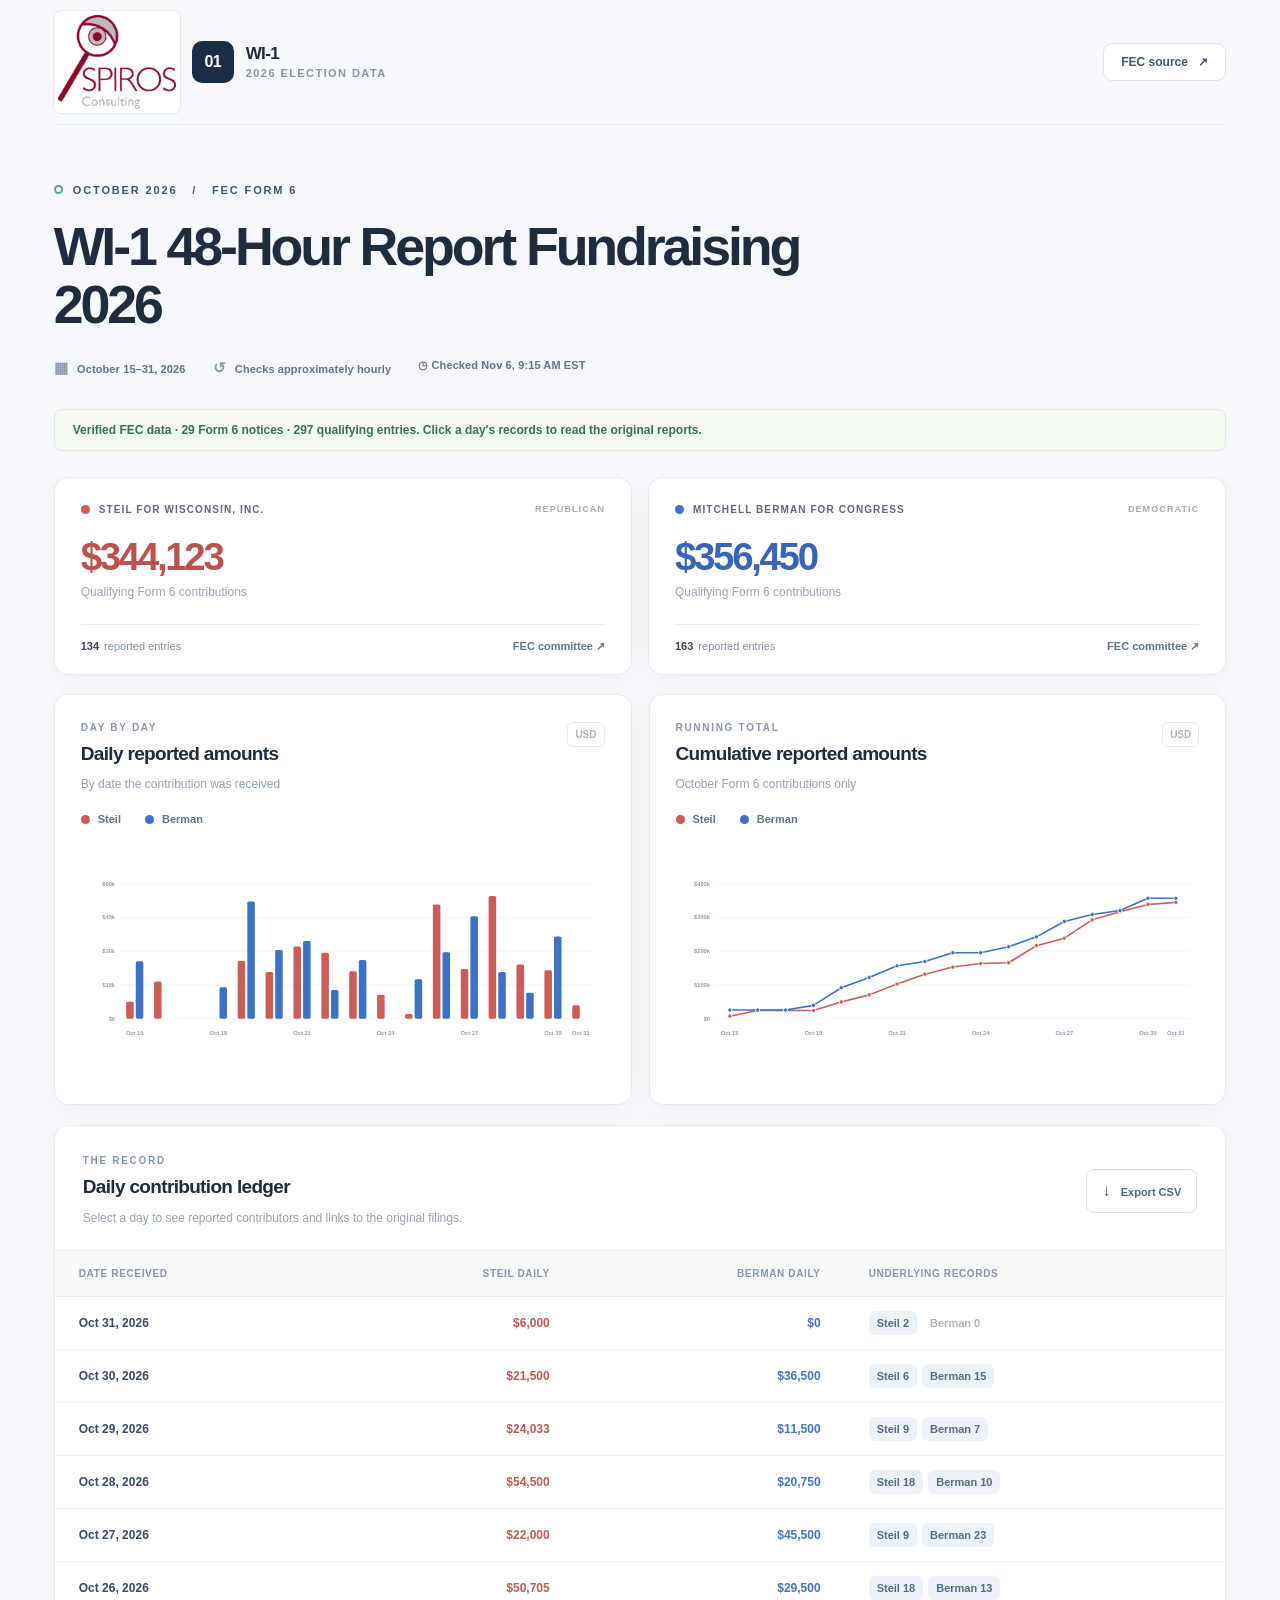
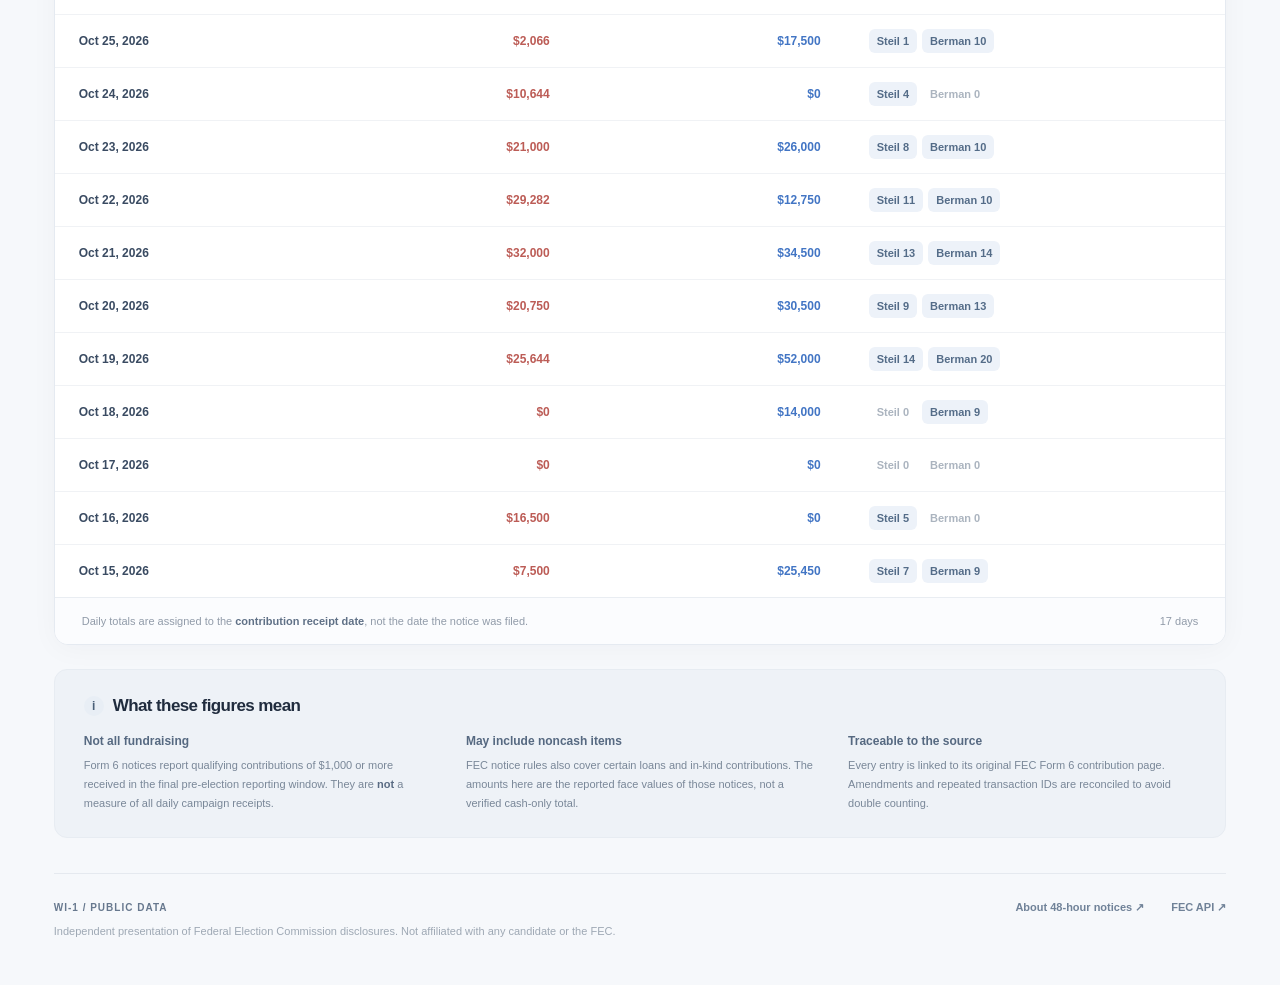
<file: wi-1/index.html>
<!doctype html>
<html lang="en">
<head>
  <meta charset="utf-8">
  <meta name="viewport" content="width=device-width, initial-scale=1">
  <meta name="theme-color" content="#f6f7fa">
  <meta name="description" content="WI-1 October 2026 FEC 48-hour fundraising: Bryan Steil versus Mitchell Berman. Daily totals, cumulative amounts, original filings, donor details.">
  <title>WI-1 | 2026 48-Hour Fundraising Tracker</title>
  <link rel="stylesheet" href="../race-assets/styles.css?v=20261023-spiros-all-races-v1">
  <script id="race-config" type="application/json">{"district":"WI-1","republican":{"name":"Bryan Steil","short":"Steil","committee":"Steil for Wisconsin, Inc.","id":"C00677286"},"democratic":{"name":"Mitchell Berman","short":"Berman","committee":"Mitchell Berman for Congress","id":"C00915637"},"slug":"wi-1"}</script>
  <script defer src="../race-assets/app.js?v=20261021-hide-difference-v2"></script>
</head>
<body>
  <div class="page">
    <header class="topbar spiros-branded-header">
      <div class="brand"><img class="spiros-header-logo" src="../race-assets/spiros-consulting-logo.png" alt="Spiros Consulting" width="160" height="127" decoding="async"><span class="brand-mark" aria-hidden="true">01</span><div><strong>WI-1</strong><span>2026 Election Data</span></div></div>
      <a class="header-link" href="https://www.fec.gov/data/filings/?data_type=efiling" target="_blank" rel="noopener noreferrer">FEC source <span aria-hidden="true">↗</span></a>
    </header>
    <main>
      <div class="hero">
        <div class="eyebrow"><span class="eyebrow-dot"></span> OCTOBER 2026 &nbsp; / &nbsp; FEC FORM 6</div>
        <h1>WI-1 48-Hour Report Fundraising 2026</h1>
        <div class="hero-details"><span><span class="micro-icon">▦</span> October 15–31, 2026</span><span><span class="micro-icon">↺</span> Checks approximately hourly</span><span id="last-updated"><span class="micro-icon">◷</span> Not yet updated</span></div>
      </div>
      <section id="status" class="status status-pending" role="status" aria-live="polite">Connecting to published FEC filing data…</section>
      <section class="summary" aria-label="Reported totals">
        <article class="metric-card lawler">
          <div class="metric-top"><span class="person-mark mark-lawler" aria-hidden="true"></span><span>STEIL FOR WISCONSIN, INC.</span><span class="metric-type">REPUBLICAN</span></div>
          <div class="metric-value" id="lawler-total">—</div>
          <div class="metric-note">Qualifying Form 6 contributions</div>
          <div class="metric-bottom"><strong id="lawler-count">—</strong> reported entries <span class="metric-rule"></span> <a href="https://www.fec.gov/data/committee/C00677286/?tab=filings" target="_blank" rel="noopener noreferrer">FEC committee ↗</a></div>
        </article>
        <article class="metric-card conley">
          <div class="metric-top"><span class="person-mark mark-conley" aria-hidden="true"></span><span>MITCHELL BERMAN FOR CONGRESS</span><span class="metric-type">DEMOCRATIC</span></div>
          <div class="metric-value" id="conley-total">—</div>
          <div class="metric-note">Qualifying Form 6 contributions</div>
          <div class="metric-bottom"><strong id="conley-count">—</strong> reported entries <span class="metric-rule"></span> <a href="https://www.fec.gov/data/committee/C00915637/?tab=filings" target="_blank" rel="noopener noreferrer">FEC committee ↗</a></div>
        </article>
      </section>
      <section class="charts" aria-label="Fundraising charts">
        <article class="chart-panel">
          <div class="panel-head"><div><div class="panel-kicker">DAY BY DAY</div><h2>Daily reported amounts</h2><p>By date the contribution was received</p></div><span class="chart-unit">USD</span></div>
          <div class="legend"><span><i class="legend-dot lawler-dot"></i>Steil</span><span><i class="legend-dot conley-dot"></i>Berman</span></div>
          <div id="daily-chart" class="chart-host" role="img" aria-label="Grouped bar chart of daily reported contributions"><span class="chart-empty">Awaiting verified data</span></div>
        </article>
        <article class="chart-panel">
          <div class="panel-head"><div><div class="panel-kicker">RUNNING TOTAL</div><h2>Cumulative reported amounts</h2><p>October Form 6 contributions only</p></div><span class="chart-unit">USD</span></div>
          <div class="legend"><span><i class="legend-dot lawler-dot"></i>Steil</span><span><i class="legend-dot conley-dot"></i>Berman</span></div>
          <div id="cumulative-chart" class="chart-host" role="img" aria-label="Line chart of cumulative reported contributions"><span class="chart-empty">Awaiting verified data</span></div>
        </article>
      </section>
      <section class="ledger">
        <div class="ledger-head"><div><div class="panel-kicker">THE RECORD</div><h2>Daily contribution ledger</h2><p>Select a day to see reported contributors and links to the original filings.</p></div><button class="export-button" type="button" id="download-csv" disabled><span aria-hidden="true">↓</span> Export CSV</button></div>
        <div class="table-scroll"><table>
          <thead><tr><th scope="col">Date received</th><th scope="col" class="right">Steil daily</th><th scope="col" class="right">Berman daily</th><th scope="col">Underlying records</th></tr></thead>
          <tbody id="daily-table"><tr><td colspan="4" class="table-pending">The contribution ledger will appear after the first verified FEC refresh.</td></tr></tbody>
        </table></div>
        <div class="table-foot"><span>Daily totals are assigned to the <strong>contribution receipt date</strong>, not the date the notice was filed.</span><span id="row-count">0 days</span></div>
      </section>
      <section class="explainer">
        <div class="explainer-heading"><span class="tiny-badge">i</span><h2>What these figures mean</h2></div>
        <div class="explainer-grid">
          <div><h3>Not all fundraising</h3><p>Form 6 notices report qualifying contributions of $1,000 or more received in the final pre-election reporting window. They are <strong>not</strong> a measure of all daily campaign receipts.</p></div>
          <div><h3>May include noncash items</h3><p>FEC notice rules also cover certain loans and in-kind contributions. The amounts here are the reported face values of those notices, not a verified cash-only total.</p></div>
          <div><h3>Traceable to the source</h3><p>Every entry is linked to its original FEC Form 6 contribution page. Amendments and repeated transaction IDs are reconciled to avoid double counting.</p></div>
        </div>
      </section>
      <div id="data-warnings" class="warnings" hidden></div>
    </main>
    <footer class="footer"><div><strong>WI-1 / PUBLIC DATA</strong><p>Independent presentation of Federal Election Commission disclosures. Not affiliated with any candidate or the FEC.</p></div><div class="footer-links"><a href="https://www.fec.gov/help-candidates-and-committees/filing-reports/reporting-48-hour-notices/" target="_blank" rel="noopener noreferrer">About 48-hour notices ↗</a><a href="https://api.open.fec.gov/developers/" target="_blank" rel="noopener noreferrer">FEC API ↗</a></div></footer>
  </div>
  <dialog id="details-dialog" class="details-dialog" aria-labelledby="dialog-title"><div class="dialog-top"><div><div class="panel-kicker">CONTRIBUTION DETAILS</div><h2 id="dialog-title">October contributions</h2><p id="dialog-summary"></p></div><button type="button" class="close-button" id="close-dialog" aria-label="Close contribution details">×</button></div><div class="dialog-body" id="dialog-body"></div><div class="dialog-footer">Source: FEC Form 6 / F65. Donor mailing addresses are intentionally omitted.</div></dialog>
</body>
</html>
</file>
<file: assets/styles.css>
:root { --ink:#202c3e; --sub:#667186; --muted:#8993a2; --line:#e5eaf1; --bg:#f6f8fb; --paper:#fff; --red:#cb5c58; --blue:#3d71c6; --shadow:0 4px 28px rgba(22,38,65,.035); font-family:Inter, -apple-system,BlinkMacSystemFont,"Segoe UI",Arial,sans-serif; }
* { box-sizing:border-box }
html { scroll-behavior:smooth }
body { margin:0; background:var(--bg); color:var(--ink); -webkit-font-smoothing:antialiased }
a { color:inherit; text-decoration:none }
a:hover { text-decoration:underline }
button { font:inherit; cursor:pointer }
button:focus-visible,a:focus-visible { outline:3px solid #f9b852; outline-offset:3px }
.page { max-width:1440px; margin:0 auto; padding:0 4.2% }
.topbar { height:83px; border-bottom:1px solid #e7eaf0; display:flex; justify-content:space-between; align-items:center }
.brand { display:flex; align-items:center; gap:12px }
.brand-mark { background:#192e46; color:white; font-weight:800; width:42px; height:42px; display:grid; place-items:center; border-radius:10px; font-size:16px; letter-spacing:-.04em }
.brand div { display:flex; flex-direction:column; gap:3px }
.brand strong { font-size:17px; letter-spacing:-.04em }
.brand div span { color:#8a94a3; font-size:11px; font-weight:650; text-transform:uppercase; letter-spacing:.13em }
.header-link { border:1px solid #e0e5ec; border-radius:9px; background:#fff; padding:11px 17px; font-size:12px; font-weight:750; color:#42566c }
.header-link span { margin-left:7px }
.hero { padding:59px 0 32px }
.eyebrow { color:#3d5573; display:flex; align-items:center; font-weight:800; font-size:11px; letter-spacing:.17em }
.eyebrow-dot { display:inline-block; width:9px; height:9px; margin-right:10px; border:2px solid #52ad8a; border-radius:50% }
h1 { font-size:clamp(38px,4.2vw,62px); line-height:1.08; letter-spacing:-.058em; font-weight:850; margin:21px 0 18px; max-width:850px }
h1 em { font-style:normal; color:#65748a }
.hero-sub { color:var(--sub); font-size:16px; line-height:1.77; max-width:730px; margin:0 }
.hero-sub strong { color:#38475a; font-weight:700 }
.hero-details { display:flex; gap:27px; flex-wrap:wrap; margin-top:26px; font-size:11px; font-weight:720; color:#63748b; letter-spacing:.01em }
.micro-icon { color:#8d9aae; font-size:15px; margin-right:6px }
.status { padding:13px 18px; border-radius:8px; font-size:12px; font-weight:650; margin-bottom:26px }
.status-pending { border:1px solid #e9d9b6; background:#fbf8ed; color:#886b3d }
.status-good { border:1px solid #dceadf; background:#f2faf3; color:#3c7053 }
.status-error { border:1px solid #f0d1ce; background:#fdf3f2; color:#ad4943 }
.summary { display:grid; grid-template-columns:repeat(2,minmax(0,1fr)); gap:16px }
.metric-card { background:var(--paper); border:1px solid var(--line); box-shadow:var(--shadow); padding:26px 26px 21px; border-radius:14px; min-width:0 }
.metric-top { display:flex; align-items:center; gap:9px; letter-spacing:.11em; font-size:10px; font-weight:800; color:#5c687b; white-space:nowrap }
.person-mark { width:9px; height:9px; border-radius:50%; display:block; flex:none }
.mark-lawler,.lawler-dot { background:var(--red) }
.mark-conley,.conley-dot { background:var(--blue) }
.metric-type { margin-left:auto; font-size:9px; color:#a4abb6 }
.metric-value { margin-top:17px; font-size:clamp(28px,3vw,42px); letter-spacing:-.06em; line-height:1.3; font-weight:810; font-variant-numeric:tabular-nums }
.metric-card.lawler .metric-value { color:#bb524d }
.metric-card.conley .metric-value { color:#3866b6 }
.metric-note { color:#9ca5b3; font-size:12px; margin-top:3px }
.metric-bottom { border-top:1px solid #edf0f3; display:flex; align-items:center; gap:5px; margin-top:25px; padding-top:15px; color:#8290a0; font-size:11px; white-space:nowrap }
.metric-bottom strong { color:#3a4657 }
.metric-bottom a { color:#607489; font-weight:700 }
.metric-rule { flex:1 }
.tiny-badge { background:#e8eef5; color:#4a6078; width:20px; height:20px; border-radius:50%; font-size:12px; display:inline-grid; place-items:center; font-weight:750; letter-spacing:0 }
.charts { display:grid; grid-template-columns:1fr 1fr; gap:17px; margin-top:19px }
.chart-panel,.ledger { background:#fff; border:1px solid var(--line); border-radius:14px; box-shadow:var(--shadow) }
.chart-panel { padding:27px 26px 14px; overflow:hidden }
.panel-head { display:flex; align-items:flex-start; justify-content:space-between; gap:10px }
.panel-kicker { font-size:10px; font-weight:800; color:#8b96a6; letter-spacing:.17em; margin-bottom:9px }
h2 { font-size:19px; letter-spacing:-.035em; margin:0; line-height:1.3 }
.panel-head p,.ledger-head p { font-size:12px; color:#97a1b0; margin:9px 0 0; line-height:1.5 }
.chart-unit { color:#adb5bf; font-size:10px; font-weight:800; border:1px solid #e6ebf1; padding:6px 7px; border-radius:6px }
.legend { display:flex; gap:24px; align-items:center; margin-top:20px; margin-bottom:5px; font-size:11px; font-weight:700; color:#647388 }
.legend span { display:inline-flex; align-items:center; gap:8px }
.legend-dot { width:9px; height:9px; border-radius:50%; display:inline-block }
.chart-host { width:100%; height:260px; min-width:0; position:relative }
.chart-host svg { height:100%; width:100%; display:block; overflow:visible }
.chart-empty { position:absolute; top:45%; left:0; width:100%; text-align:center; color:#9aa5b1; font-size:12px }
.chart-axis { fill:#929dad; font-size:11px; font-weight:600 }
.chart-grid { stroke:#e9eef4; stroke-width:1 }
.chart-bar { transition:opacity .15s; cursor:help }
.chart-bar:hover { opacity:.72 }
.chart-dot { cursor:help; transition:r .15s }
.chart-dot:hover { r:7 }
.ledger { margin-top:20px; overflow:hidden }
.ledger-head { padding:29px 28px 23px; display:flex; justify-content:space-between; align-items:center; gap:14px }
.export-button { border:1px solid #dbe2ea; background:#fff; color:#536780; border-radius:8px; padding:11px 15px; font-size:11px; font-weight:750; white-space:nowrap }
.export-button span { padding-right:7px; font-size:17px }
.export-button:disabled { opacity:.4; cursor:not-allowed }
.table-scroll { width:100%; overflow-x:auto }
table { width:100%; border-collapse:collapse; min-width:620px; font-size:12px; font-variant-numeric:tabular-nums }
thead { background:#f8fafc }
th { text-align:left; color:#8b96a6; font-size:10px; font-weight:800; text-transform:uppercase; letter-spacing:.065em; padding:17px 24px; white-space:nowrap; border-top:1px solid #e9edf2; border-bottom:1px solid #e9edf2 }
th.right,td.right { text-align:right }
td { border-bottom:1px solid #f0f2f5; padding:14px 24px; color:#4b5a6a; white-space:nowrap }
tr:last-child td { border-bottom:none }
tr:hover td { background:#fbfcfe }
.date-cell { font-weight:750; color:#3a4b62 }
.lawler-cell { color:#bc5c56; font-weight:760 }
.conley-cell { color:#4275c4; font-weight:760 }
.cum-cell { font-weight:670 }
.detail-link { font-size:11px; border:0; background:#edf2f9; border-radius:6px; color:#546c88; padding:6px 8px; font-weight:750; margin-right:5px }
.detail-link:hover { background:#dae5f3 }
.detail-link:disabled { background:transparent; color:#abb4bf; cursor:not-allowed }
.table-pending { text-align:center; padding:45px; color:#9aa6b5 }
.table-foot { padding:17px 27px; border-top:1px solid #e9edf2; background:#fbfcfe; display:flex; justify-content:space-between; gap:12px; font-size:11px; color:#919ba9 }
.table-foot strong { color:#607187 }
.explainer { margin:24px 0 35px; padding:25px 29px; border:1px solid #e7ecf2; background:#eef2f7; border-radius:13px }
.explainer-heading { display:flex; align-items:center; gap:9px }
.explainer-heading h2 { font-size:17px }
.explainer-grid { display:grid; grid-template-columns:repeat(3,1fr); gap:34px; padding-top:17px }
.explainer-grid h3 { margin:0 0 8px; font-size:12px; color:#566981; font-weight:780 }
.explainer-grid p { margin:0; line-height:1.7; font-size:11px; color:#798798 }
.explainer-grid strong { color:#596b83 }
.warnings { margin:0 0 30px; padding:14px 18px; border-radius:9px; background:#fff7ec; border:1px solid #f1dcb8; color:#8c6834; font-size:12px; line-height:1.6 }
.footer { border-top:1px solid #e5e9ef; display:flex; justify-content:space-between; padding:27px 0 44px; gap:20px; font-size:11px }
.footer strong { color:#67788e; font-size:10px; letter-spacing:.1em }
.footer p { margin:10px 0 0; color:#9ea8b4; max-width:570px; line-height:1.6 }
.footer-links { display:flex; gap:27px; font-weight:700; color:#708298; align-items:flex-start }
.details-dialog { width:min(720px,calc(100% - 30px)); max-height:min(85vh,900px); padding:0; border:1px solid #d8dfe7; border-radius:16px; box-shadow:0 26px 85px rgba(10,24,43,.26); color:var(--ink) }
.details-dialog::backdrop { background:rgba(18,32,50,.51) }
.dialog-top { padding:27px 29px 20px; border-bottom:1px solid var(--line); display:flex; justify-content:space-between; gap:14px }
.dialog-top h2 { font-size:24px }
.dialog-top p { color:#8492a2; font-size:12px; margin-bottom:0 }
.close-button { width:34px; height:34px; border-radius:50%; border:0; background:#f0f3f7; color:#62748a; font-size:22px }
.dialog-body { max-height:57vh; overflow-y:auto; padding:8px 29px 20px }
.dialog-row { padding:15px 0; border-bottom:1px solid #edf0f4; display:flex; justify-content:space-between; gap:20px; align-items:center }
.dialog-row strong { display:block; font-size:13px }
.dialog-row span { display:block; font-size:11px; color:#9ba4b0; margin-top:5px }
.dialog-row > div:first-child { min-width:0; }
.donor-meta { margin-top:8px; font-size:11px; color:#738196; line-height:1.45; overflow-wrap:anywhere }
.donor-meta-line + .donor-meta-line { margin-top:2px }
.dialog-row .donor-meta-label { display:inline; font-size:inherit; color:#5b6d83; font-weight:750; margin-top:0 }
.dialog-amount { text-align:right; font-size:15px; font-weight:770; white-space:nowrap }
.dialog-amount a { display:block; font-size:11px; margin-top:7px; color:#547aa6; font-weight:650 }
.dialog-footer { padding:14px 29px 20px; background:#f8fafc; color:#8a99a7; font-size:11px; border-top:1px solid #e8edf1 }
@media (max-width:1110px) { .summary { grid-template-columns:1fr 1fr } .charts { grid-template-columns:1fr } .chart-host { height:310px } }
@media (max-width:680px) { .page { padding:0 17px } .topbar { height:68px } .brand div span { font-size:9px } .hero { padding:37px 0 24px } .hero-sub { font-size:14px } .hero-details { gap:12px; flex-direction:column; margin-top:19px } .summary { grid-template-columns:1fr } .metric-card { padding:23px 21px 18px } .charts { margin-top:14px } .chart-panel { padding:21px 13px 9px } .chart-host { height:240px } .panel-head { padding:0 8px } .legend { margin-left:8px } .ledger-head { padding:23px 18px; align-items:start } .ledger-head h2 { font-size:18px } .export-button { padding:8px } .table-foot { padding:15px 18px; flex-direction:column } .explainer { padding:22px 20px } .explainer-grid { grid-template-columns:1fr; gap:18px } .footer { flex-direction:column } .footer-links { flex-wrap:wrap; gap:14px } }

/* Spiros Consulting branding, matching the approved CA-13 pilot. */
.spiros-branded-header {height:auto;min-height:120px;padding:11px 0;gap:16px}
.spiros-branded-header .brand {gap:12px;min-width:0}
.spiros-header-logo {display:block;flex:none;width:126px;height:auto;max-width:30vw;padding:4px;border-radius:7px;background:white;box-shadow:0 0 0 1px #e4e9f0}
@media(max-width:680px) {
 .spiros-branded-header {min-height:98px;padding:9px 0;gap:10px}
 .spiros-header-logo {width:92px}
 .spiros-branded-header .brand {gap:8px}
 .spiros-branded-header .brand strong {font-size:15px}
 .spiros-branded-header .brand div span {letter-spacing:.05em;font-size:9px}
 .spiros-branded-header .header-link {font-size:10px;padding:9px;white-space:nowrap}
}
@media(max-width:400px) {
 .spiros-header-logo {width:82px}
 .spiros-branded-header .brand-mark {display:none}
 .spiros-branded-header .header-link {font-size:9px;padding:8px}
}
</file>
<file: race-assets/styles.css>
:root { --ink:#202c3e; --sub:#667186; --muted:#8993a2; --line:#e5eaf1; --bg:#f6f8fb; --paper:#fff; --red:#cb5c58; --blue:#3d71c6; --shadow:0 4px 28px rgba(22,38,65,.035); font-family:Inter, -apple-system,BlinkMacSystemFont,"Segoe UI",Arial,sans-serif; }
* { box-sizing:border-box }
html { scroll-behavior:smooth }
body { margin:0; background:var(--bg); color:var(--ink); -webkit-font-smoothing:antialiased }
a { color:inherit; text-decoration:none }
a:hover { text-decoration:underline }
button { font:inherit; cursor:pointer }
button:focus-visible,a:focus-visible { outline:3px solid #f9b852; outline-offset:3px }
.page { max-width:1440px; margin:0 auto; padding:0 4.2% }
.topbar { height:83px; border-bottom:1px solid #e7eaf0; display:flex; justify-content:space-between; align-items:center }
.brand { display:flex; align-items:center; gap:12px }
.brand-mark { background:#192e46; color:white; font-weight:800; width:42px; height:42px; display:grid; place-items:center; border-radius:10px; font-size:16px; letter-spacing:-.04em }
.brand div { display:flex; flex-direction:column; gap:3px }
.brand strong { font-size:17px; letter-spacing:-.04em }
.brand div span { color:#8a94a3; font-size:11px; font-weight:650; text-transform:uppercase; letter-spacing:.13em }
.header-link { border:1px solid #e0e5ec; border-radius:9px; background:#fff; padding:11px 17px; font-size:12px; font-weight:750; color:#42566c }
.header-link span { margin-left:7px }
.hero { padding:59px 0 32px }
.eyebrow { color:#3d5573; display:flex; align-items:center; font-weight:800; font-size:11px; letter-spacing:.17em }
.eyebrow-dot { display:inline-block; width:9px; height:9px; margin-right:10px; border:2px solid #52ad8a; border-radius:50% }
h1 { font-size:clamp(38px,4.2vw,62px); line-height:1.08; letter-spacing:-.058em; font-weight:850; margin:21px 0 18px; max-width:850px }
h1 em { font-style:normal; color:#65748a }
.hero-sub { color:var(--sub); font-size:16px; line-height:1.77; max-width:730px; margin:0 }
.hero-sub strong { color:#38475a; font-weight:700 }
.hero-details { display:flex; gap:27px; flex-wrap:wrap; margin-top:26px; font-size:11px; font-weight:720; color:#63748b; letter-spacing:.01em }
.micro-icon { color:#8d9aae; font-size:15px; margin-right:6px }
.status { padding:13px 18px; border-radius:8px; font-size:12px; font-weight:650; margin-bottom:26px }
.status-pending { border:1px solid #e9d9b6; background:#fbf8ed; color:#886b3d }
.status-good { border:1px solid #dceadf; background:#f2faf3; color:#3c7053 }
.status-error { border:1px solid #f0d1ce; background:#fdf3f2; color:#ad4943 }
.summary { display:grid; grid-template-columns:repeat(2,minmax(0,1fr)); gap:16px }
.metric-card { background:var(--paper); border:1px solid var(--line); box-shadow:var(--shadow); padding:26px 26px 21px; border-radius:14px; min-width:0 }
.metric-top { display:flex; align-items:center; gap:9px; letter-spacing:.11em; font-size:10px; font-weight:800; color:#5c687b; white-space:nowrap }
.person-mark { width:9px; height:9px; border-radius:50%; display:block; flex:none }
.mark-lawler,.lawler-dot { background:var(--red) }
.mark-conley,.conley-dot { background:var(--blue) }
.metric-type { margin-left:auto; font-size:9px; color:#a4abb6 }
.metric-value { margin-top:17px; font-size:clamp(28px,3vw,42px); letter-spacing:-.06em; line-height:1.3; font-weight:810; font-variant-numeric:tabular-nums }
.metric-card.lawler .metric-value { color:#bb524d }
.metric-card.conley .metric-value { color:#3866b6 }
.metric-note { color:#9ca5b3; font-size:12px; margin-top:3px }
.metric-bottom { border-top:1px solid #edf0f3; display:flex; align-items:center; gap:5px; margin-top:25px; padding-top:15px; color:#8290a0; font-size:11px; white-space:nowrap }
.metric-bottom strong { color:#3a4657 }
.metric-bottom a { color:#607489; font-weight:700 }
.metric-rule { flex:1 }
.tiny-badge { background:#e8eef5; color:#4a6078; width:20px; height:20px; border-radius:50%; font-size:12px; display:inline-grid; place-items:center; font-weight:750; letter-spacing:0 }
.charts { display:grid; grid-template-columns:1fr 1fr; gap:17px; margin-top:19px }
.chart-panel,.ledger { background:#fff; border:1px solid var(--line); border-radius:14px; box-shadow:var(--shadow) }
.chart-panel { padding:27px 26px 14px; overflow:hidden }
.panel-head { display:flex; align-items:flex-start; justify-content:space-between; gap:10px }
.panel-kicker { font-size:10px; font-weight:800; color:#8b96a6; letter-spacing:.17em; margin-bottom:9px }
h2 { font-size:19px; letter-spacing:-.035em; margin:0; line-height:1.3 }
.panel-head p,.ledger-head p { font-size:12px; color:#97a1b0; margin:9px 0 0; line-height:1.5 }
.chart-unit { color:#adb5bf; font-size:10px; font-weight:800; border:1px solid #e6ebf1; padding:6px 7px; border-radius:6px }
.legend { display:flex; gap:24px; align-items:center; margin-top:20px; margin-bottom:5px; font-size:11px; font-weight:700; color:#647388 }
.legend span { display:inline-flex; align-items:center; gap:8px }
.legend-dot { width:9px; height:9px; border-radius:50%; display:inline-block }
.chart-host { width:100%; height:260px; min-width:0; position:relative }
.chart-host svg { height:100%; width:100%; display:block; overflow:visible }
.chart-empty { position:absolute; top:45%; left:0; width:100%; text-align:center; color:#9aa5b1; font-size:12px }
.chart-axis { fill:#929dad; font-size:11px; font-weight:600 }
.chart-grid { stroke:#e9eef4; stroke-width:1 }
.chart-bar { transition:opacity .15s; cursor:help }
.chart-bar:hover { opacity:.72 }
.chart-dot { cursor:help; transition:r .15s }
.chart-dot:hover { r:7 }
.ledger { margin-top:20px; overflow:hidden }
.ledger-head { padding:29px 28px 23px; display:flex; justify-content:space-between; align-items:center; gap:14px }
.export-button { border:1px solid #dbe2ea; background:#fff; color:#536780; border-radius:8px; padding:11px 15px; font-size:11px; font-weight:750; white-space:nowrap }
.export-button span { padding-right:7px; font-size:17px }
.export-button:disabled { opacity:.4; cursor:not-allowed }
.table-scroll { width:100%; overflow-x:auto }
table { width:100%; border-collapse:collapse; min-width:620px; font-size:12px; font-variant-numeric:tabular-nums }
thead { background:#f8fafc }
th { text-align:left; color:#8b96a6; font-size:10px; font-weight:800; text-transform:uppercase; letter-spacing:.065em; padding:17px 24px; white-space:nowrap; border-top:1px solid #e9edf2; border-bottom:1px solid #e9edf2 }
th.right,td.right { text-align:right }
td { border-bottom:1px solid #f0f2f5; padding:14px 24px; color:#4b5a6a; white-space:nowrap }
tr:last-child td { border-bottom:none }
tr:hover td { background:#fbfcfe }
.date-cell { font-weight:750; color:#3a4b62 }
.lawler-cell { color:#bc5c56; font-weight:760 }
.conley-cell { color:#4275c4; font-weight:760 }
.cum-cell { font-weight:670 }
.detail-link { font-size:11px; border:0; background:#edf2f9; border-radius:6px; color:#546c88; padding:6px 8px; font-weight:750; margin-right:5px }
.detail-link:hover { background:#dae5f3 }
.detail-link:disabled { background:transparent; color:#abb4bf; cursor:not-allowed }
.table-pending { text-align:center; padding:45px; color:#9aa6b5 }
.table-foot { padding:17px 27px; border-top:1px solid #e9edf2; background:#fbfcfe; display:flex; justify-content:space-between; gap:12px; font-size:11px; color:#919ba9 }
.table-foot strong { color:#607187 }
.explainer { margin:24px 0 35px; padding:25px 29px; border:1px solid #e7ecf2; background:#eef2f7; border-radius:13px }
.explainer-heading { display:flex; align-items:center; gap:9px }
.explainer-heading h2 { font-size:17px }
.explainer-grid { display:grid; grid-template-columns:repeat(3,1fr); gap:34px; padding-top:17px }
.explainer-grid h3 { margin:0 0 8px; font-size:12px; color:#566981; font-weight:780 }
.explainer-grid p { margin:0; line-height:1.7; font-size:11px; color:#798798 }
.explainer-grid strong { color:#596b83 }
.warnings { margin:0 0 30px; padding:14px 18px; border-radius:9px; background:#fff7ec; border:1px solid #f1dcb8; color:#8c6834; font-size:12px; line-height:1.6 }
.footer { border-top:1px solid #e5e9ef; display:flex; justify-content:space-between; padding:27px 0 44px; gap:20px; font-size:11px }
.footer strong { color:#67788e; font-size:10px; letter-spacing:.1em }
.footer p { margin:10px 0 0; color:#9ea8b4; max-width:570px; line-height:1.6 }
.footer-links { display:flex; gap:27px; font-weight:700; color:#708298; align-items:flex-start }
.details-dialog { width:min(720px,calc(100% - 30px)); max-height:min(85vh,900px); padding:0; border:1px solid #d8dfe7; border-radius:16px; box-shadow:0 26px 85px rgba(10,24,43,.26); color:var(--ink) }
.details-dialog::backdrop { background:rgba(18,32,50,.51) }
.dialog-top { padding:27px 29px 20px; border-bottom:1px solid var(--line); display:flex; justify-content:space-between; gap:14px }
.dialog-top h2 { font-size:24px }
.dialog-top p { color:#8492a2; font-size:12px; margin-bottom:0 }
.close-button { width:34px; height:34px; border-radius:50%; border:0; background:#f0f3f7; color:#62748a; font-size:22px }
.dialog-body { max-height:57vh; overflow-y:auto; padding:8px 29px 20px }
.dialog-row { padding:15px 0; border-bottom:1px solid #edf0f4; display:flex; justify-content:space-between; gap:20px; align-items:center }
.dialog-row strong { display:block; font-size:13px }
.dialog-row span { display:block; font-size:11px; color:#9ba4b0; margin-top:5px }
.dialog-row > div:first-child { min-width:0; }
.donor-meta { margin-top:8px; font-size:11px; color:#738196; line-height:1.45; overflow-wrap:anywhere }
.donor-meta-line + .donor-meta-line { margin-top:2px }
.dialog-row .donor-meta-label { display:inline; font-size:inherit; color:#5b6d83; font-weight:750; margin-top:0 }
.dialog-amount { text-align:right; font-size:15px; font-weight:770; white-space:nowrap }
.dialog-amount a { display:block; font-size:11px; margin-top:7px; color:#547aa6; font-weight:650 }
.dialog-footer { padding:14px 29px 20px; background:#f8fafc; color:#8a99a7; font-size:11px; border-top:1px solid #e8edf1 }
@media (max-width:1110px) { .summary { grid-template-columns:1fr 1fr } .charts { grid-template-columns:1fr } .chart-host { height:310px } }
@media (max-width:680px) { .page { padding:0 17px } .topbar { height:68px } .brand div span { font-size:9px } .hero { padding:37px 0 24px } .hero-sub { font-size:14px } .hero-details { gap:12px; flex-direction:column; margin-top:19px } .summary { grid-template-columns:1fr } .metric-card { padding:23px 21px 18px } .charts { margin-top:14px } .chart-panel { padding:21px 13px 9px } .chart-host { height:240px } .panel-head { padding:0 8px } .legend { margin-left:8px } .ledger-head { padding:23px 18px; align-items:start } .ledger-head h2 { font-size:18px } .export-button { padding:8px } .table-foot { padding:15px 18px; flex-direction:column } .explainer { padding:22px 20px } .explainer-grid { grid-template-columns:1fr; gap:18px } .footer { flex-direction:column } .footer-links { flex-wrap:wrap; gap:14px } }

/* Spiros Consulting branding, matching the approved CA-13 pilot. */
.spiros-branded-header {height:auto;min-height:120px;padding:11px 0;gap:16px}
.spiros-branded-header .brand {gap:12px;min-width:0}
.spiros-header-logo {display:block;flex:none;width:126px;height:auto;max-width:30vw;padding:4px;border-radius:7px;background:white;box-shadow:0 0 0 1px #e4e9f0}
@media(max-width:680px) {
 .spiros-branded-header {min-height:98px;padding:9px 0;gap:10px}
 .spiros-header-logo {width:92px}
 .spiros-branded-header .brand {gap:8px}
 .spiros-branded-header .brand strong {font-size:15px}
 .spiros-branded-header .brand div span {letter-spacing:.05em;font-size:9px}
 .spiros-branded-header .header-link {font-size:10px;padding:9px;white-space:nowrap}
}
@media(max-width:400px) {
 .spiros-header-logo {width:82px}
 .spiros-branded-header .brand-mark {display:none}
 .spiros-branded-header .header-link {font-size:9px;padding:8px}
}
</file>
